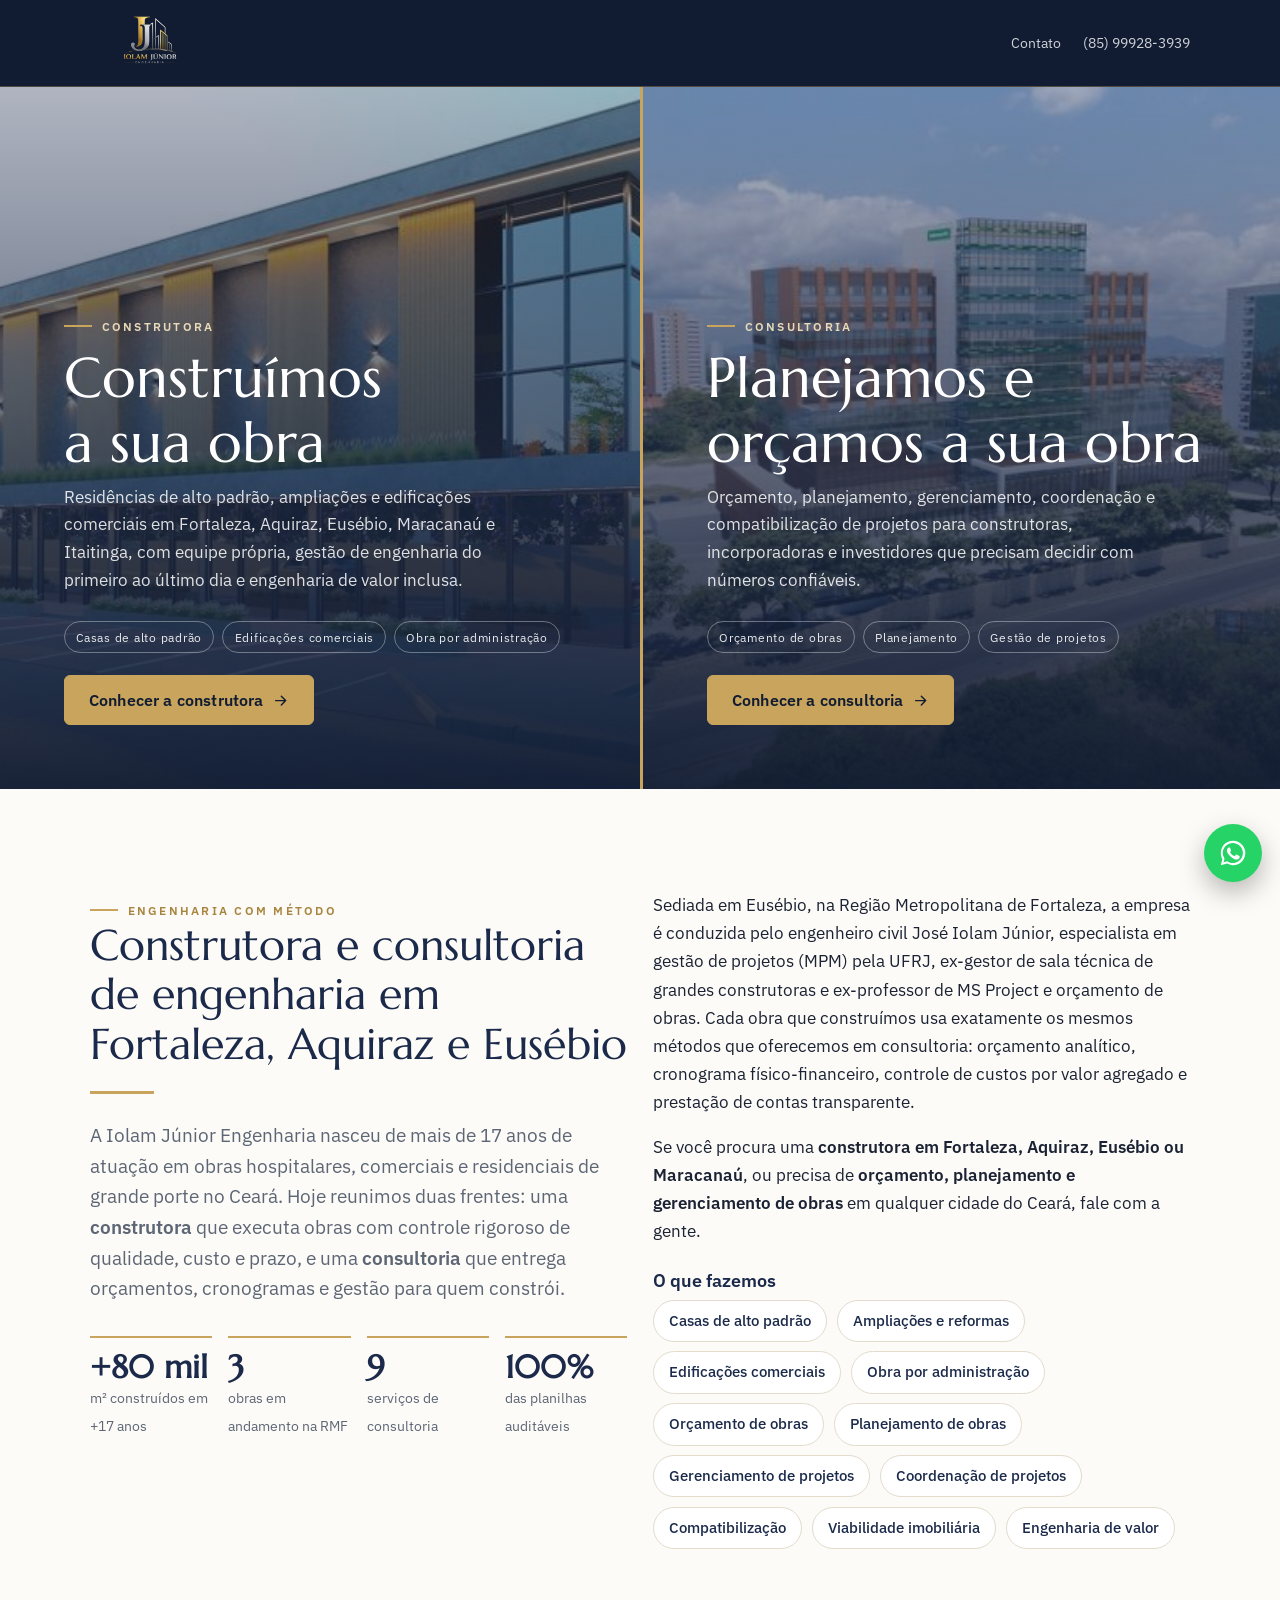
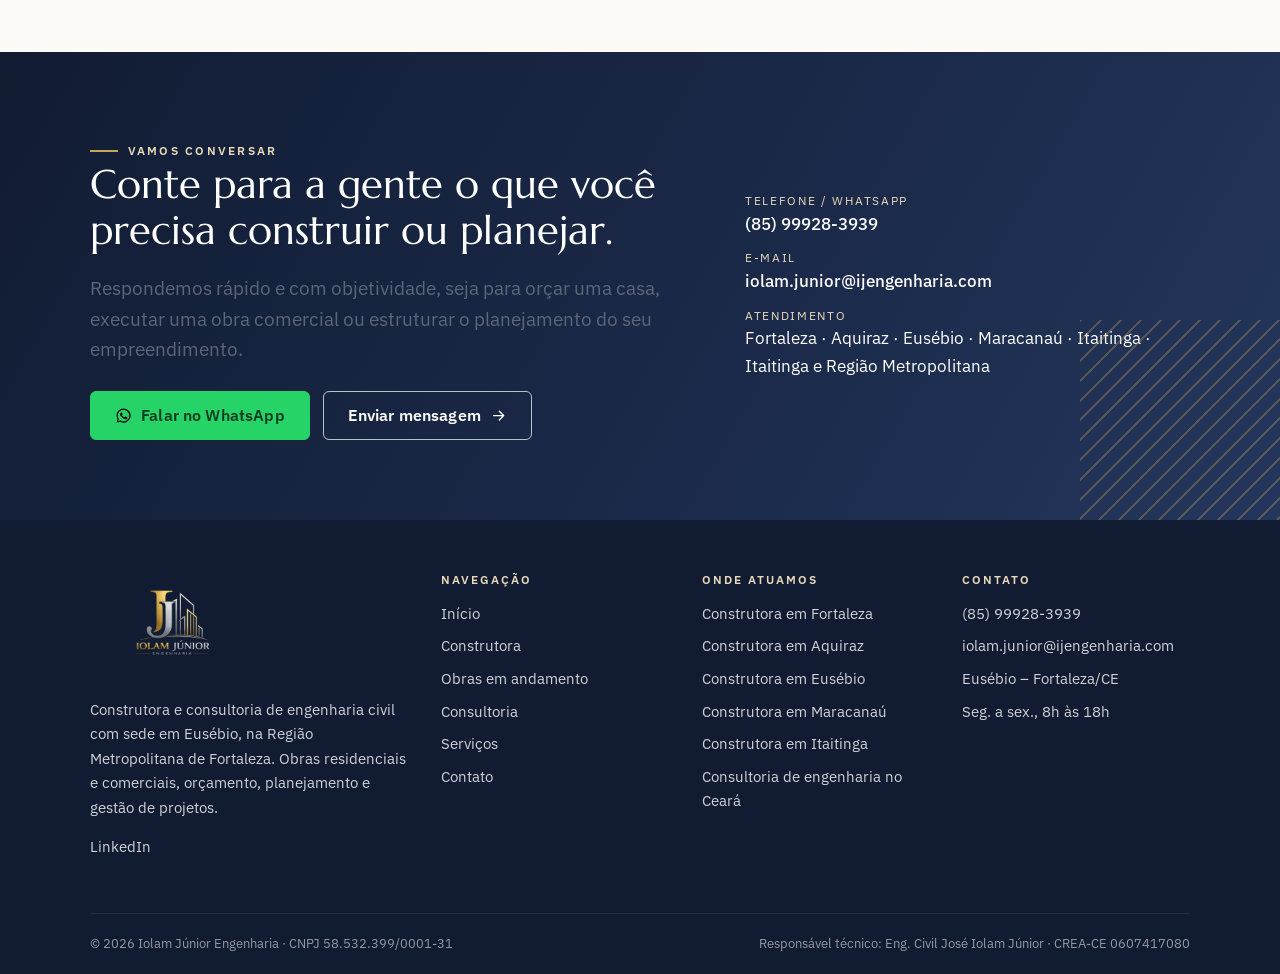
<file: index.html>
<!DOCTYPE html>
<html lang="pt-BR">
<head>
<meta charset="utf-8">
<meta name="viewport" content="width=device-width, initial-scale=1">
<title>Iolam Júnior Engenharia | Construtora e Consultoria de Engenharia em Fortaleza, Aquiraz e Eusébio</title>
<meta name="description" content="Construtora e consultoria de engenharia civil em Fortaleza, Aquiraz, Eusébio, Maracanaú e Itaitinga. Obras residenciais e comerciais, orçamento de obras, planejamento, gerenciamento e coordenação de projetos com mais de 17 anos de experiência.">
<meta name="keywords" content="construtora de casas de alto padrão Fortaleza, construção de residências de alto padrão Eusébio, construtora de alto padrão Aquiraz, construtora em Fortaleza, construtora em Aquiraz, construtora em Eusébio, construtora em Maracanaú, construtora em Itaitinga, consultoria de engenharia, orçamento de obras, planejamento de obras, gerenciamento de obras Ceará">
<link rel="canonical" href="https://www.ijengenharia.com/">
<meta name="robots" content="index, follow, max-image-preview:large, max-snippet:-1, max-video-preview:-1">
<meta name="author" content="Iolam Júnior Engenharia">
<meta name="geo.region" content="BR-CE">
<meta name="geo.placename" content="Eusébio, Fortaleza, Aquiraz, Maracanaú, Itaitinga">
<link rel="alternate" hreflang="pt-BR" href="https://www.ijengenharia.com/">
<link rel="alternate" hreflang="x-default" href="https://www.ijengenharia.com/">
<meta property="og:locale" content="pt_BR">
<meta property="og:type" content="website">
<meta property="og:site_name" content="Iolam Júnior Engenharia">
<meta property="og:title" content="Iolam Júnior Engenharia | Construtora e Consultoria de Engenharia em Fortaleza, Aquiraz e Eusébio">
<meta property="og:description" content="Construtora e consultoria de engenharia civil em Fortaleza, Aquiraz, Eusébio, Maracanaú e Itaitinga. Obras residenciais e comerciais, orçamento de obras, planejamento, gerenciamento e coordenação de projetos com mais de 17 anos de experiência.">
<meta property="og:url" content="https://www.ijengenharia.com/">
<meta property="og:image" content="https://www.ijengenharia.com/assets/img/og-home.jpg">
<meta property="og:image:width" content="1200">
<meta property="og:image:height" content="630">
<meta name="twitter:card" content="summary_large_image">
<meta name="twitter:title" content="Iolam Júnior Engenharia | Construtora e Consultoria de Engenharia em Fortaleza, Aquiraz e Eusébio">
<meta name="twitter:description" content="Construtora e consultoria de engenharia civil em Fortaleza, Aquiraz, Eusébio, Maracanaú e Itaitinga. Obras residenciais e comerciais, orçamento de obras, planejamento, gerenciamento e coordenação de projetos com mais de 17 anos de experiência.">
<meta name="twitter:image" content="https://www.ijengenharia.com/assets/img/og-home.jpg">
<meta name="theme-color" content="#1B2A4A">
<link rel="icon" href="/favicon.ico" sizes="any">
<link rel="icon" type="image/png" sizes="32x32" href="/assets/img/icon-32.png">
<link rel="apple-touch-icon" href="/assets/img/icon-180.png">
<link rel="manifest" href="/site.webmanifest">
<link rel="preload" href="/assets/fonts/marcellus-latin-400-normal.woff2" as="font" type="font/woff2" crossorigin>
<link rel="preload" href="/assets/fonts/ibm-plex-sans-latin-400-normal.woff2" as="font" type="font/woff2" crossorigin>
<link rel="stylesheet" href="/assets/fonts/fonts.css">
<link rel="stylesheet" href="/assets/css/style.css">
<script type="application/ld+json">{"@context": "https://schema.org", "@graph": [{"@type": "WebSite", "@id": "https://www.ijengenharia.com/#website", "url": "https://www.ijengenharia.com/", "name": "Iolam Júnior Engenharia", "inLanguage": "pt-BR", "publisher": {"@id": "https://www.ijengenharia.com/#org"}}, {"@type": ["Organization", "GeneralContractor", "ProfessionalService"], "@id": "https://www.ijengenharia.com/#org", "name": "Iolam Júnior Engenharia", "alternateName": ["IJ Engenharia", "Iolam Junior Engenharia"], "legalName": "Iolam Júnior Engenharia", "taxID": "58.532.399/0001-31", "foundingDate": "2024-12", "url": "https://www.ijengenharia.com/", "logo": "https://www.ijengenharia.com/assets/img/logo-iolam-junior-engenharia.png", "image": "https://www.ijengenharia.com/assets/img/og-home.jpg", "description": "Construtora e consultoria de engenharia civil em Fortaleza, Aquiraz, Eusébio, Maracanaú e Itaitinga (CE), com mais de 80.000 m² construídos: execução de obras residenciais e comerciais, orçamento de obras, planejamento, gerenciamento, coordenação e compatibilização de projetos.", "slogan": "Engenharia que planeja, orça e constrói com precisão.", "telephone": "+5585999283939", "email": "iolam.junior@ijengenharia.com", "priceRange": "$$", "address": {"@type": "PostalAddress", "addressLocality": "Eusébio", "addressRegion": "CE", "addressCountry": "BR"}, "geo": {"@type": "GeoCoordinates", "latitude": -3.8903, "longitude": -38.4507}, "areaServed": [{"@type": "City", "name": "Fortaleza", "sameAs": "https://pt.wikipedia.org/wiki/Fortaleza"}, {"@type": "City", "name": "Aquiraz", "sameAs": "https://pt.wikipedia.org/wiki/Aquiraz"}, {"@type": "City", "name": "Eusébio", "sameAs": "https://pt.wikipedia.org/wiki/Eus%C3%A9bio_(Cear%C3%A1)"}, {"@type": "City", "name": "Maracanaú", "sameAs": "https://pt.wikipedia.org/wiki/Maracana%C3%BA"}, {"@type": "City", "name": "Itaitinga", "sameAs": "https://pt.wikipedia.org/wiki/Itaitinga"}, {"@type": "AdministrativeArea", "name": "Região Metropolitana de Fortaleza"}, {"@type": "State", "name": "Ceará"}], "openingHoursSpecification": {"@type": "OpeningHoursSpecification", "dayOfWeek": ["Monday", "Tuesday", "Wednesday", "Thursday", "Friday"], "opens": "08:00", "closes": "18:00"}, "contactPoint": {"@type": "ContactPoint", "telephone": "+5585999283939", "contactType": "sales", "email": "iolam.junior@ijengenharia.com", "availableLanguage": "Portuguese", "areaServed": "BR"}, "sameAs": ["https://www.linkedin.com/in/iolam-junior/"], "founder": {"@id": "https://www.ijengenharia.com/#founder"}, "employee": {"@id": "https://www.ijengenharia.com/#founder"}, "knowsAbout": ["Construção civil", "Orçamento de obras", "Planejamento de obras", "Gerenciamento de projetos", "Coordenação de projetos", "Compatibilização de projetos", "Engenharia de valor", "Desenvolvimento imobiliário", "SINAPI", "SEINFRA-CE", "Curva ABC", "Cronograma físico-financeiro", "Valor agregado (EVM)"], "hasOfferCatalog": {"@type": "OfferCatalog", "name": "Serviços de engenharia", "itemListElement": [{"@type": "Offer", "itemOffered": {"@type": "Service", "name": "Construção de obras residenciais e comerciais", "url": "https://www.ijengenharia.com/construtora.html"}}, {"@type": "Offer", "itemOffered": {"@type": "Service", "name": "Orçamento de obras", "url": "https://www.ijengenharia.com/consultoria.html#orcamento"}}, {"@type": "Offer", "itemOffered": {"@type": "Service", "name": "Planejamento de obras", "url": "https://www.ijengenharia.com/consultoria.html#planejamento"}}, {"@type": "Offer", "itemOffered": {"@type": "Service", "name": "Gerenciamento de projetos e obras", "url": "https://www.ijengenharia.com/consultoria.html#gerenciamento"}}, {"@type": "Offer", "itemOffered": {"@type": "Service", "name": "Coordenação de projetos", "url": "https://www.ijengenharia.com/consultoria.html#coordenacao"}}, {"@type": "Offer", "itemOffered": {"@type": "Service", "name": "Compatibilização de projetos", "url": "https://www.ijengenharia.com/consultoria.html#compatibilizacao"}}, {"@type": "Offer", "itemOffered": {"@type": "Service", "name": "Desenvolvimento imobiliário e estudo de viabilidade", "url": "https://www.ijengenharia.com/consultoria.html#imobiliario"}}, {"@type": "Offer", "itemOffered": {"@type": "Service", "name": "Propostas técnicas e comerciais", "url": "https://www.ijengenharia.com/consultoria.html#propostas"}}, {"@type": "Offer", "itemOffered": {"@type": "Service", "name": "Engenharia de valor", "url": "https://www.ijengenharia.com/consultoria.html#engenharia-de-valor"}}]}}, {"@type": "Person", "@id": "https://www.ijengenharia.com/#founder", "name": "José Iolam Júnior", "alternateName": "Iolam Júnior", "jobTitle": "Engenheiro Civil, Diretor Técnico; ex-gestor de sala técnica de grandes construtoras", "worksFor": {"@id": "https://www.ijengenharia.com/#org"}, "hasCredential": {"@type": "EducationalOccupationalCredential", "name": "CREA-CE 0607417080", "credentialCategory": "Registro profissional"}, "alumniOf": [{"@type": "CollegeOrUniversity", "name": "UFRJ"}], "hasOccupation": {"@type": "Occupation", "name": "Engenheiro civil especialista em gestão de projetos (MPM/UFRJ)"}, "knowsAbout": ["Orçamento de obras", "Planejamento de obras", "Gestão de projetos", "MS Project"], "sameAs": ["https://www.linkedin.com/in/iolam-junior/"], "url": "https://www.ijengenharia.com/consultoria.html"}]}</script>
<script type="application/ld+json">{"@context": "https://schema.org", "@type": "WebPage", "@id": "https://www.ijengenharia.com/#webpage", "url": "https://www.ijengenharia.com/", "name": "Iolam Júnior Engenharia | Construtora e Consultoria de Engenharia em Fortaleza, Aquiraz e Eusébio", "description": "Construtora e consultoria de engenharia civil em Fortaleza, Aquiraz, Eusébio, Maracanaú e Itaitinga. Obras residenciais e comerciais, orçamento de obras, planejamento, gerenciamento e coordenação de projetos com mais de 17 anos de experiência.", "inLanguage": "pt-BR", "isPartOf": {"@id": "https://www.ijengenharia.com/#website"}, "about": {"@id": "https://www.ijengenharia.com/#org"}, "primaryImageOfPage": "https://www.ijengenharia.com/assets/img/og-home.jpg", "dateModified": "2026-09-27"}</script>
</head>
<body>
<a class="skip" href="#conteudo">Ir para o conteúdo</a>
<header class="chooser-header">
 <div class="wrap">
  <a href="/" aria-label="Iolam Júnior Engenharia"><img src="/assets/img/logo-iolam-junior-engenharia.png" alt="Iolam Júnior Engenharia" width="119" height="80"></a>
  <nav class="mini" aria-label="Atalhos"><a href="/contato.html">Contato</a><a href="tel:+5585999283939">(85) 99928-3939</a></nav>
 </div>
</header>
<main id="conteudo">
<section class="chooser" aria-label="Escolha uma área">
 <article class="choice">
  <img src="/assets/img/mall-jardins-munique-1.jpg" srcset="/assets/img/mall-jardins-munique-1-sm.jpg 800w, /assets/img/mall-jardins-munique-1.jpg 1600w" sizes="(max-width: 820px) 100vw, 50vw" alt="Mall Jardins de Munique em Aquiraz, obra comercial em execução pela construtora Iolam Júnior Engenharia" width="1600" height="901" fetchpriority="high" class="bg">
  <span class="eyebrow">Construtora</span>
  <h2>Construímos a sua obra</h2>
  <p>Residências de alto padrão, ampliações e edificações comerciais em Fortaleza, Aquiraz, Eusébio, Maracanaú e Itaitinga, com equipe própria, gestão de engenharia do primeiro ao último dia e engenharia de valor inclusa.</p>
  <div class="tags"><span>Casas de alto padrão</span><span>Edificações comerciais</span><span>Obra por administração</span></div>
  <a class="btn btn-gold" href="/construtora.html">Conhecer a construtora <svg viewBox="0 0 24 24" aria-hidden="true" fill="none" stroke="currentColor" stroke-width="2" stroke-linecap="round" stroke-linejoin="round"><path d="M5 12h14M13 6l6 6-6 6"/></svg></a>
  <a class="choice-link" href="/construtora.html" aria-label="Ir para Construtora"></a>
 </article>
 <article class="choice">
  <img src="/assets/img/portfolio-hospital-unimed-sul.jpg" srcset="/assets/img/portfolio-hospital-unimed-sul-sm.jpg 800w, /assets/img/portfolio-hospital-unimed-sul.jpg 1600w" sizes="(max-width: 820px) 100vw, 50vw" alt="Hospital Unimed Sul em Fortaleza, obra de grande porte que integra a experiência da consultoria Iolam Júnior Engenharia" width="1400" height="786" fetchpriority="high" class="bg">
  <span class="eyebrow">Consultoria</span>
  <h2>Planejamos e orçamos a sua obra</h2>
  <p>Orçamento, planejamento, gerenciamento, coordenação e compatibilização de projetos para construtoras, incorporadoras e investidores que precisam decidir com números confiáveis.</p>
  <div class="tags"><span>Orçamento de obras</span><span>Planejamento</span><span>Gestão de projetos</span></div>
  <a class="btn btn-gold" href="/consultoria.html">Conhecer a consultoria <svg viewBox="0 0 24 24" aria-hidden="true" fill="none" stroke="currentColor" stroke-width="2" stroke-linecap="round" stroke-linejoin="round"><path d="M5 12h14M13 6l6 6-6 6"/></svg></a>
  <a class="choice-link" href="/consultoria.html" aria-label="Ir para Consultoria"></a>
 </article>
</section>

<section class="section intro">
 <div class="wrap grid grid-2">
  <div class="reveal">
   <span class="eyebrow">Engenharia com método</span>
   <h1>Construtora e consultoria de engenharia em Fortaleza, Aquiraz e Eusébio</h1>
   <hr class="gold-rule">
   <p class="lead">A Iolam Júnior Engenharia nasceu de mais de 17 anos de atuação em obras hospitalares, comerciais e residenciais de grande porte no Ceará. Hoje reunimos duas frentes: uma <strong>construtora</strong> que executa obras com controle rigoroso de qualidade, custo e prazo, e uma <strong>consultoria</strong> que entrega orçamentos, cronogramas e gestão para quem constrói.</p>
   <div class="stats">
    <div><b>+80 mil</b><span>m² construídos em +17 anos</span></div>
    <div><b>3</b><span>obras em andamento na RMF</span></div>
    <div><b>9</b><span>serviços de consultoria</span></div>
    <div><b>100%</b><span>das planilhas auditáveis</span></div>
   </div>
  </div>
  <div class="reveal">
   <p>Sediada em Eusébio, na Região Metropolitana de Fortaleza, a empresa é conduzida pelo engenheiro civil José Iolam Júnior, especialista em gestão de projetos (MPM) pela UFRJ, ex-gestor de sala técnica de grandes construtoras e ex-professor de MS Project e orçamento de obras. Cada obra que construímos usa exatamente os mesmos métodos que oferecemos em consultoria: orçamento analítico, cronograma físico-financeiro, controle de custos por valor agregado e prestação de contas transparente.</p>
   <p>Se você procura uma <strong>construtora em Fortaleza, Aquiraz, Eusébio ou Maracanaú</strong>, ou precisa de <strong>orçamento, planejamento e gerenciamento de obras</strong> em qualquer cidade do Ceará, fale com a gente.</p>
   <h3 style="margin-top:1.6rem;font-size:1.1rem;font-family:var(--font-body);font-weight:600">O que fazemos</h3>
   <div class="tag-cloud">
    <a href="/construtora.html#alto-padrao">Casas de alto padrão</a><a href="/construtora.html">Ampliações e reformas</a><a href="/construtora.html">Edificações comerciais</a><a href="/construtora.html#regimes">Obra por administração</a>
    <a href="/consultoria.html#orcamento">Orçamento de obras</a><a href="/consultoria.html#planejamento">Planejamento de obras</a><a href="/consultoria.html#gerenciamento">Gerenciamento de projetos</a><a href="/consultoria.html#coordenacao">Coordenação de projetos</a><a href="/consultoria.html#compatibilizacao">Compatibilização</a><a href="/consultoria.html#imobiliario">Viabilidade imobiliária</a><a href="/consultoria.html#engenharia-de-valor">Engenharia de valor</a>
   </div>
  </div>
 </div>
</section>
<section class="cta">
 <div class="wrap">
  <div>
   <span class="eyebrow light">Vamos conversar</span>
   <h2>Conte para a gente o que você precisa construir ou planejar.</h2>
   <p class="lead">Respondemos rápido e com objetividade, seja para orçar uma casa, executar uma obra comercial ou estruturar o planejamento do seu empreendimento.</p>
   <div class="btn-row">
    <a class="btn btn-wa" href="https://wa.me/5585999283939?text=Ol%C3%A1%2C%20Iolam%20J%C3%BAnior%20Engenharia!%20Vim%20pelo%20site%20e%20gostaria%20de%20falar%20sobre%20um%20projeto" target="_blank" rel="noopener"><svg viewBox="0 0 32 32" aria-hidden="true"><path d="M16 3C8.8 3 3 8.8 3 16c0 2.3.6 4.5 1.7 6.5L3 29l6.7-1.7A13 13 0 1 0 16 3zm0 23.7c-2 0-4-.5-5.7-1.6l-.4-.2-4 1 1.1-3.9-.3-.4A10.7 10.7 0 1 1 16 26.7zm5.9-8c-.3-.2-1.9-.9-2.2-1-.3-.1-.5-.2-.7.2l-1 1.2c-.2.2-.4.2-.7.1a8.7 8.7 0 0 1-4.3-3.8c-.3-.6.3-.5.9-1.7.1-.2 0-.4 0-.6l-1-2.4c-.3-.6-.5-.5-.7-.5h-.6c-.2 0-.6.1-.9.4-.3.3-1.2 1.1-1.2 2.8s1.2 3.3 1.4 3.5c.2.2 2.4 3.6 5.8 5.1 2.1.9 3 1 4 .8.7-.1 1.9-.8 2.2-1.6.3-.8.3-1.4.2-1.6l-.6-.3z"/></svg> Falar no WhatsApp</a>
    <a class="btn btn-outline" href="/contato.html">Enviar mensagem <svg viewBox="0 0 24 24" aria-hidden="true" fill="none" stroke="currentColor" stroke-width="2" stroke-linecap="round" stroke-linejoin="round"><path d="M5 12h14M13 6l6 6-6 6"/></svg></a>
   </div>
  </div>
  <div class="contact-lines">
   <div><small>Telefone / WhatsApp</small><a href="tel:+5585999283939">(85) 99928-3939</a></div>
   <div><small>E-mail</small><a href="mailto:iolam.junior@ijengenharia.com">iolam.junior@ijengenharia.com</a></div>
   <div><small>Atendimento</small>Fortaleza · Aquiraz · Eusébio · Maracanaú · Itaitinga · Itaitinga e Região Metropolitana</div>
  </div>
 </div>
</section>
</main>
<footer class="site-footer">
 <div class="wrap">
  <div class="top">
   <div>
    <img class="logo" src="/assets/img/logo-iolam-junior-engenharia.png" alt="Iolam Júnior Engenharia" width="104" height="70">
    <p>Construtora e consultoria de engenharia civil com sede em Eusébio, na Região Metropolitana de Fortaleza. Obras residenciais e comerciais, orçamento, planejamento e gestão de projetos.</p>
    <p><a href="https://www.linkedin.com/in/iolam-junior/" target="_blank" rel="noopener">LinkedIn</a></p>
   </div>
   <div>
    <h4>Navegação</h4>
    <ul>
     <li><a href="/">Início</a></li>
     <li><a href="/construtora.html">Construtora</a></li>
     <li><a href="/construtora.html#obras">Obras em andamento</a></li>
     <li><a href="/consultoria.html">Consultoria</a></li>
     <li><a href="/consultoria.html#servicos">Serviços</a></li>
     <li><a href="/contato.html">Contato</a></li>
    </ul>
   </div>
   <div>
    <h4>Onde atuamos</h4>
    <ul>
     <li><a href="/construtora.html#areas">Construtora em Fortaleza</a></li>
     <li><a href="/construtora.html#areas">Construtora em Aquiraz</a></li>
     <li><a href="/construtora.html#areas">Construtora em Eusébio</a></li>
     <li><a href="/construtora.html#areas">Construtora em Maracanaú</a></li>
     <li><a href="/construtora.html#areas">Construtora em Itaitinga</a></li>
     <li><a href="/consultoria.html">Consultoria de engenharia no Ceará</a></li>
    </ul>
   </div>
   <div>
    <h4>Contato</h4>
    <ul>
     <li><a href="tel:+5585999283939">(85) 99928-3939</a></li>
     <li><a href="mailto:iolam.junior@ijengenharia.com">iolam.junior@ijengenharia.com</a></li>
     <li>Eusébio – Fortaleza/CE</li>
     <li>Seg. a sex., 8h às 18h</li>
    </ul>
   </div>
  </div>
  <div class="bottom">
   <span>© 2026 Iolam Júnior Engenharia · CNPJ 58.532.399/0001-31</span>
   <span>Responsável técnico: Eng. Civil José Iolam Júnior · CREA-CE 0607417080</span>
  </div>
 </div>
</footer>
<a class="wa-float" href="https://wa.me/5585999283939?text=Ol%C3%A1%2C%20Iolam%20J%C3%BAnior%20Engenharia!%20Vim%20pelo%20site%20e%20gostaria%20de%20falar%20sobre%20um%20projeto" target="_blank" rel="noopener" aria-label="Falar no WhatsApp"><svg viewBox="0 0 32 32" aria-hidden="true"><path d="M16 3C8.8 3 3 8.8 3 16c0 2.3.6 4.5 1.7 6.5L3 29l6.7-1.7A13 13 0 1 0 16 3zm0 23.7c-2 0-4-.5-5.7-1.6l-.4-.2-4 1 1.1-3.9-.3-.4A10.7 10.7 0 1 1 16 26.7zm5.9-8c-.3-.2-1.9-.9-2.2-1-.3-.1-.5-.2-.7.2l-1 1.2c-.2.2-.4.2-.7.1a8.7 8.7 0 0 1-4.3-3.8c-.3-.6.3-.5.9-1.7.1-.2 0-.4 0-.6l-1-2.4c-.3-.6-.5-.5-.7-.5h-.6c-.2 0-.6.1-.9.4-.3.3-1.2 1.1-1.2 2.8s1.2 3.3 1.4 3.5c.2.2 2.4 3.6 5.8 5.1 2.1.9 3 1 4 .8.7-.1 1.9-.8 2.2-1.6.3-.8.3-1.4.2-1.6l-.6-.3z"/></svg></a>
<script src="/assets/js/main.js" defer></script>
</body>
</html>
</file>
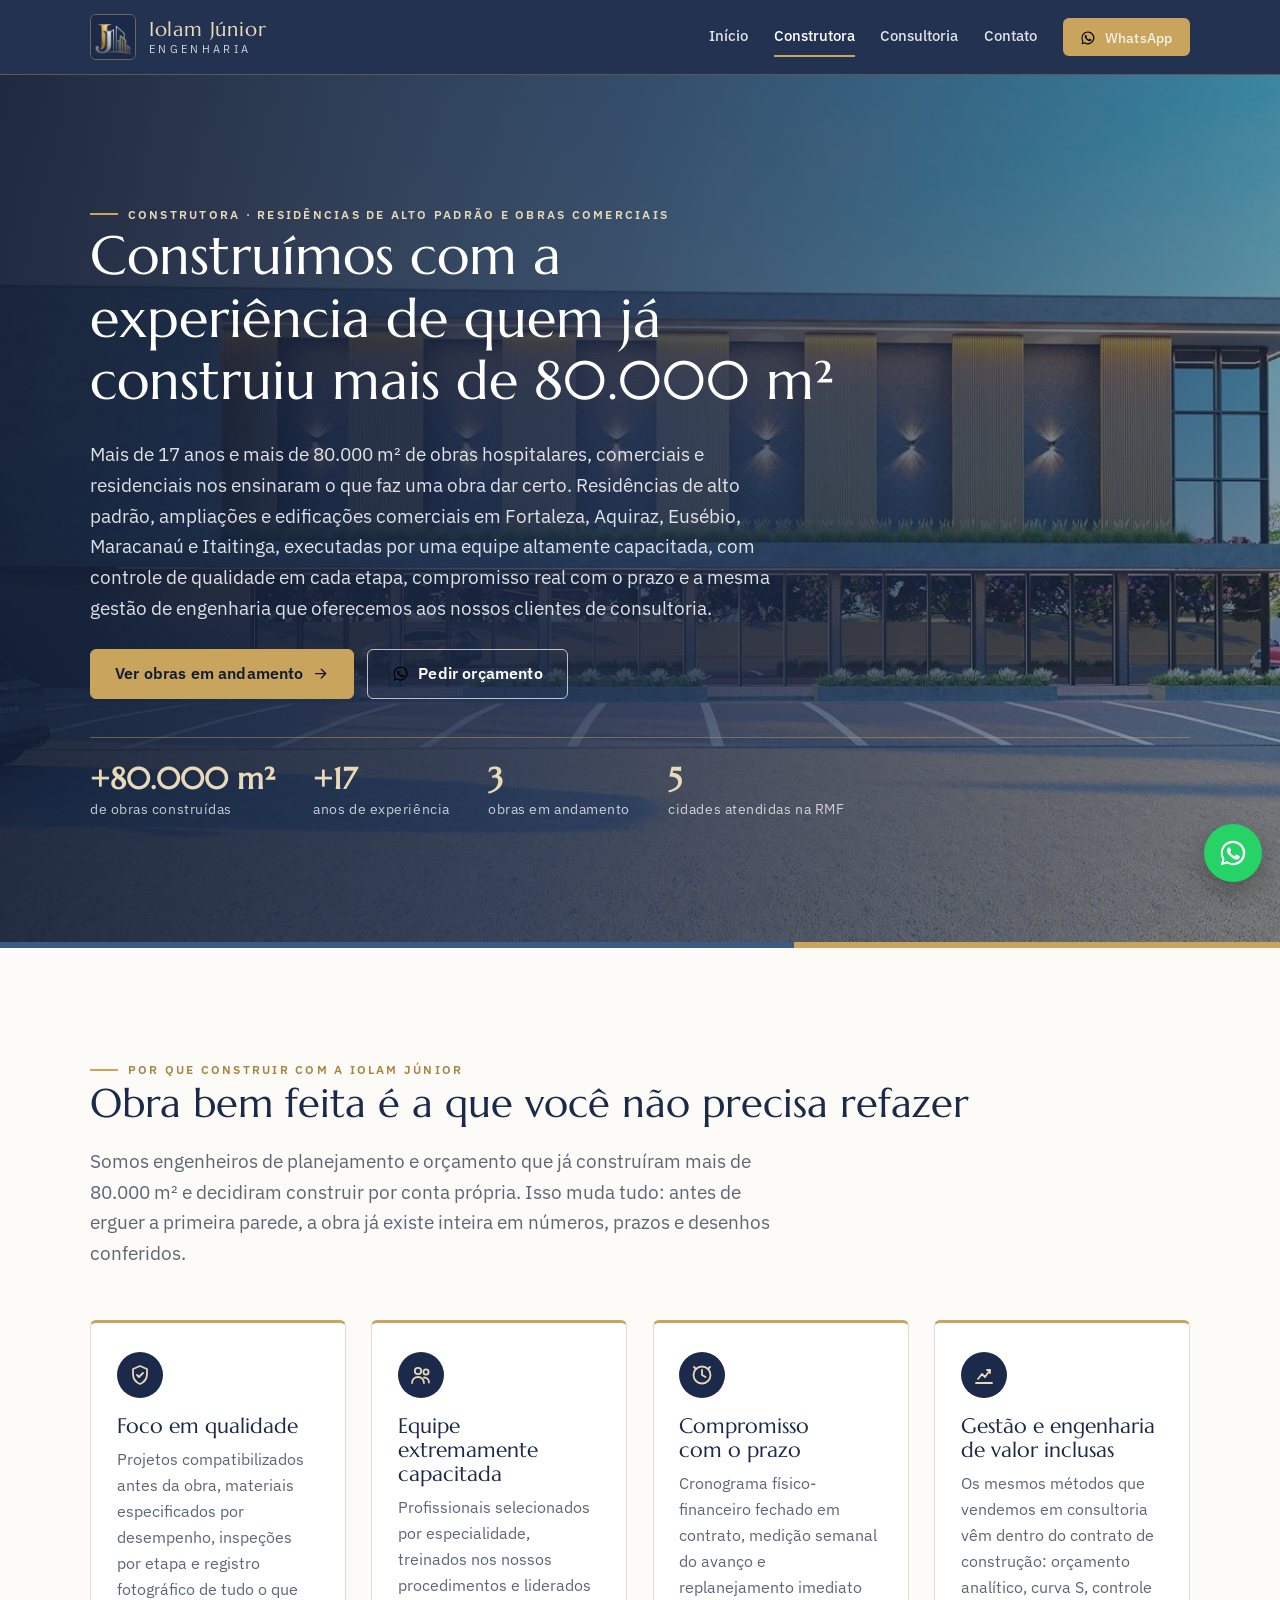
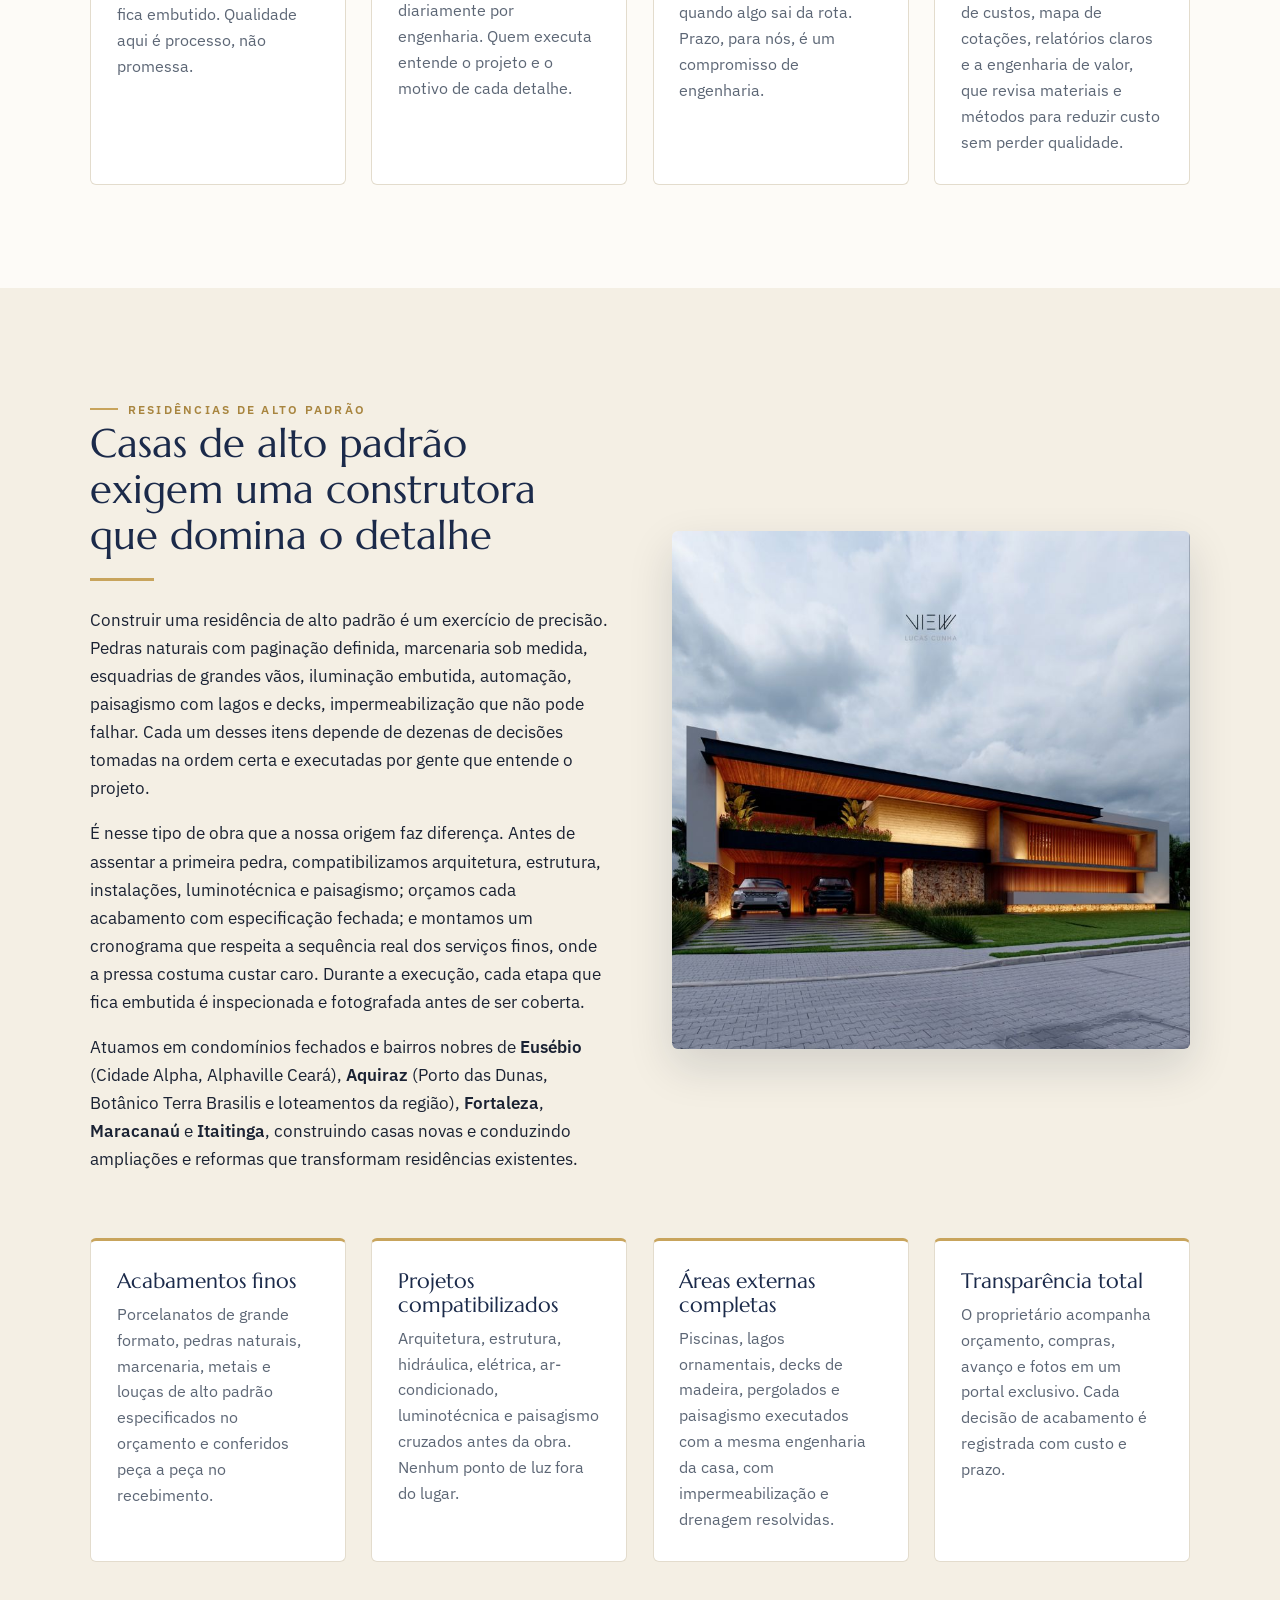
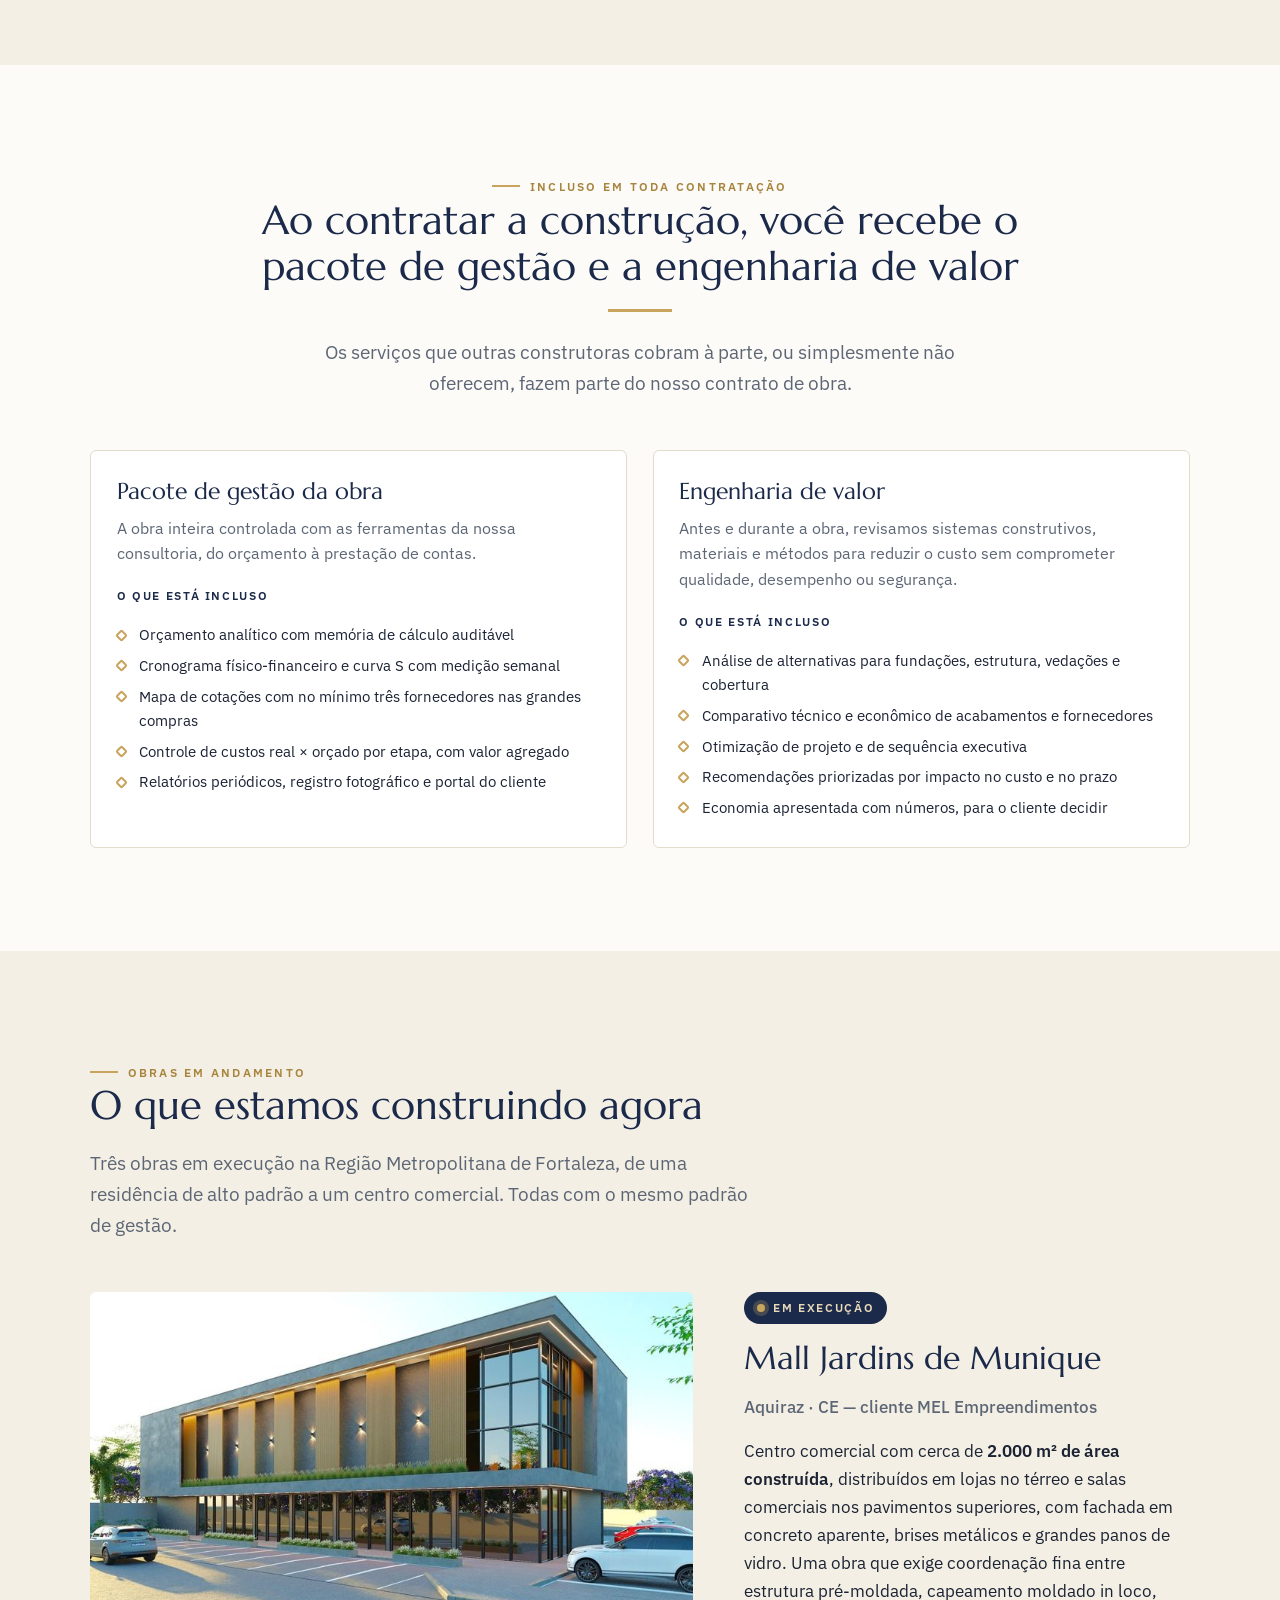
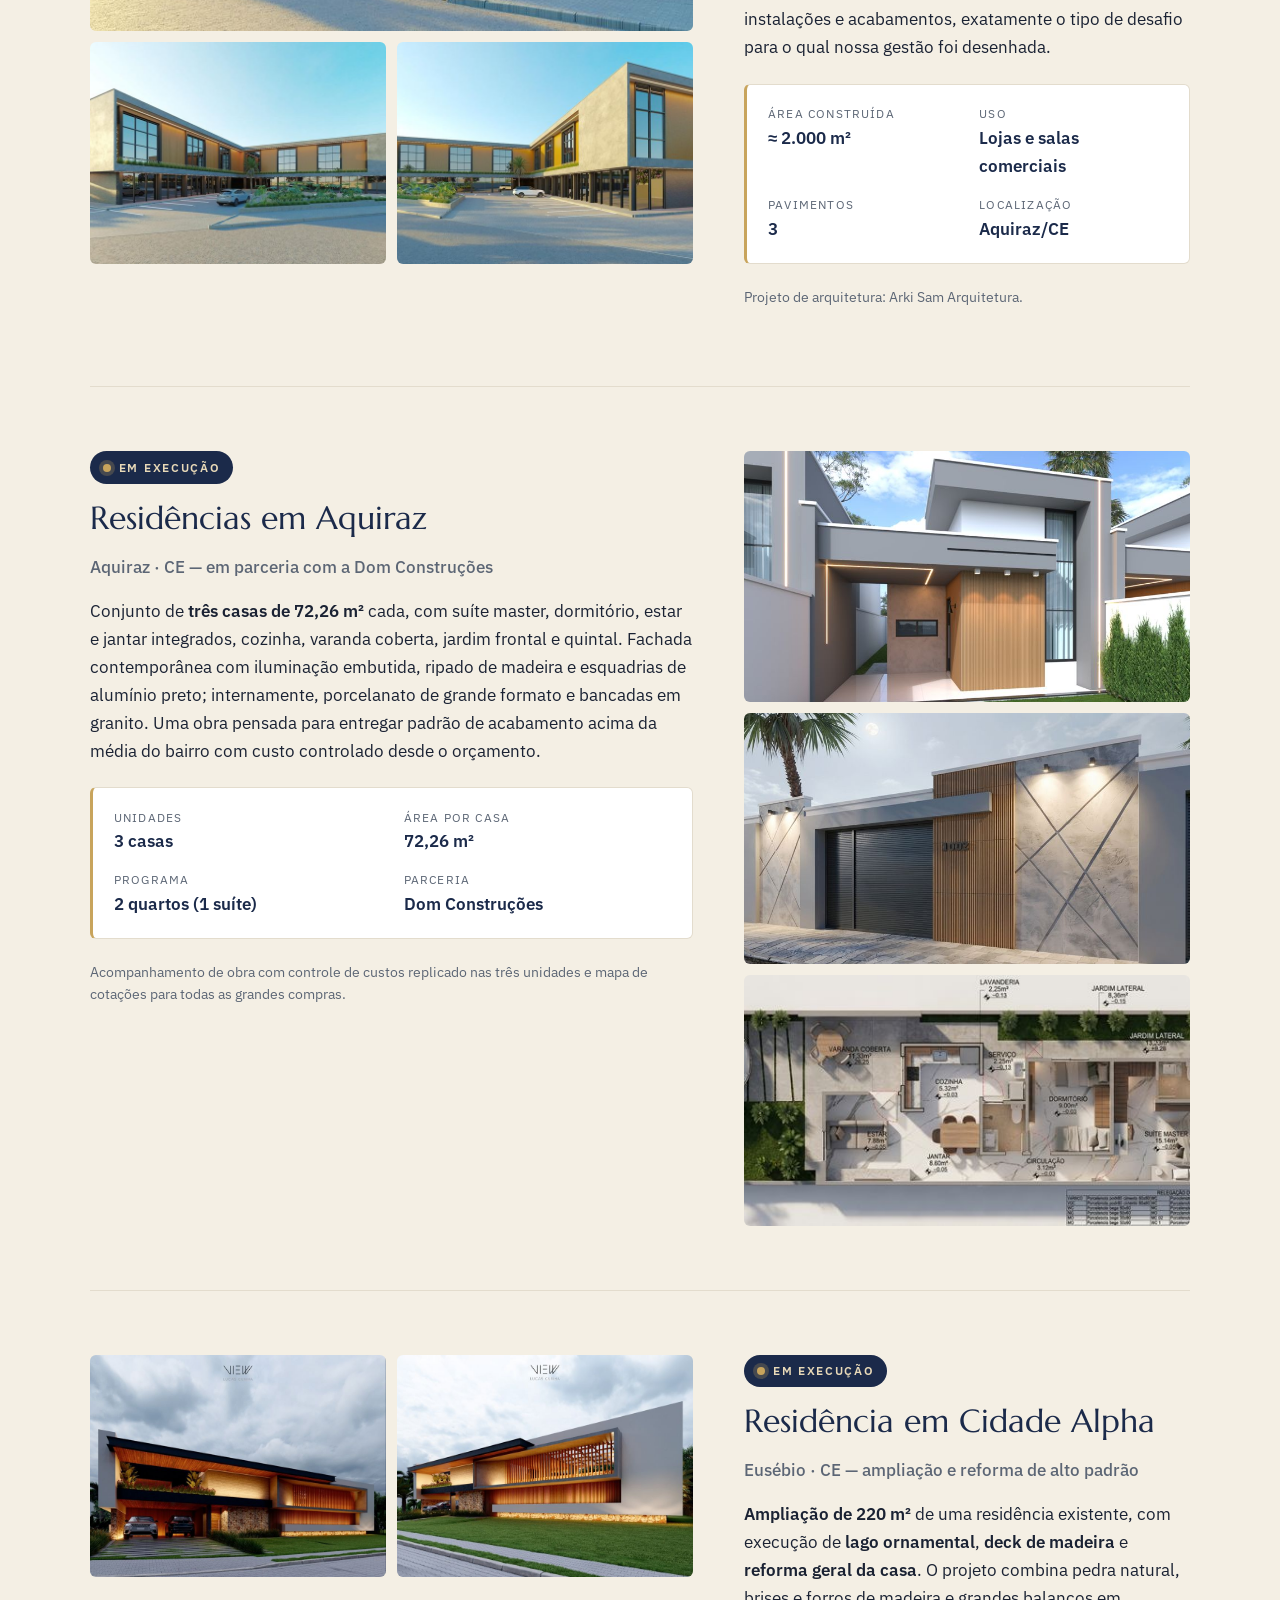
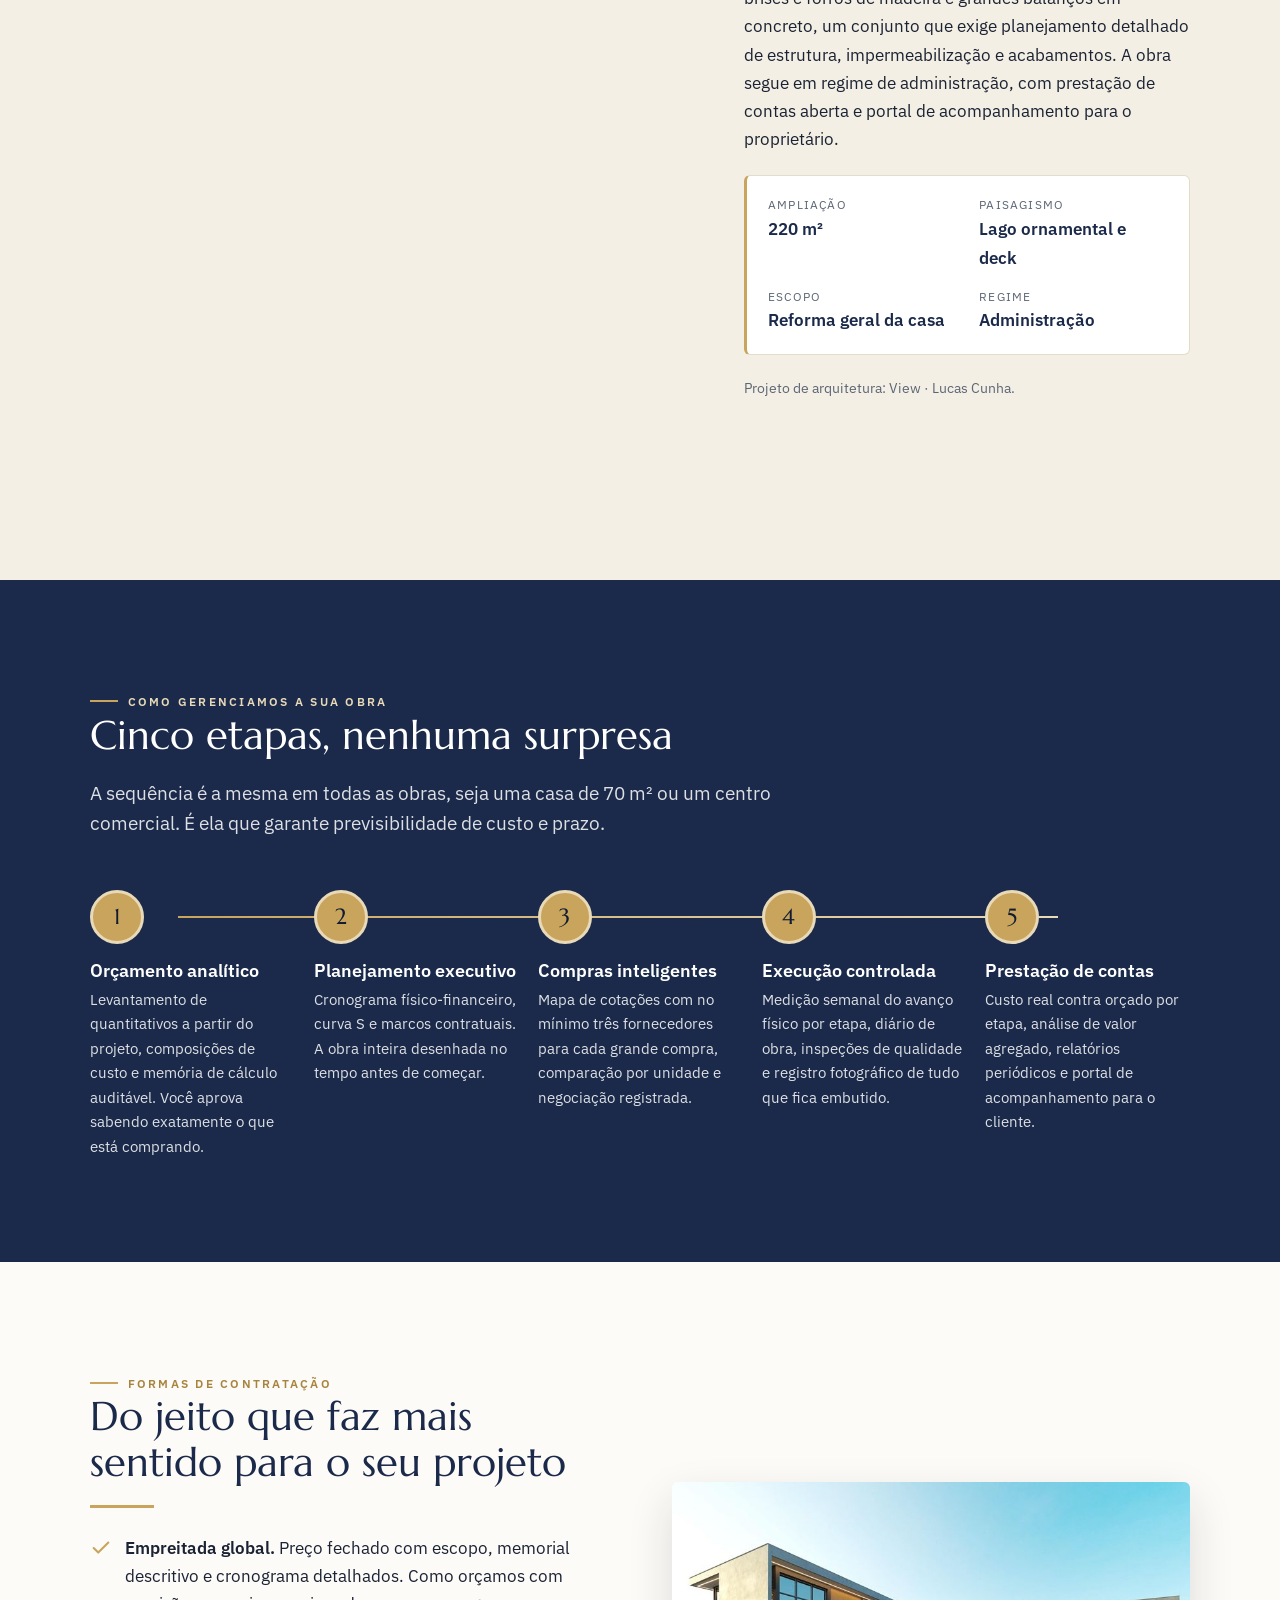
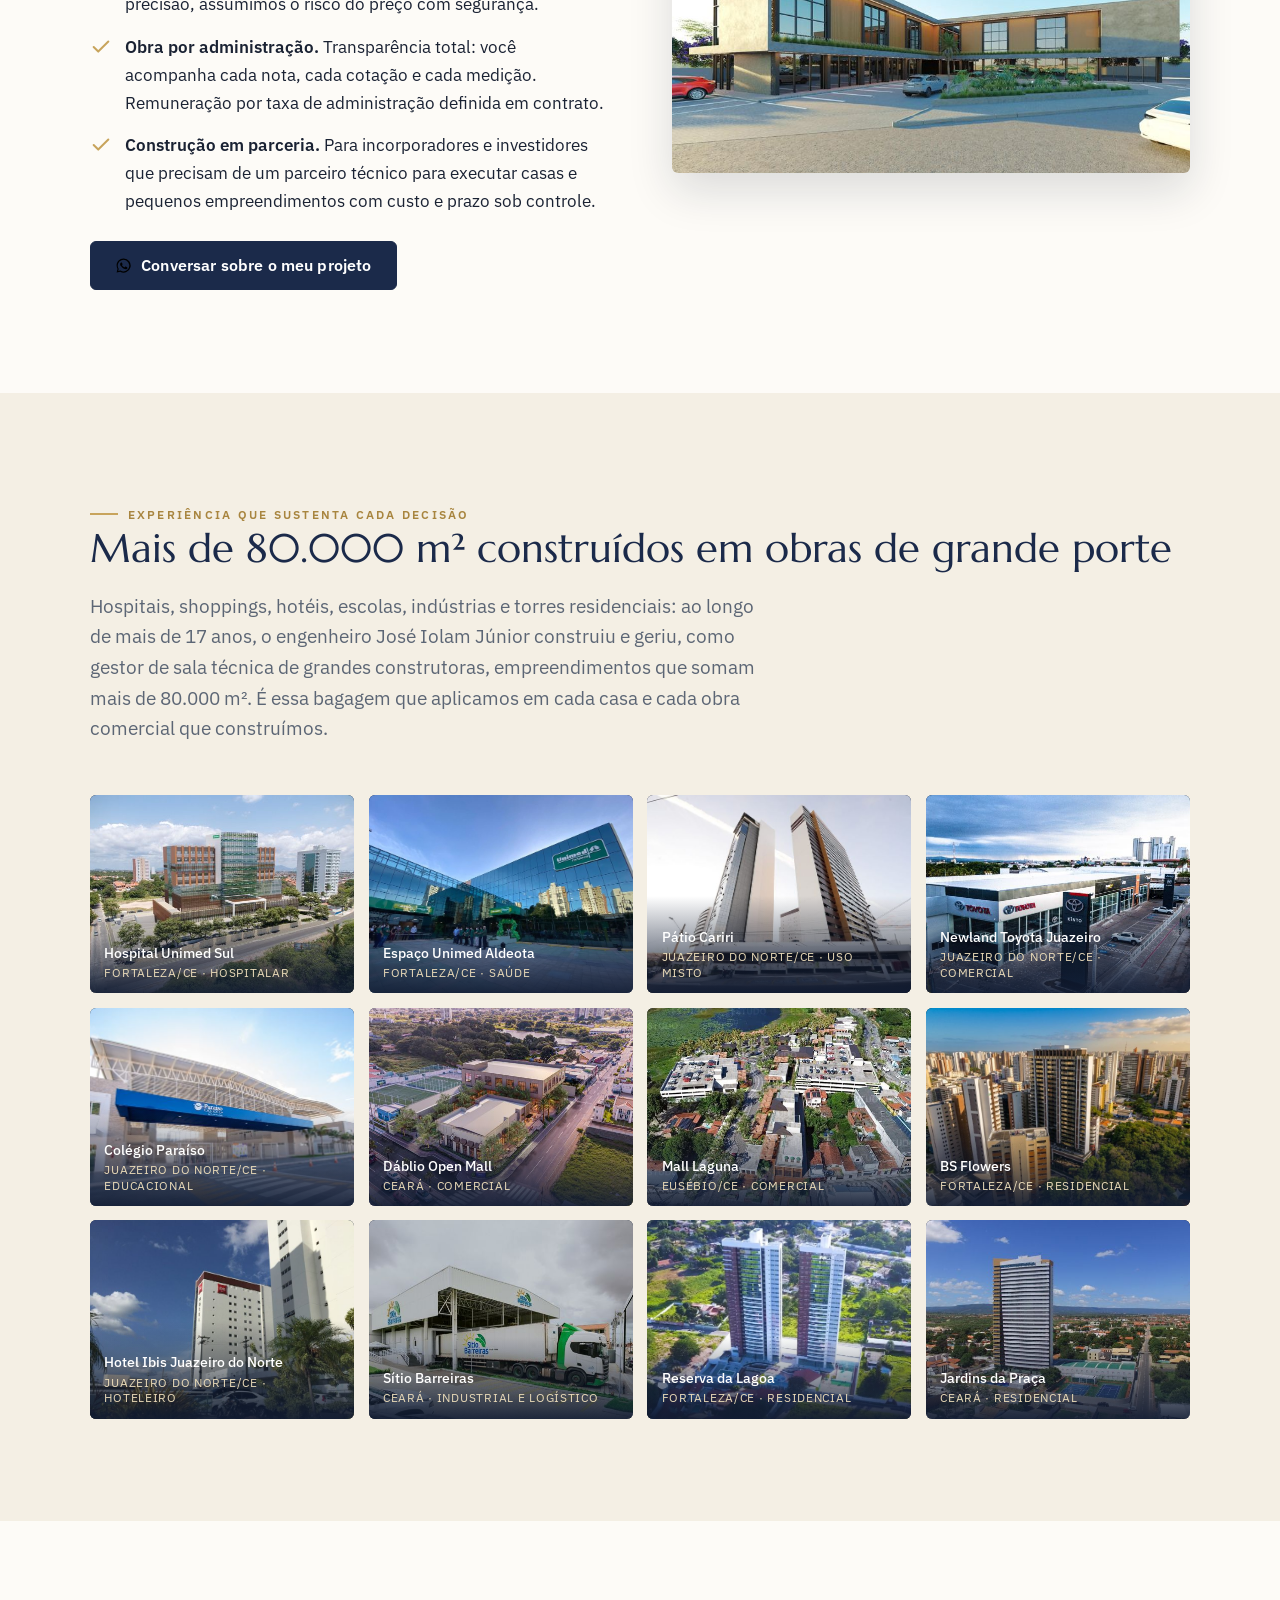
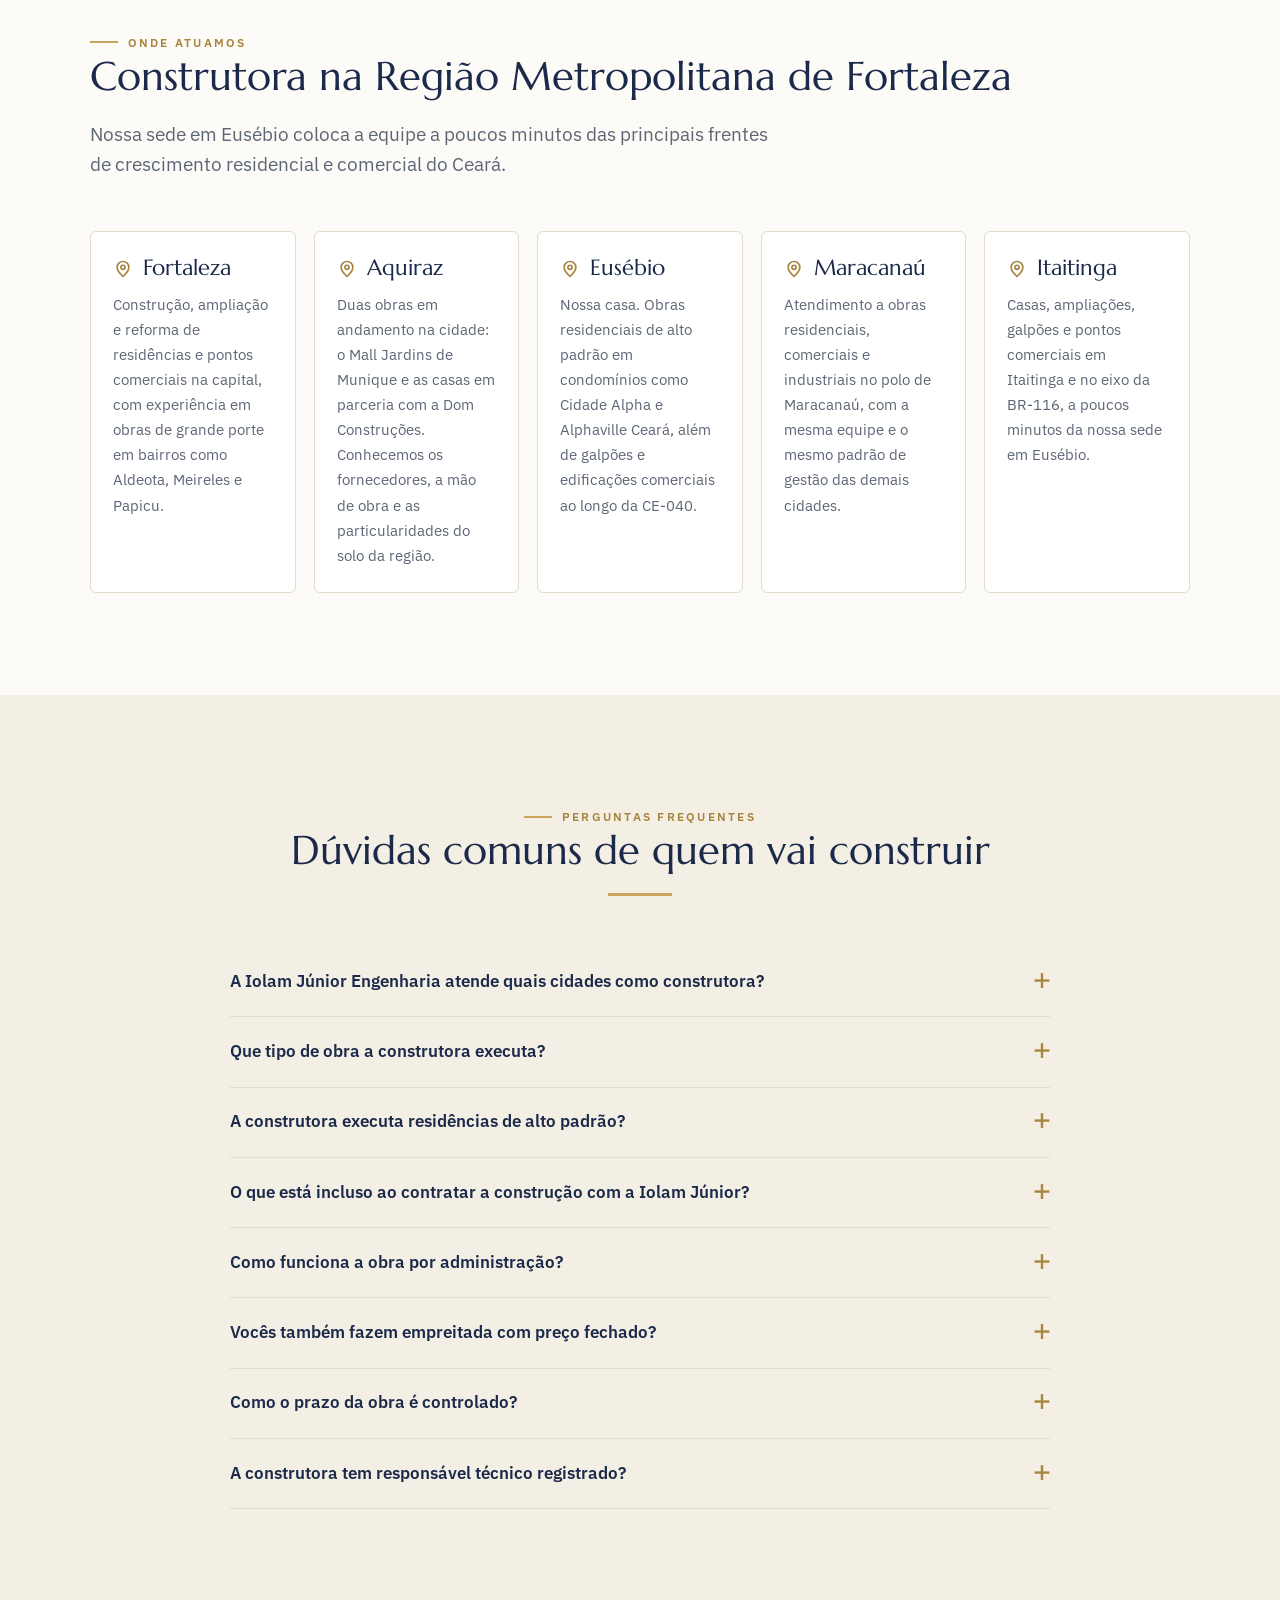
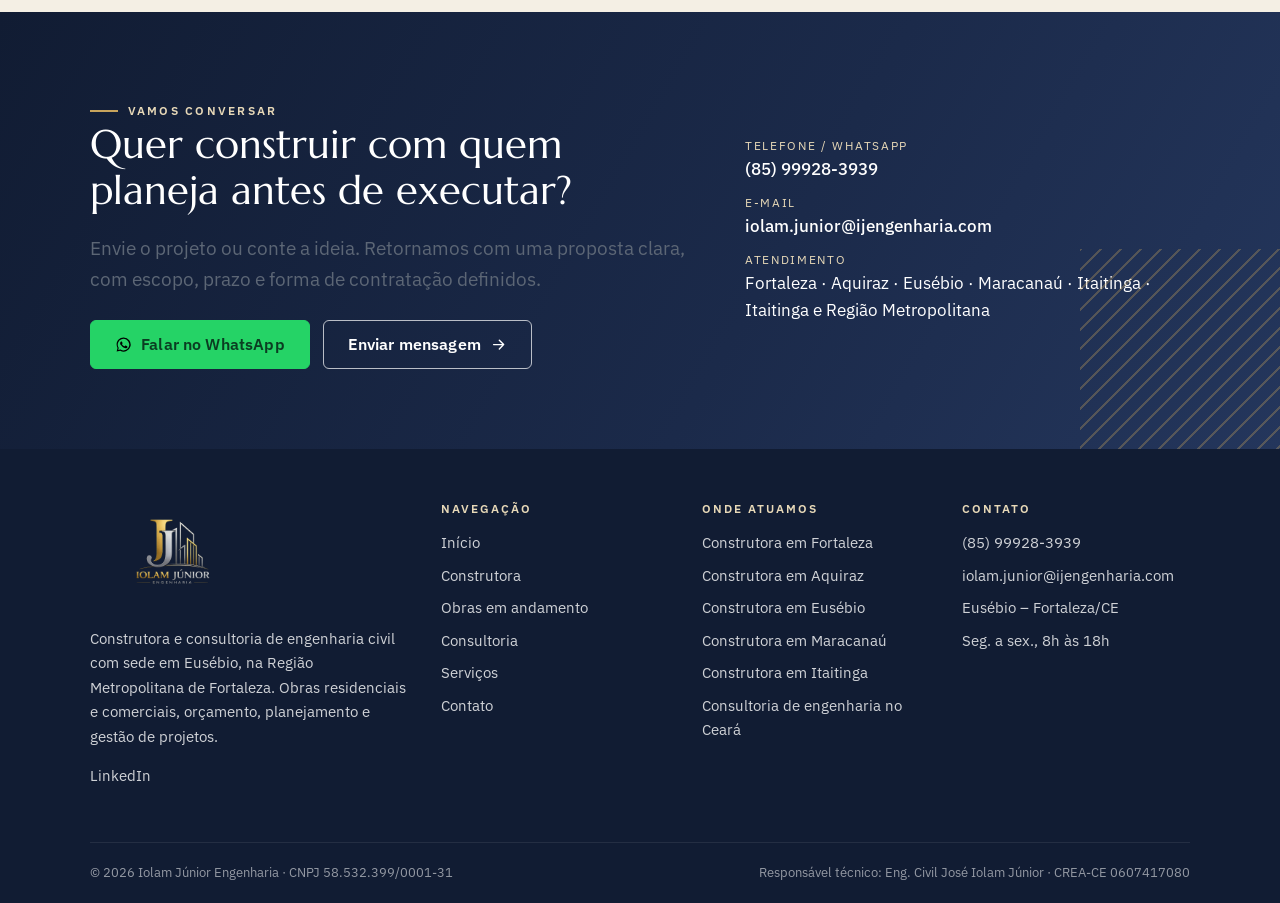
<file: construtora.html>
<!DOCTYPE html>
<html lang="pt-BR">
<head>
<meta charset="utf-8">
<meta name="viewport" content="width=device-width, initial-scale=1">
<title>Construtora em Fortaleza, Aquiraz e Eusébio | Casas de Alto Padrão e Obras Comerciais</title>
<meta name="description" content="Construtora em Fortaleza, Aquiraz, Eusébio, Maracanaú e Itaitinga especializada em residências de alto padrão, ampliações e edificações comerciais. Mais de 80.000 m² construídos, gestão de engenharia completa e engenharia de valor inclusa. Veja nossas obras em andamento.">
<meta name="keywords" content="construtora de casas de alto padrão Fortaleza, construção de residências de alto padrão Eusébio, construtora de alto padrão Aquiraz, construtora em Fortaleza, construtora em Aquiraz, construtora em Eusébio, construtora em Maracanaú, construtora em Itaitinga, construção de casas Aquiraz, construtora Alphaville Ceará, construtora Cidade Alpha, obra por administração Fortaleza, construção comercial Aquiraz">
<link rel="canonical" href="https://www.ijengenharia.com/construtora.html">
<meta name="robots" content="index, follow, max-image-preview:large, max-snippet:-1, max-video-preview:-1">
<meta name="author" content="Iolam Júnior Engenharia">
<meta name="geo.region" content="BR-CE">
<meta name="geo.placename" content="Eusébio, Fortaleza, Aquiraz, Maracanaú, Itaitinga">
<link rel="alternate" hreflang="pt-BR" href="https://www.ijengenharia.com/construtora.html">
<link rel="alternate" hreflang="x-default" href="https://www.ijengenharia.com/construtora.html">
<meta property="og:locale" content="pt_BR">
<meta property="og:type" content="website">
<meta property="og:site_name" content="Iolam Júnior Engenharia">
<meta property="og:title" content="Construtora em Fortaleza, Aquiraz e Eusébio | Casas de Alto Padrão e Obras Comerciais">
<meta property="og:description" content="Construtora em Fortaleza, Aquiraz, Eusébio, Maracanaú e Itaitinga especializada em residências de alto padrão, ampliações e edificações comerciais. Mais de 80.000 m² construídos, gestão de engenharia completa e engenharia de valor inclusa. Veja nossas obras em andamento.">
<meta property="og:url" content="https://www.ijengenharia.com/construtora.html">
<meta property="og:image" content="https://www.ijengenharia.com/assets/img/og-construtora.jpg">
<meta property="og:image:width" content="1200">
<meta property="og:image:height" content="630">
<meta name="twitter:card" content="summary_large_image">
<meta name="twitter:title" content="Construtora em Fortaleza, Aquiraz e Eusébio | Casas de Alto Padrão e Obras Comerciais">
<meta name="twitter:description" content="Construtora em Fortaleza, Aquiraz, Eusébio, Maracanaú e Itaitinga especializada em residências de alto padrão, ampliações e edificações comerciais. Mais de 80.000 m² construídos, gestão de engenharia completa e engenharia de valor inclusa. Veja nossas obras em andamento.">
<meta name="twitter:image" content="https://www.ijengenharia.com/assets/img/og-construtora.jpg">
<meta name="theme-color" content="#1B2A4A">
<link rel="icon" href="/favicon.ico" sizes="any">
<link rel="icon" type="image/png" sizes="32x32" href="/assets/img/icon-32.png">
<link rel="apple-touch-icon" href="/assets/img/icon-180.png">
<link rel="manifest" href="/site.webmanifest">
<link rel="preload" href="/assets/fonts/marcellus-latin-400-normal.woff2" as="font" type="font/woff2" crossorigin>
<link rel="preload" href="/assets/fonts/ibm-plex-sans-latin-400-normal.woff2" as="font" type="font/woff2" crossorigin>
<link rel="stylesheet" href="/assets/fonts/fonts.css">
<link rel="stylesheet" href="/assets/css/style.css">
<script type="application/ld+json">{"@context": "https://schema.org", "@graph": [{"@type": "WebSite", "@id": "https://www.ijengenharia.com/#website", "url": "https://www.ijengenharia.com/", "name": "Iolam Júnior Engenharia", "inLanguage": "pt-BR", "publisher": {"@id": "https://www.ijengenharia.com/#org"}}, {"@type": ["Organization", "GeneralContractor", "ProfessionalService"], "@id": "https://www.ijengenharia.com/#org", "name": "Iolam Júnior Engenharia", "alternateName": ["IJ Engenharia", "Iolam Junior Engenharia"], "legalName": "Iolam Júnior Engenharia", "taxID": "58.532.399/0001-31", "foundingDate": "2024-12", "url": "https://www.ijengenharia.com/", "logo": "https://www.ijengenharia.com/assets/img/logo-iolam-junior-engenharia.png", "image": "https://www.ijengenharia.com/assets/img/og-home.jpg", "description": "Construtora e consultoria de engenharia civil em Fortaleza, Aquiraz, Eusébio, Maracanaú e Itaitinga (CE), com mais de 80.000 m² construídos: execução de obras residenciais e comerciais, orçamento de obras, planejamento, gerenciamento, coordenação e compatibilização de projetos.", "slogan": "Engenharia que planeja, orça e constrói com precisão.", "telephone": "+5585999283939", "email": "iolam.junior@ijengenharia.com", "priceRange": "$$", "address": {"@type": "PostalAddress", "addressLocality": "Eusébio", "addressRegion": "CE", "addressCountry": "BR"}, "geo": {"@type": "GeoCoordinates", "latitude": -3.8903, "longitude": -38.4507}, "areaServed": [{"@type": "City", "name": "Fortaleza", "sameAs": "https://pt.wikipedia.org/wiki/Fortaleza"}, {"@type": "City", "name": "Aquiraz", "sameAs": "https://pt.wikipedia.org/wiki/Aquiraz"}, {"@type": "City", "name": "Eusébio", "sameAs": "https://pt.wikipedia.org/wiki/Eus%C3%A9bio_(Cear%C3%A1)"}, {"@type": "City", "name": "Maracanaú", "sameAs": "https://pt.wikipedia.org/wiki/Maracana%C3%BA"}, {"@type": "City", "name": "Itaitinga", "sameAs": "https://pt.wikipedia.org/wiki/Itaitinga"}, {"@type": "AdministrativeArea", "name": "Região Metropolitana de Fortaleza"}, {"@type": "State", "name": "Ceará"}], "openingHoursSpecification": {"@type": "OpeningHoursSpecification", "dayOfWeek": ["Monday", "Tuesday", "Wednesday", "Thursday", "Friday"], "opens": "08:00", "closes": "18:00"}, "contactPoint": {"@type": "ContactPoint", "telephone": "+5585999283939", "contactType": "sales", "email": "iolam.junior@ijengenharia.com", "availableLanguage": "Portuguese", "areaServed": "BR"}, "sameAs": ["https://www.linkedin.com/in/iolam-junior/"], "founder": {"@id": "https://www.ijengenharia.com/#founder"}, "employee": {"@id": "https://www.ijengenharia.com/#founder"}, "knowsAbout": ["Construção civil", "Orçamento de obras", "Planejamento de obras", "Gerenciamento de projetos", "Coordenação de projetos", "Compatibilização de projetos", "Engenharia de valor", "Desenvolvimento imobiliário", "SINAPI", "SEINFRA-CE", "Curva ABC", "Cronograma físico-financeiro", "Valor agregado (EVM)"], "hasOfferCatalog": {"@type": "OfferCatalog", "name": "Serviços de engenharia", "itemListElement": [{"@type": "Offer", "itemOffered": {"@type": "Service", "name": "Construção de obras residenciais e comerciais", "url": "https://www.ijengenharia.com/construtora.html"}}, {"@type": "Offer", "itemOffered": {"@type": "Service", "name": "Orçamento de obras", "url": "https://www.ijengenharia.com/consultoria.html#orcamento"}}, {"@type": "Offer", "itemOffered": {"@type": "Service", "name": "Planejamento de obras", "url": "https://www.ijengenharia.com/consultoria.html#planejamento"}}, {"@type": "Offer", "itemOffered": {"@type": "Service", "name": "Gerenciamento de projetos e obras", "url": "https://www.ijengenharia.com/consultoria.html#gerenciamento"}}, {"@type": "Offer", "itemOffered": {"@type": "Service", "name": "Coordenação de projetos", "url": "https://www.ijengenharia.com/consultoria.html#coordenacao"}}, {"@type": "Offer", "itemOffered": {"@type": "Service", "name": "Compatibilização de projetos", "url": "https://www.ijengenharia.com/consultoria.html#compatibilizacao"}}, {"@type": "Offer", "itemOffered": {"@type": "Service", "name": "Desenvolvimento imobiliário e estudo de viabilidade", "url": "https://www.ijengenharia.com/consultoria.html#imobiliario"}}, {"@type": "Offer", "itemOffered": {"@type": "Service", "name": "Propostas técnicas e comerciais", "url": "https://www.ijengenharia.com/consultoria.html#propostas"}}, {"@type": "Offer", "itemOffered": {"@type": "Service", "name": "Engenharia de valor", "url": "https://www.ijengenharia.com/consultoria.html#engenharia-de-valor"}}]}}, {"@type": "Person", "@id": "https://www.ijengenharia.com/#founder", "name": "José Iolam Júnior", "alternateName": "Iolam Júnior", "jobTitle": "Engenheiro Civil, Diretor Técnico; ex-gestor de sala técnica de grandes construtoras", "worksFor": {"@id": "https://www.ijengenharia.com/#org"}, "hasCredential": {"@type": "EducationalOccupationalCredential", "name": "CREA-CE 0607417080", "credentialCategory": "Registro profissional"}, "alumniOf": [{"@type": "CollegeOrUniversity", "name": "UFRJ"}], "hasOccupation": {"@type": "Occupation", "name": "Engenheiro civil especialista em gestão de projetos (MPM/UFRJ)"}, "knowsAbout": ["Orçamento de obras", "Planejamento de obras", "Gestão de projetos", "MS Project"], "sameAs": ["https://www.linkedin.com/in/iolam-junior/"], "url": "https://www.ijengenharia.com/consultoria.html"}]}</script>
<script type="application/ld+json">{"@context": "https://schema.org", "@type": "WebPage", "@id": "https://www.ijengenharia.com/construtora.html#webpage", "url": "https://www.ijengenharia.com/construtora.html", "name": "Construtora em Fortaleza, Aquiraz e Eusébio | Casas de Alto Padrão e Obras Comerciais", "description": "Construtora em Fortaleza, Aquiraz, Eusébio, Maracanaú e Itaitinga especializada em residências de alto padrão, ampliações e edificações comerciais. Mais de 80.000 m² construídos, gestão de engenharia completa e engenharia de valor inclusa. Veja nossas obras em andamento.", "inLanguage": "pt-BR", "isPartOf": {"@id": "https://www.ijengenharia.com/#website"}, "about": {"@id": "https://www.ijengenharia.com/#org"}, "primaryImageOfPage": "https://www.ijengenharia.com/assets/img/og-construtora.jpg", "dateModified": "2026-09-27"}</script>
<script type="application/ld+json">{"@context": "https://schema.org", "@type": "BreadcrumbList", "itemListElement": [{"@type": "ListItem", "position": 1, "name": "Início", "item": "https://www.ijengenharia.com/"}, {"@type": "ListItem", "position": 2, "name": "Construtora em Fortaleza, Aquiraz e Eusébio", "item": "https://www.ijengenharia.com/construtora.html"}]}</script>
<script type="application/ld+json">{"@context": "https://schema.org", "@type": "ItemList", "name": "Obras em andamento — Iolam Júnior Engenharia", "itemListElement": [{"@type": "ListItem", "position": 1, "item": {"@type": "Project", "name": "Mall Jardins de Munique", "description": "Centro comercial com cerca de 2.000 m² de área construída, lojas e salas comerciais, em Aquiraz/CE. Cliente: MEL Empreendimentos.", "location": {"@type": "Place", "address": {"@type": "PostalAddress", "addressLocality": "Aquiraz", "addressRegion": "CE", "addressCountry": "BR"}}, "image": "https://www.ijengenharia.com/assets/img/mall-jardins-munique-1.jpg"}}, {"@type": "ListItem", "position": 2, "item": {"@type": "Project", "name": "Residências em Aquiraz — parceria Dom Construções", "description": "Três casas de 72,26 m² cada, em Aquiraz/CE, executadas em parceria com a Dom Construções.", "location": {"@type": "Place", "address": {"@type": "PostalAddress", "addressLocality": "Aquiraz", "addressRegion": "CE", "addressCountry": "BR"}}, "image": "https://www.ijengenharia.com/assets/img/casas-aquiraz-fachada.jpg"}}, {"@type": "ListItem", "position": 3, "item": {"@type": "Project", "name": "Residência em Cidade Alpha — ampliação e reforma", "description": "Ampliação de 220 m², lago ornamental, deck de madeira e reforma geral de residência existente em Cidade Alpha, Eusébio/CE.", "location": {"@type": "Place", "address": {"@type": "PostalAddress", "addressLocality": "Eusébio", "addressRegion": "CE", "addressCountry": "BR"}}, "image": "https://www.ijengenharia.com/assets/img/cidade-alpha-frente.jpg"}}]}</script>
<script type="application/ld+json">{"@context": "https://schema.org", "@type": "Service", "@id": "https://www.ijengenharia.com/construtora.html#service", "serviceType": "Construção civil", "name": "Construtora — execução de obras residenciais e comerciais", "provider": {"@id": "https://www.ijengenharia.com/#org"}, "areaServed": ["Fortaleza", "Aquiraz", "Eusébio", "Maracanaú", "Itaitinga", "Região Metropolitana de Fortaleza"], "description": "Construção de residências de alto padrão, ampliações, reformas e edificações comerciais com gestão de engenharia completa e engenharia de valor inclusas: orçamento analítico, cronograma físico-financeiro, controle de custos e prestação de contas.", "hasOfferCatalog": {"@type": "OfferCatalog", "name": "Regimes de contratação", "itemListElement": [{"@type": "Offer", "name": "Empreitada global (preço fechado)"}, {"@type": "Offer", "name": "Obra por administração"}, {"@type": "Offer", "name": "Construção em parceria para incorporadores"}]}}</script>
<script type="application/ld+json">{"@context": "https://schema.org", "@type": "FAQPage", "mainEntity": [{"@type": "Question", "name": "A Iolam Júnior Engenharia atende quais cidades como construtora?", "acceptedAnswer": {"@type": "Answer", "text": "Atuamos como construtora em Fortaleza, Aquiraz, Eusébio, Maracanaú e Itaitinga, além dos demais municípios da Região Metropolitana de Fortaleza. Nossa sede fica em Eusébio, o que garante presença diária nas obras da região."}}, {"@type": "Question", "name": "Que tipo de obra a construtora executa?", "acceptedAnswer": {"@type": "Answer", "text": "Residências de alto padrão em condomínios e bairros nobres, ampliações e reformas de alto padrão, casas para incorporação em parceria com construtoras, e edificações comerciais como lojas, salas comerciais e centros comerciais de pequeno e médio porte."}}, {"@type": "Question", "name": "A construtora executa residências de alto padrão?", "acceptedAnswer": {"@type": "Answer", "text": "Sim, é uma das nossas especialidades. Construímos casas novas, ampliações e reformas de alto padrão em condomínios e bairros nobres de Eusébio, Aquiraz, Fortaleza, Maracanaú e Itaitinga, com projetos compatibilizados, acabamentos especificados no orçamento, áreas externas completas (piscinas, lagos ornamentais, decks e paisagismo) e portal de acompanhamento para o proprietário."}}, {"@type": "Question", "name": "O que está incluso ao contratar a construção com a Iolam Júnior?", "acceptedAnswer": {"@type": "Answer", "text": "Além da execução da obra, o cliente recebe o pacote completo de gestão (orçamento analítico, cronograma físico-financeiro, mapa de cotações, controle de custos e relatórios com portal de acompanhamento) e a engenharia de valor, que revisa materiais, sistemas e métodos para reduzir o custo da obra sem comprometer qualidade e segurança."}}, {"@type": "Question", "name": "Como funciona a obra por administração?", "acceptedAnswer": {"@type": "Answer", "text": "A Iolam Júnior gerencia e executa a obra e o cliente acompanha cada despesa em um controle aberto: orçamento aprovado, custo real por etapa, cotações com três fornecedores, fotos semanais e portal de acompanhamento. A remuneração é uma taxa de administração acordada em contrato, sem custos ocultos."}}, {"@type": "Question", "name": "Vocês também fazem empreitada com preço fechado?", "acceptedAnswer": {"@type": "Answer", "text": "Sim. Como somos especialistas em orçamento, conseguimos fechar preço global com segurança para casas, ampliações e obras comerciais, com escopo, memorial e cronograma detalhados no contrato."}}, {"@type": "Question", "name": "Como o prazo da obra é controlado?", "acceptedAnswer": {"@type": "Answer", "text": "Toda obra começa com um cronograma físico-financeiro e uma curva S. Semanalmente medimos o avanço físico por etapa, comparamos com o planejado e ajustamos a programação. O cliente recebe relatório com percentual executado, próximas atividades e eventuais desvios."}}, {"@type": "Question", "name": "A construtora tem responsável técnico registrado?", "acceptedAnswer": {"@type": "Answer", "text": "Sim. O responsável técnico é o engenheiro civil José Iolam Júnior, CREA-CE 0607417080, com mais de 17 anos de experiência e mais de 80.000 m² construídos em obras hospitalares, comerciais e residenciais de grande porte, onde atuou como gestor de sala técnica. Toda obra é executada com ART e acompanhamento de engenharia."}}]}</script>
</head>
<body>
<a class="skip" href="#conteudo">Ir para o conteúdo</a>
<header class="site-header">
 <div class="wrap">
  <a class="brand" href="/" aria-label="Iolam Júnior Engenharia — página inicial"><img src="/assets/img/icon-192.png" alt="" width="46" height="46"><span class="wordmark"><b>Iolam Júnior</b><small>Engenharia</small></span></a>
  <button class="nav-toggle" aria-expanded="false" aria-controls="nav">Menu</button>
  <nav class="nav" id="nav" aria-label="Principal">
   <a href="/">Início</a>
   <a href="/construtora.html" aria-current="page">Construtora</a>
   <a href="/consultoria.html">Consultoria</a>
   <a href="/contato.html">Contato</a>
   <a class="btn btn-gold" href="https://wa.me/5585999283939?text=Ol%C3%A1%2C%20Iolam%20J%C3%BAnior%20Engenharia!%20Vim%20pelo%20site%20e%20gostaria%20de%20falar%20sobre%20um%20projeto" target="_blank" rel="noopener"><svg viewBox="0 0 32 32" aria-hidden="true"><path d="M16 3C8.8 3 3 8.8 3 16c0 2.3.6 4.5 1.7 6.5L3 29l6.7-1.7A13 13 0 1 0 16 3zm0 23.7c-2 0-4-.5-5.7-1.6l-.4-.2-4 1 1.1-3.9-.3-.4A10.7 10.7 0 1 1 16 26.7zm5.9-8c-.3-.2-1.9-.9-2.2-1-.3-.1-.5-.2-.7.2l-1 1.2c-.2.2-.4.2-.7.1a8.7 8.7 0 0 1-4.3-3.8c-.3-.6.3-.5.9-1.7.1-.2 0-.4 0-.6l-1-2.4c-.3-.6-.5-.5-.7-.5h-.6c-.2 0-.6.1-.9.4-.3.3-1.2 1.1-1.2 2.8s1.2 3.3 1.4 3.5c.2.2 2.4 3.6 5.8 5.1 2.1.9 3 1 4 .8.7-.1 1.9-.8 2.2-1.6.3-.8.3-1.4.2-1.6l-.6-.3z"/></svg> WhatsApp</a>
  </nav>
 </div>
</header>
<main id="conteudo">
<section class="hero">
 <img src="/assets/img/mall-jardins-munique-2.jpg" srcset="/assets/img/mall-jardins-munique-2-sm.jpg 800w, /assets/img/mall-jardins-munique-2.jpg 1600w" sizes="100vw" alt="Fachada do Mall Jardins de Munique, obra comercial em Aquiraz executada pela Iolam Júnior Engenharia" width="1600" height="901" fetchpriority="high" class="bg">
 <div class="wrap">
  <span class="eyebrow light">Construtora · Residências de alto padrão e obras comerciais</span>
  <h1>Construímos com a experiência de quem já construiu mais de 80.000 m²</h1>
  <p class="lead">Mais de 17 anos e mais de 80.000 m² de obras hospitalares, comerciais e residenciais nos ensinaram o que faz uma obra dar certo. Residências de alto padrão, ampliações e edificações comerciais em Fortaleza, Aquiraz, Eusébio, Maracanaú e Itaitinga, executadas por uma equipe altamente capacitada, com controle de qualidade em cada etapa, compromisso real com o prazo e a mesma gestão de engenharia que oferecemos aos nossos clientes de consultoria.</p>
  <div class="btn-row">
   <a class="btn btn-gold" href="#obras">Ver obras em andamento <svg viewBox="0 0 24 24" aria-hidden="true" fill="none" stroke="currentColor" stroke-width="2" stroke-linecap="round" stroke-linejoin="round"><path d="M5 12h14M13 6l6 6-6 6"/></svg></a>
   <a class="btn btn-outline" href="https://wa.me/5585999283939?text=Ol%C3%A1%2C%20Iolam%20J%C3%BAnior%20Engenharia!%20Vim%20pelo%20site%20e%20gostaria%20de%20falar%20sobre%20a%20constru%C3%A7%C3%A3o%20de%20uma%20obra" target="_blank" rel="noopener"><svg viewBox="0 0 32 32" aria-hidden="true"><path d="M16 3C8.8 3 3 8.8 3 16c0 2.3.6 4.5 1.7 6.5L3 29l6.7-1.7A13 13 0 1 0 16 3zm0 23.7c-2 0-4-.5-5.7-1.6l-.4-.2-4 1 1.1-3.9-.3-.4A10.7 10.7 0 1 1 16 26.7zm5.9-8c-.3-.2-1.9-.9-2.2-1-.3-.1-.5-.2-.7.2l-1 1.2c-.2.2-.4.2-.7.1a8.7 8.7 0 0 1-4.3-3.8c-.3-.6.3-.5.9-1.7.1-.2 0-.4 0-.6l-1-2.4c-.3-.6-.5-.5-.7-.5h-.6c-.2 0-.6.1-.9.4-.3.3-1.2 1.1-1.2 2.8s1.2 3.3 1.4 3.5c.2.2 2.4 3.6 5.8 5.1 2.1.9 3 1 4 .8.7-.1 1.9-.8 2.2-1.6.3-.8.3-1.4.2-1.6l-.6-.3z"/></svg> Pedir orçamento</a>
  </div>
  <div class="hero-meta">
   <div><b>+80.000 m²</b><span>de obras construídas</span></div>
   <div><b>+17</b><span>anos de experiência</span></div>
   <div><b>3</b><span>obras em andamento</span></div>
   <div><b>5</b><span>cidades atendidas na RMF</span></div>
  </div>
 </div>
</section>
<div class="hero-strip" aria-hidden="true"></div>

<section class="section" id="diferenciais">
 <div class="wrap">
  <div class="section-head reveal">
   <span class="eyebrow">Por que construir com a Iolam Júnior</span>
   <h2>Obra bem feita é a que você não precisa refazer</h2>
   <p class="lead">Somos engenheiros de planejamento e orçamento que já construíram mais de 80.000 m² e decidiram construir por conta própria. Isso muda tudo: antes de erguer a primeira parede, a obra já existe inteira em números, prazos e desenhos conferidos.</p>
  </div>
  <div class="grid grid-4">
   <article class="pillar reveal"><div class="ico"><svg viewBox="0 0 24 24"><path d="M12 3l7 3v5c0 5-3.5 8.5-7 10-3.5-1.5-7-5-7-10V6l7-3z"/><path d="M9 12l2 2 4-4"/></svg></div><h3>Foco em qualidade</h3><p>Projetos compatibilizados antes da obra, materiais especificados por desempenho, inspeções por etapa e registro fotográfico de tudo o que fica embutido. Qualidade aqui é processo, não promessa.</p></article>
   <article class="pillar reveal"><div class="ico"><svg viewBox="0 0 24 24"><circle cx="9" cy="8" r="3.2"/><circle cx="17" cy="9" r="2.6"/><path d="M3 20c0-3.5 2.7-6 6-6s6 2.5 6 6"/><path d="M15 14.5c2.8 0 5 2 5 5"/></svg></div><h3>Equipe extremamente capacitada</h3><p>Profissionais selecionados por especialidade, treinados nos nossos procedimentos e liderados diariamente por engenharia. Quem executa entende o projeto e o motivo de cada detalhe.</p></article>
   <article class="pillar reveal"><div class="ico"><svg viewBox="0 0 24 24"><circle cx="12" cy="12" r="8.5"/><path d="M12 7v5l3.5 2"/><path d="M4 4l2 2M20 4l-2 2"/></svg></div><h3>Compromisso com o prazo</h3><p>Cronograma físico-financeiro fechado em contrato, medição semanal do avanço e replanejamento imediato quando algo sai da rota. Prazo, para nós, é um compromisso de engenharia.</p></article>
   <article class="pillar reveal"><div class="ico"><svg viewBox="0 0 24 24"><path d="M4 20h16"/><path d="M6 16l4-5 3 3 5-7"/><path d="M15 7h3v3"/></svg></div><h3>Gestão e engenharia de valor inclusas</h3><p>Os mesmos métodos que vendemos em consultoria vêm dentro do contrato de construção: orçamento analítico, curva S, controle de custos, mapa de cotações, relatórios claros e a engenharia de valor, que revisa materiais e métodos para reduzir custo sem perder qualidade.</p></article>
  </div>
 </div>
</section>

<section class="section alt" id="alto-padrao">
 <div class="wrap">
  <div class="two-col">
   <div class="reveal">
    <span class="eyebrow">Residências de alto padrão</span>
    <h2>Casas de alto padrão exigem uma construtora que domina o detalhe</h2>
    <hr class="gold-rule">
    <p>Construir uma residência de alto padrão é um exercício de precisão. Pedras naturais com paginação definida, marcenaria sob medida, esquadrias de grandes vãos, iluminação embutida, automação, paisagismo com lagos e decks, impermeabilização que não pode falhar. Cada um desses itens depende de dezenas de decisões tomadas na ordem certa e executadas por gente que entende o projeto.</p>
    <p>É nesse tipo de obra que a nossa origem faz diferença. Antes de assentar a primeira pedra, compatibilizamos arquitetura, estrutura, instalações, luminotécnica e paisagismo; orçamos cada acabamento com especificação fechada; e montamos um cronograma que respeita a sequência real dos serviços finos, onde a pressa costuma custar caro. Durante a execução, cada etapa que fica embutida é inspecionada e fotografada antes de ser coberta.</p>
    <p>Atuamos em condomínios fechados e bairros nobres de <strong>Eusébio</strong> (Cidade Alpha, Alphaville Ceará), <strong>Aquiraz</strong> (Porto das Dunas, Botânico Terra Brasilis e loteamentos da região), <strong>Fortaleza</strong>, <strong>Maracanaú</strong> e <strong>Itaitinga</strong>, construindo casas novas e conduzindo ampliações e reformas que transformam residências existentes.</p>
   </div>
   <div class="reveal">
    <img src="/assets/img/cidade-alpha-frente.jpg" srcset="/assets/img/cidade-alpha-frente-sm.jpg 800w, /assets/img/cidade-alpha-frente.jpg 1600w" sizes="(max-width: 860px) 100vw, 45vw" alt="Residência de alto padrão em Cidade Alpha, Eusébio: ampliação de 220 m² com pedra natural, brises de madeira e grandes balanços em concreto" width="1600" height="1600" loading="lazy" decoding="async">
   </div>
  </div>
  <div class="grid grid-4" style="margin-top:clamp(2rem,4vw,3rem)">
   <article class="pillar reveal"><h3>Acabamentos finos</h3><p>Porcelanatos de grande formato, pedras naturais, marcenaria, metais e louças de alto padrão especificados no orçamento e conferidos peça a peça no recebimento.</p></article>
   <article class="pillar reveal"><h3>Projetos compatibilizados</h3><p>Arquitetura, estrutura, hidráulica, elétrica, ar-condicionado, luminotécnica e paisagismo cruzados antes da obra. Nenhum ponto de luz fora do lugar.</p></article>
   <article class="pillar reveal"><h3>Áreas externas completas</h3><p>Piscinas, lagos ornamentais, decks de madeira, pergolados e paisagismo executados com a mesma engenharia da casa, com impermeabilização e drenagem resolvidas.</p></article>
   <article class="pillar reveal"><h3>Transparência total</h3><p>O proprietário acompanha orçamento, compras, avanço e fotos em um portal exclusivo. Cada decisão de acabamento é registrada com custo e prazo.</p></article>
  </div>
 </div>
</section>

<section class="section" id="incluso">
 <div class="wrap">
  <div class="section-head center reveal">
   <span class="eyebrow">Incluso em toda contratação</span>
   <h2>Ao contratar a construção, você recebe o pacote de gestão e a engenharia de valor</h2>
   <hr class="gold-rule">
   <p class="lead">Os serviços que outras construtoras cobram à parte, ou simplesmente não oferecem, fazem parte do nosso contrato de obra.</p>
  </div>
  <div class="grid grid-2">
   <article class="svc reveal">
    <h4>Pacote de gestão da obra</h4>
    <p>A obra inteira controlada com as ferramentas da nossa consultoria, do orçamento à prestação de contas.</p>
    <div class="deliver-title">O que está incluso</div>
    <ul class="deliver">
     <li>Orçamento analítico com memória de cálculo auditável</li>
     <li>Cronograma físico-financeiro e curva S com medição semanal</li>
     <li>Mapa de cotações com no mínimo três fornecedores nas grandes compras</li>
     <li>Controle de custos real × orçado por etapa, com valor agregado</li>
     <li>Relatórios periódicos, registro fotográfico e portal do cliente</li>
    </ul>
   </article>
   <article class="svc reveal">
    <h4>Engenharia de valor</h4>
    <p>Antes e durante a obra, revisamos sistemas construtivos, materiais e métodos para reduzir o custo sem comprometer qualidade, desempenho ou segurança.</p>
    <div class="deliver-title">O que está incluso</div>
    <ul class="deliver">
     <li>Análise de alternativas para fundações, estrutura, vedações e cobertura</li>
     <li>Comparativo técnico e econômico de acabamentos e fornecedores</li>
     <li>Otimização de projeto e de sequência executiva</li>
     <li>Recomendações priorizadas por impacto no custo e no prazo</li>
     <li>Economia apresentada com números, para o cliente decidir</li>
    </ul>
   </article>
  </div>
 </div>
</section>

<section class="section alt" id="obras">
 <div class="wrap">
  <div class="section-head reveal">
   <span class="eyebrow">Obras em andamento</span>
   <h2>O que estamos construindo agora</h2>
   <p class="lead">Três obras em execução na Região Metropolitana de Fortaleza, de uma residência de alto padrão a um centro comercial. Todas com o mesmo padrão de gestão.</p>
  </div>

  <article class="project reveal">
   <div>
    <div class="gallery">
<a href="/assets/img/mall-jardins-munique-1.jpg" data-cap="Perspectiva do Mall Jardins de Munique em Aquiraz — lojas no térreo e salas comerciais nos pavimentos superiores" class="wide"><img src="/assets/img/mall-jardins-munique-1-sm.jpg" alt="Perspectiva do Mall Jardins de Munique em Aquiraz — lojas no térreo e salas comerciais nos pavimentos superiores" width="800" height="451" loading="lazy" decoding="async"></a>
<a href="/assets/img/mall-jardins-munique-3.jpg" data-cap="Vista lateral do Mall Jardins de Munique, Aquiraz/CE"><img src="/assets/img/mall-jardins-munique-3-sm.jpg" alt="Vista lateral do Mall Jardins de Munique, Aquiraz/CE" width="800" height="451" loading="lazy" decoding="async"></a>
<a href="/assets/img/mall-jardins-munique-4.jpg" data-cap="Fachada posterior e estacionamento do Mall Jardins de Munique"><img src="/assets/img/mall-jardins-munique-4-sm.jpg" alt="Fachada posterior e estacionamento do Mall Jardins de Munique" width="800" height="451" loading="lazy" decoding="async"></a>
</div>
   </div>
   <div class="project-text">
    <span class="status">Em execução</span>
    <h3>Mall Jardins de Munique</h3>
    <p class="place">Aquiraz · CE — cliente MEL Empreendimentos</p>
    <p>Centro comercial com cerca de <strong>2.000 m² de área construída</strong>, distribuídos em lojas no térreo e salas comerciais nos pavimentos superiores, com fachada em concreto aparente, brises metálicos e grandes panos de vidro. Uma obra que exige coordenação fina entre estrutura pré-moldada, capeamento moldado in loco, instalações e acabamentos, exatamente o tipo de desafio para o qual nossa gestão foi desenhada.</p>
    <div class="specs">
     <div><span>Área construída</span><b>≈ 2.000 m²</b></div>
     <div><span>Uso</span><b>Lojas e salas comerciais</b></div>
     <div><span>Pavimentos</span><b>3</b></div>
     <div><span>Localização</span><b>Aquiraz/CE</b></div>
    </div>
    <p class="credits">Projeto de arquitetura: Arki Sam Arquitetura.</p>
   </div>
  </article>

  <article class="project flip reveal">
   <div>
    <div class="gallery">
<a href="/assets/img/casas-aquiraz-fachada.jpg" data-cap="Fachada das casas em Aquiraz construídas pela Iolam Júnior Engenharia em parceria com a Dom Construções" class="wide"><img src="/assets/img/casas-aquiraz-fachada-sm.jpg" alt="Fachada das casas em Aquiraz construídas pela Iolam Júnior Engenharia em parceria com a Dom Construções" width="800" height="600" loading="lazy" decoding="async"></a>
<a href="/assets/img/casas-aquiraz-muro.jpg" data-cap="Fachada do muro e portão das casas em Aquiraz com ripado de madeira e cimento queimado" class="wide"><img src="/assets/img/casas-aquiraz-muro-sm.jpg" alt="Fachada do muro e portão das casas em Aquiraz com ripado de madeira e cimento queimado" width="800" height="447" loading="lazy" decoding="async"></a>
<a href="/assets/img/casas-aquiraz-planta.jpg" data-cap="Planta de layout das casas de 72,26 m² em Aquiraz: suíte master, dormitório, estar, jantar, cozinha, varanda coberta e quintal" class="wide"><img src="/assets/img/casas-aquiraz-planta-sm.jpg" alt="Planta de layout das casas de 72,26 m² em Aquiraz: suíte master, dormitório, estar, jantar, cozinha, varanda coberta e quintal" width="800" height="267" loading="lazy" decoding="async"></a>
</div>
   </div>
   <div class="project-text">
    <span class="status">Em execução</span>
    <h3>Residências em Aquiraz</h3>
    <p class="place">Aquiraz · CE — em parceria com a Dom Construções</p>
    <p>Conjunto de <strong>três casas de 72,26 m²</strong> cada, com suíte master, dormitório, estar e jantar integrados, cozinha, varanda coberta, jardim frontal e quintal. Fachada contemporânea com iluminação embutida, ripado de madeira e esquadrias de alumínio preto; internamente, porcelanato de grande formato e bancadas em granito. Uma obra pensada para entregar padrão de acabamento acima da média do bairro com custo controlado desde o orçamento.</p>
    <div class="specs">
     <div><span>Unidades</span><b>3 casas</b></div>
     <div><span>Área por casa</span><b>72,26 m²</b></div>
     <div><span>Programa</span><b>2 quartos (1 suíte)</b></div>
     <div><span>Parceria</span><b>Dom Construções</b></div>
    </div>
    <p class="credits">Acompanhamento de obra com controle de custos replicado nas três unidades e mapa de cotações para todas as grandes compras.</p>
   </div>
  </article>

  <article class="project reveal">
   <div>
    <div class="gallery">
<a href="/assets/img/cidade-alpha-frente.jpg" data-cap="Perspectiva da residência em Cidade Alpha, Eusébio: ampliação de 220 m² com garagem, pedra natural e brises de madeira"><img src="/assets/img/cidade-alpha-frente-sm.jpg" alt="Perspectiva da residência em Cidade Alpha, Eusébio: ampliação de 220 m² com garagem, pedra natural e brises de madeira" width="800" height="800" loading="lazy" decoding="async"></a>
<a href="/assets/img/cidade-alpha-lateral.jpg" data-cap="Vista lateral do projeto de ampliação da residência em Cidade Alpha com jardineiras e ripado de madeira"><img src="/assets/img/cidade-alpha-lateral-sm.jpg" alt="Vista lateral do projeto de ampliação da residência em Cidade Alpha com jardineiras e ripado de madeira" width="800" height="804" loading="lazy" decoding="async"></a>
</div>
   </div>
   <div class="project-text">
    <span class="status">Em execução</span>
    <h3>Residência em Cidade Alpha</h3>
    <p class="place">Eusébio · CE — ampliação e reforma de alto padrão</p>
    <p><strong>Ampliação de 220 m²</strong> de uma residência existente, com execução de <strong>lago ornamental</strong>, <strong>deck de madeira</strong> e <strong>reforma geral da casa</strong>. O projeto combina pedra natural, brises e forros de madeira e grandes balanços em concreto, um conjunto que exige planejamento detalhado de estrutura, impermeabilização e acabamentos. A obra segue em regime de administração, com prestação de contas aberta e portal de acompanhamento para o proprietário.</p>
    <div class="specs">
     <div><span>Ampliação</span><b>220 m²</b></div>
     <div><span>Paisagismo</span><b>Lago ornamental e deck</b></div>
     <div><span>Escopo</span><b>Reforma geral da casa</b></div>
     <div><span>Regime</span><b>Administração</b></div>
    </div>
    <p class="credits">Projeto de arquitetura: View · Lucas Cunha.</p>
   </div>
  </article>
 </div>
</section>

<section class="section dark" id="metodo">
 <div class="wrap">
  <div class="section-head reveal">
   <span class="eyebrow light">Como gerenciamos a sua obra</span>
   <h2>Cinco etapas, nenhuma surpresa</h2>
   <p class="lead">A sequência é a mesma em todas as obras, seja uma casa de 70 m² ou um centro comercial. É ela que garante previsibilidade de custo e prazo.</p>
  </div>
  <div class="steps">
   <div class="step reveal"><div class="num">1</div><h3>Orçamento analítico</h3><p>Levantamento de quantitativos a partir do projeto, composições de custo e memória de cálculo auditável. Você aprova sabendo exatamente o que está comprando.</p></div>
   <div class="step reveal"><div class="num">2</div><h3>Planejamento executivo</h3><p>Cronograma físico-financeiro, curva S e marcos contratuais. A obra inteira desenhada no tempo antes de começar.</p></div>
   <div class="step reveal"><div class="num">3</div><h3>Compras inteligentes</h3><p>Mapa de cotações com no mínimo três fornecedores para cada grande compra, comparação por unidade e negociação registrada.</p></div>
   <div class="step reveal"><div class="num">4</div><h3>Execução controlada</h3><p>Medição semanal do avanço físico por etapa, diário de obra, inspeções de qualidade e registro fotográfico de tudo que fica embutido.</p></div>
   <div class="step reveal"><div class="num">5</div><h3>Prestação de contas</h3><p>Custo real contra orçado por etapa, análise de valor agregado, relatórios periódicos e portal de acompanhamento para o cliente.</p></div>
  </div>
 </div>
</section>

<section class="section" id="regimes">
 <div class="wrap two-col">
  <div class="reveal">
   <span class="eyebrow">Formas de contratação</span>
   <h2>Do jeito que faz mais sentido para o seu projeto</h2>
   <hr class="gold-rule">
   <ul class="check-list">
    <li><svg viewBox="0 0 24 24" aria-hidden="true"><path d="M20 6 9 17l-5-5"/></svg><div><strong>Empreitada global.</strong> Preço fechado com escopo, memorial descritivo e cronograma detalhados. Como orçamos com precisão, assumimos o risco do preço com segurança.</div></li>
    <li><svg viewBox="0 0 24 24" aria-hidden="true"><path d="M20 6 9 17l-5-5"/></svg><div><strong>Obra por administração.</strong> Transparência total: você acompanha cada nota, cada cotação e cada medição. Remuneração por taxa de administração definida em contrato.</div></li>
    <li><svg viewBox="0 0 24 24" aria-hidden="true"><path d="M20 6 9 17l-5-5"/></svg><div><strong>Construção em parceria.</strong> Para incorporadores e investidores que precisam de um parceiro técnico para executar casas e pequenos empreendimentos com custo e prazo sob controle.</div></li>
   </ul>
   <div class="btn-row"><a class="btn btn-navy" href="https://wa.me/5585999283939?text=Ol%C3%A1%2C%20Iolam%20J%C3%BAnior%20Engenharia!%20Vim%20pelo%20site%20e%20gostaria%20de%20falar%20sobre%20as%20formas%20de%20contrata%C3%A7%C3%A3o" target="_blank" rel="noopener"><svg viewBox="0 0 32 32" aria-hidden="true"><path d="M16 3C8.8 3 3 8.8 3 16c0 2.3.6 4.5 1.7 6.5L3 29l6.7-1.7A13 13 0 1 0 16 3zm0 23.7c-2 0-4-.5-5.7-1.6l-.4-.2-4 1 1.1-3.9-.3-.4A10.7 10.7 0 1 1 16 26.7zm5.9-8c-.3-.2-1.9-.9-2.2-1-.3-.1-.5-.2-.7.2l-1 1.2c-.2.2-.4.2-.7.1a8.7 8.7 0 0 1-4.3-3.8c-.3-.6.3-.5.9-1.7.1-.2 0-.4 0-.6l-1-2.4c-.3-.6-.5-.5-.7-.5h-.6c-.2 0-.6.1-.9.4-.3.3-1.2 1.1-1.2 2.8s1.2 3.3 1.4 3.5c.2.2 2.4 3.6 5.8 5.1 2.1.9 3 1 4 .8.7-.1 1.9-.8 2.2-1.6.3-.8.3-1.4.2-1.6l-.6-.3z"/></svg> Conversar sobre o meu projeto</a></div>
  </div>
  <div class="reveal">
   <img src="/assets/img/mall-jardins-munique-3.jpg" srcset="/assets/img/mall-jardins-munique-3-sm.jpg 800w, /assets/img/mall-jardins-munique-3.jpg 1600w" sizes="(max-width: 900px) 100vw, 50vw" alt="Mall Jardins de Munique em Aquiraz, edificação comercial em execução pela Iolam Júnior Engenharia" width="1600" height="901" loading="lazy" decoding="async">
  </div>
 </div>
</section>

<section class="section alt" id="trajetoria">
 <div class="wrap">
  <div class="section-head reveal">
   <span class="eyebrow">Experiência que sustenta cada decisão</span>
   <h2>Mais de 80.000 m² construídos em obras de grande porte</h2>
   <p class="lead">Hospitais, shoppings, hotéis, escolas, indústrias e torres residenciais: ao longo de mais de 17 anos, o engenheiro José Iolam Júnior construiu e geriu, como gestor de sala técnica de grandes construtoras, empreendimentos que somam mais de 80.000 m². É essa bagagem que aplicamos em cada casa e cada obra comercial que construímos.</p>
  </div>
  <div class="reveal"><div class="portfolio">
<figure><a href="/assets/img/portfolio-hospital-unimed-sul.jpg" data-cap="Hospital Unimed Sul — Fortaleza/CE · Hospitalar"><img src="/assets/img/portfolio-hospital-unimed-sul-sm.jpg" alt="Hospital Unimed Sul, Fortaleza/CE · Hospitalar — obra que integra a trajetória do engenheiro José Iolam Júnior" width="1400" height="786" loading="lazy" decoding="async"></a><figcaption>Hospital Unimed Sul<small>Fortaleza/CE · Hospitalar</small></figcaption></figure>
<figure><a href="/assets/img/portfolio-espaco-unimed-aldeota.jpg" data-cap="Espaço Unimed Aldeota — Fortaleza/CE · Saúde"><img src="/assets/img/portfolio-espaco-unimed-aldeota-sm.jpg" alt="Espaço Unimed Aldeota, Fortaleza/CE · Saúde — obra que integra a trajetória do engenheiro José Iolam Júnior" width="1280" height="960" loading="lazy" decoding="async"></a><figcaption>Espaço Unimed Aldeota<small>Fortaleza/CE · Saúde</small></figcaption></figure>
<figure><a href="/assets/img/portfolio-patio-cariri.jpg" data-cap="Pátio Cariri — Juazeiro do Norte/CE · Uso misto"><img src="/assets/img/portfolio-patio-cariri-sm.jpg" alt="Pátio Cariri, Juazeiro do Norte/CE · Uso misto — obra que integra a trajetória do engenheiro José Iolam Júnior" width="1400" height="934" loading="lazy" decoding="async"></a><figcaption>Pátio Cariri<small>Juazeiro do Norte/CE · Uso misto</small></figcaption></figure>
<figure><a href="/assets/img/portfolio-newland-juazeiro.jpg" data-cap="Newland Toyota Juazeiro — Juazeiro do Norte/CE · Comercial"><img src="/assets/img/portfolio-newland-juazeiro-sm.jpg" alt="Newland Toyota Juazeiro, Juazeiro do Norte/CE · Comercial — obra que integra a trajetória do engenheiro José Iolam Júnior" width="1400" height="787" loading="lazy" decoding="async"></a><figcaption>Newland Toyota Juazeiro<small>Juazeiro do Norte/CE · Comercial</small></figcaption></figure>
<figure><a href="/assets/img/portfolio-colegio-paraiso.jpg" data-cap="Colégio Paraíso — Juazeiro do Norte/CE · Educacional"><img src="/assets/img/portfolio-colegio-paraiso-sm.jpg" alt="Colégio Paraíso, Juazeiro do Norte/CE · Educacional — obra que integra a trajetória do engenheiro José Iolam Júnior" width="1400" height="798" loading="lazy" decoding="async"></a><figcaption>Colégio Paraíso<small>Juazeiro do Norte/CE · Educacional</small></figcaption></figure>
<figure><a href="/assets/img/portfolio-dablio-open-mall.jpg" data-cap="Dáblio Open Mall — Ceará · Comercial"><img src="/assets/img/portfolio-dablio-open-mall-sm.jpg" alt="Dáblio Open Mall, Ceará · Comercial — obra que integra a trajetória do engenheiro José Iolam Júnior" width="1400" height="787" loading="lazy" decoding="async"></a><figcaption>Dáblio Open Mall<small>Ceará · Comercial</small></figcaption></figure>
<figure><a href="/assets/img/portfolio-mall-laguna.jpg" data-cap="Mall Laguna — Eusébio/CE · Comercial"><img src="/assets/img/portfolio-mall-laguna-sm.jpg" alt="Mall Laguna, Eusébio/CE · Comercial — obra que integra a trajetória do engenheiro José Iolam Júnior" width="1400" height="788" loading="lazy" decoding="async"></a><figcaption>Mall Laguna<small>Eusébio/CE · Comercial</small></figcaption></figure>
<figure><a href="/assets/img/portfolio-bs-flowers.jpg" data-cap="BS Flowers — Fortaleza/CE · Residencial"><img src="/assets/img/portfolio-bs-flowers-sm.jpg" alt="BS Flowers, Fortaleza/CE · Residencial — obra que integra a trajetória do engenheiro José Iolam Júnior" width="1196" height="896" loading="lazy" decoding="async"></a><figcaption>BS Flowers<small>Fortaleza/CE · Residencial</small></figcaption></figure>
<figure><a href="/assets/img/portfolio-hotel-ibis-juazeiro.jpg" data-cap="Hotel Ibis Juazeiro do Norte — Juazeiro do Norte/CE · Hoteleiro"><img src="/assets/img/portfolio-hotel-ibis-juazeiro-sm.jpg" alt="Hotel Ibis Juazeiro do Norte, Juazeiro do Norte/CE · Hoteleiro — obra que integra a trajetória do engenheiro José Iolam Júnior" width="1400" height="1050" loading="lazy" decoding="async"></a><figcaption>Hotel Ibis Juazeiro do Norte<small>Juazeiro do Norte/CE · Hoteleiro</small></figcaption></figure>
<figure><a href="/assets/img/portfolio-sitio-barreiras.jpg" data-cap="Sítio Barreiras — Ceará · Industrial e logístico"><img src="/assets/img/portfolio-sitio-barreiras-sm.jpg" alt="Sítio Barreiras, Ceará · Industrial e logístico — obra que integra a trajetória do engenheiro José Iolam Júnior" width="1400" height="787" loading="lazy" decoding="async"></a><figcaption>Sítio Barreiras<small>Ceará · Industrial e logístico</small></figcaption></figure>
<figure><a href="/assets/img/portfolio-reserva-da-lagoa.jpg" data-cap="Reserva da Lagoa — Fortaleza/CE · Residencial"><img src="/assets/img/portfolio-reserva-da-lagoa-sm.jpg" alt="Reserva da Lagoa, Fortaleza/CE · Residencial — obra que integra a trajetória do engenheiro José Iolam Júnior" width="1368" height="873" loading="lazy" decoding="async"></a><figcaption>Reserva da Lagoa<small>Fortaleza/CE · Residencial</small></figcaption></figure>
<figure><a href="/assets/img/portfolio-jardins-da-praca.jpg" data-cap="Jardins da Praça — Ceará · Residencial"><img src="/assets/img/portfolio-jardins-da-praca-sm.jpg" alt="Jardins da Praça, Ceará · Residencial — obra que integra a trajetória do engenheiro José Iolam Júnior" width="1400" height="788" loading="lazy" decoding="async"></a><figcaption>Jardins da Praça<small>Ceará · Residencial</small></figcaption></figure>
</div></div>
 </div>
</section>

<section class="section" id="areas">
 <div class="wrap">
  <div class="section-head reveal">
   <span class="eyebrow">Onde atuamos</span>
   <h2>Construtora na Região Metropolitana de Fortaleza</h2>
   <p class="lead">Nossa sede em Eusébio coloca a equipe a poucos minutos das principais frentes de crescimento residencial e comercial do Ceará.</p>
  </div>
  <div class="areas">
   <article class="area reveal"><h3><svg viewBox="0 0 24 24" aria-hidden="true"><path d="M12 21s-7-6.2-7-11a7 7 0 0 1 14 0c0 4.8-7 11-7 11z"/><circle cx="12" cy="10" r="2.5"/></svg> Fortaleza</h3><p>Construção, ampliação e reforma de residências e pontos comerciais na capital, com experiência em obras de grande porte em bairros como Aldeota, Meireles e Papicu.</p></article>
   <article class="area reveal"><h3><svg viewBox="0 0 24 24" aria-hidden="true"><path d="M12 21s-7-6.2-7-11a7 7 0 0 1 14 0c0 4.8-7 11-7 11z"/><circle cx="12" cy="10" r="2.5"/></svg> Aquiraz</h3><p>Duas obras em andamento na cidade: o Mall Jardins de Munique e as casas em parceria com a Dom Construções. Conhecemos os fornecedores, a mão de obra e as particularidades do solo da região.</p></article>
   <article class="area reveal"><h3><svg viewBox="0 0 24 24" aria-hidden="true"><path d="M12 21s-7-6.2-7-11a7 7 0 0 1 14 0c0 4.8-7 11-7 11z"/><circle cx="12" cy="10" r="2.5"/></svg> Eusébio</h3><p>Nossa casa. Obras residenciais de alto padrão em condomínios como Cidade Alpha e Alphaville Ceará, além de galpões e edificações comerciais ao longo da CE-040.</p></article>
   <article class="area reveal"><h3><svg viewBox="0 0 24 24" aria-hidden="true"><path d="M12 21s-7-6.2-7-11a7 7 0 0 1 14 0c0 4.8-7 11-7 11z"/><circle cx="12" cy="10" r="2.5"/></svg> Maracanaú</h3><p>Atendimento a obras residenciais, comerciais e industriais no polo de Maracanaú, com a mesma equipe e o mesmo padrão de gestão das demais cidades.</p></article>
   <article class="area reveal"><h3><svg viewBox="0 0 24 24" aria-hidden="true"><path d="M12 21s-7-6.2-7-11a7 7 0 0 1 14 0c0 4.8-7 11-7 11z"/><circle cx="12" cy="10" r="2.5"/></svg> Itaitinga</h3><p>Casas, ampliações, galpões e pontos comerciais em Itaitinga e no eixo da BR-116, a poucos minutos da nossa sede em Eusébio.</p></article>
  </div>
 </div>
</section>
<section class="section alt" id="faq"><div class="wrap"><div class="section-head center"><span class="eyebrow">Perguntas frequentes</span><h2>Dúvidas comuns de quem vai construir</h2><hr class="gold-rule"></div><div class="faq">
<details><summary>A Iolam Júnior Engenharia atende quais cidades como construtora?</summary><p>Atuamos como construtora em Fortaleza, Aquiraz, Eusébio, Maracanaú e Itaitinga, além dos demais municípios da Região Metropolitana de Fortaleza. Nossa sede fica em Eusébio, o que garante presença diária nas obras da região.</p></details>
<details><summary>Que tipo de obra a construtora executa?</summary><p>Residências de alto padrão em condomínios e bairros nobres, ampliações e reformas de alto padrão, casas para incorporação em parceria com construtoras, e edificações comerciais como lojas, salas comerciais e centros comerciais de pequeno e médio porte.</p></details>
<details><summary>A construtora executa residências de alto padrão?</summary><p>Sim, é uma das nossas especialidades. Construímos casas novas, ampliações e reformas de alto padrão em condomínios e bairros nobres de Eusébio, Aquiraz, Fortaleza, Maracanaú e Itaitinga, com projetos compatibilizados, acabamentos especificados no orçamento, áreas externas completas (piscinas, lagos ornamentais, decks e paisagismo) e portal de acompanhamento para o proprietário.</p></details>
<details><summary>O que está incluso ao contratar a construção com a Iolam Júnior?</summary><p>Além da execução da obra, o cliente recebe o pacote completo de gestão (orçamento analítico, cronograma físico-financeiro, mapa de cotações, controle de custos e relatórios com portal de acompanhamento) e a engenharia de valor, que revisa materiais, sistemas e métodos para reduzir o custo da obra sem comprometer qualidade e segurança.</p></details>
<details><summary>Como funciona a obra por administração?</summary><p>A Iolam Júnior gerencia e executa a obra e o cliente acompanha cada despesa em um controle aberto: orçamento aprovado, custo real por etapa, cotações com três fornecedores, fotos semanais e portal de acompanhamento. A remuneração é uma taxa de administração acordada em contrato, sem custos ocultos.</p></details>
<details><summary>Vocês também fazem empreitada com preço fechado?</summary><p>Sim. Como somos especialistas em orçamento, conseguimos fechar preço global com segurança para casas, ampliações e obras comerciais, com escopo, memorial e cronograma detalhados no contrato.</p></details>
<details><summary>Como o prazo da obra é controlado?</summary><p>Toda obra começa com um cronograma físico-financeiro e uma curva S. Semanalmente medimos o avanço físico por etapa, comparamos com o planejado e ajustamos a programação. O cliente recebe relatório com percentual executado, próximas atividades e eventuais desvios.</p></details>
<details><summary>A construtora tem responsável técnico registrado?</summary><p>Sim. O responsável técnico é o engenheiro civil José Iolam Júnior, CREA-CE 0607417080, com mais de 17 anos de experiência e mais de 80.000 m² construídos em obras hospitalares, comerciais e residenciais de grande porte, onde atuou como gestor de sala técnica. Toda obra é executada com ART e acompanhamento de engenharia.</p></details>
</div></div></section><section class="cta">
 <div class="wrap">
  <div>
   <span class="eyebrow light">Vamos conversar</span>
   <h2>Quer construir com quem planeja antes de executar?</h2>
   <p class="lead">Envie o projeto ou conte a ideia. Retornamos com uma proposta clara, com escopo, prazo e forma de contratação definidos.</p>
   <div class="btn-row">
    <a class="btn btn-wa" href="https://wa.me/5585999283939?text=Ol%C3%A1%2C%20Iolam%20J%C3%BAnior%20Engenharia!%20Vim%20pelo%20site%20e%20gostaria%20de%20falar%20sobre%20a%20constru%C3%A7%C3%A3o%20de%20uma%20obra" target="_blank" rel="noopener"><svg viewBox="0 0 32 32" aria-hidden="true"><path d="M16 3C8.8 3 3 8.8 3 16c0 2.3.6 4.5 1.7 6.5L3 29l6.7-1.7A13 13 0 1 0 16 3zm0 23.7c-2 0-4-.5-5.7-1.6l-.4-.2-4 1 1.1-3.9-.3-.4A10.7 10.7 0 1 1 16 26.7zm5.9-8c-.3-.2-1.9-.9-2.2-1-.3-.1-.5-.2-.7.2l-1 1.2c-.2.2-.4.2-.7.1a8.7 8.7 0 0 1-4.3-3.8c-.3-.6.3-.5.9-1.7.1-.2 0-.4 0-.6l-1-2.4c-.3-.6-.5-.5-.7-.5h-.6c-.2 0-.6.1-.9.4-.3.3-1.2 1.1-1.2 2.8s1.2 3.3 1.4 3.5c.2.2 2.4 3.6 5.8 5.1 2.1.9 3 1 4 .8.7-.1 1.9-.8 2.2-1.6.3-.8.3-1.4.2-1.6l-.6-.3z"/></svg> Falar no WhatsApp</a>
    <a class="btn btn-outline" href="/contato.html">Enviar mensagem <svg viewBox="0 0 24 24" aria-hidden="true" fill="none" stroke="currentColor" stroke-width="2" stroke-linecap="round" stroke-linejoin="round"><path d="M5 12h14M13 6l6 6-6 6"/></svg></a>
   </div>
  </div>
  <div class="contact-lines">
   <div><small>Telefone / WhatsApp</small><a href="tel:+5585999283939">(85) 99928-3939</a></div>
   <div><small>E-mail</small><a href="mailto:iolam.junior@ijengenharia.com">iolam.junior@ijengenharia.com</a></div>
   <div><small>Atendimento</small>Fortaleza · Aquiraz · Eusébio · Maracanaú · Itaitinga · Itaitinga e Região Metropolitana</div>
  </div>
 </div>
</section>
</main>
<footer class="site-footer">
 <div class="wrap">
  <div class="top">
   <div>
    <img class="logo" src="/assets/img/logo-iolam-junior-engenharia.png" alt="Iolam Júnior Engenharia" width="104" height="70">
    <p>Construtora e consultoria de engenharia civil com sede em Eusébio, na Região Metropolitana de Fortaleza. Obras residenciais e comerciais, orçamento, planejamento e gestão de projetos.</p>
    <p><a href="https://www.linkedin.com/in/iolam-junior/" target="_blank" rel="noopener">LinkedIn</a></p>
   </div>
   <div>
    <h4>Navegação</h4>
    <ul>
     <li><a href="/">Início</a></li>
     <li><a href="/construtora.html">Construtora</a></li>
     <li><a href="/construtora.html#obras">Obras em andamento</a></li>
     <li><a href="/consultoria.html">Consultoria</a></li>
     <li><a href="/consultoria.html#servicos">Serviços</a></li>
     <li><a href="/contato.html">Contato</a></li>
    </ul>
   </div>
   <div>
    <h4>Onde atuamos</h4>
    <ul>
     <li><a href="/construtora.html#areas">Construtora em Fortaleza</a></li>
     <li><a href="/construtora.html#areas">Construtora em Aquiraz</a></li>
     <li><a href="/construtora.html#areas">Construtora em Eusébio</a></li>
     <li><a href="/construtora.html#areas">Construtora em Maracanaú</a></li>
     <li><a href="/construtora.html#areas">Construtora em Itaitinga</a></li>
     <li><a href="/consultoria.html">Consultoria de engenharia no Ceará</a></li>
    </ul>
   </div>
   <div>
    <h4>Contato</h4>
    <ul>
     <li><a href="tel:+5585999283939">(85) 99928-3939</a></li>
     <li><a href="mailto:iolam.junior@ijengenharia.com">iolam.junior@ijengenharia.com</a></li>
     <li>Eusébio – Fortaleza/CE</li>
     <li>Seg. a sex., 8h às 18h</li>
    </ul>
   </div>
  </div>
  <div class="bottom">
   <span>© 2026 Iolam Júnior Engenharia · CNPJ 58.532.399/0001-31</span>
   <span>Responsável técnico: Eng. Civil José Iolam Júnior · CREA-CE 0607417080</span>
  </div>
 </div>
</footer>
<a class="wa-float" href="https://wa.me/5585999283939?text=Ol%C3%A1%2C%20Iolam%20J%C3%BAnior%20Engenharia!%20Vim%20pelo%20site%20e%20gostaria%20de%20falar%20sobre%20um%20projeto" target="_blank" rel="noopener" aria-label="Falar no WhatsApp"><svg viewBox="0 0 32 32" aria-hidden="true"><path d="M16 3C8.8 3 3 8.8 3 16c0 2.3.6 4.5 1.7 6.5L3 29l6.7-1.7A13 13 0 1 0 16 3zm0 23.7c-2 0-4-.5-5.7-1.6l-.4-.2-4 1 1.1-3.9-.3-.4A10.7 10.7 0 1 1 16 26.7zm5.9-8c-.3-.2-1.9-.9-2.2-1-.3-.1-.5-.2-.7.2l-1 1.2c-.2.2-.4.2-.7.1a8.7 8.7 0 0 1-4.3-3.8c-.3-.6.3-.5.9-1.7.1-.2 0-.4 0-.6l-1-2.4c-.3-.6-.5-.5-.7-.5h-.6c-.2 0-.6.1-.9.4-.3.3-1.2 1.1-1.2 2.8s1.2 3.3 1.4 3.5c.2.2 2.4 3.6 5.8 5.1 2.1.9 3 1 4 .8.7-.1 1.9-.8 2.2-1.6.3-.8.3-1.4.2-1.6l-.6-.3z"/></svg></a>
<script src="/assets/js/main.js" defer></script>
</body>
</html>
</file>
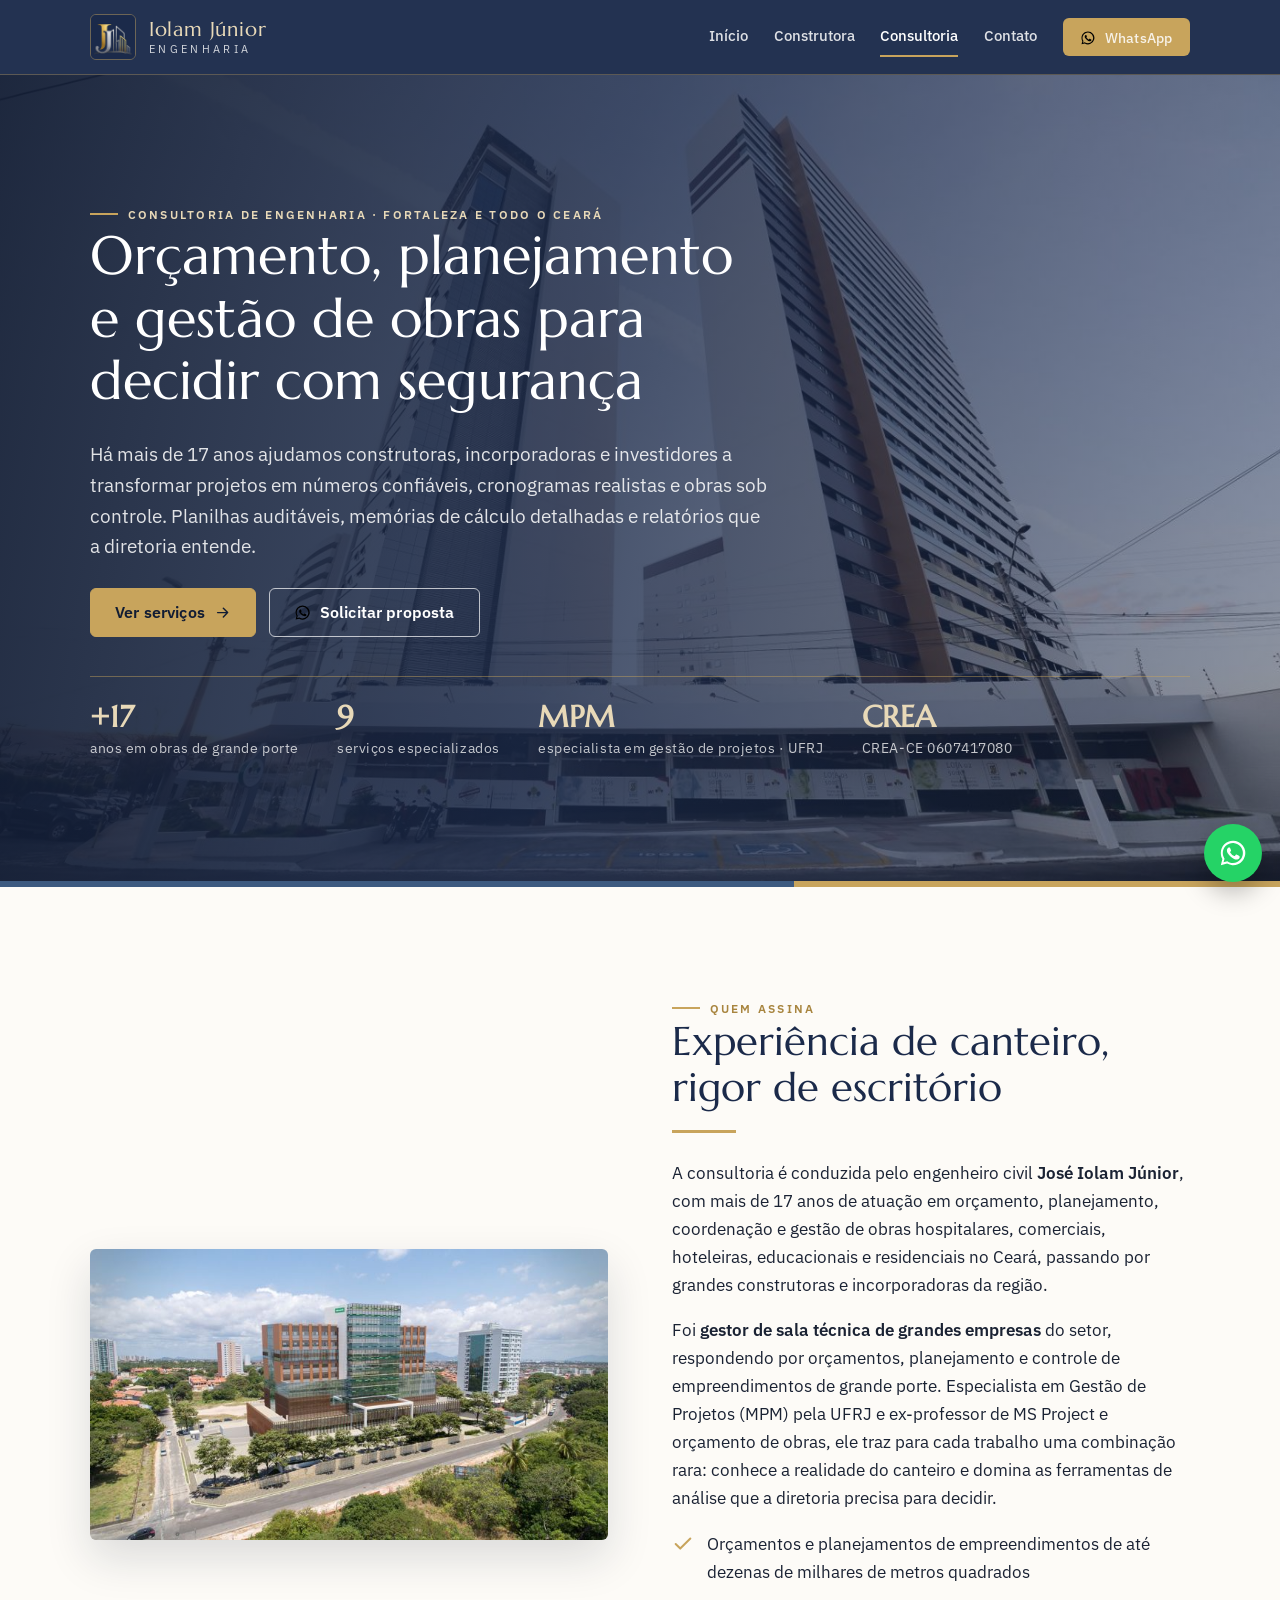
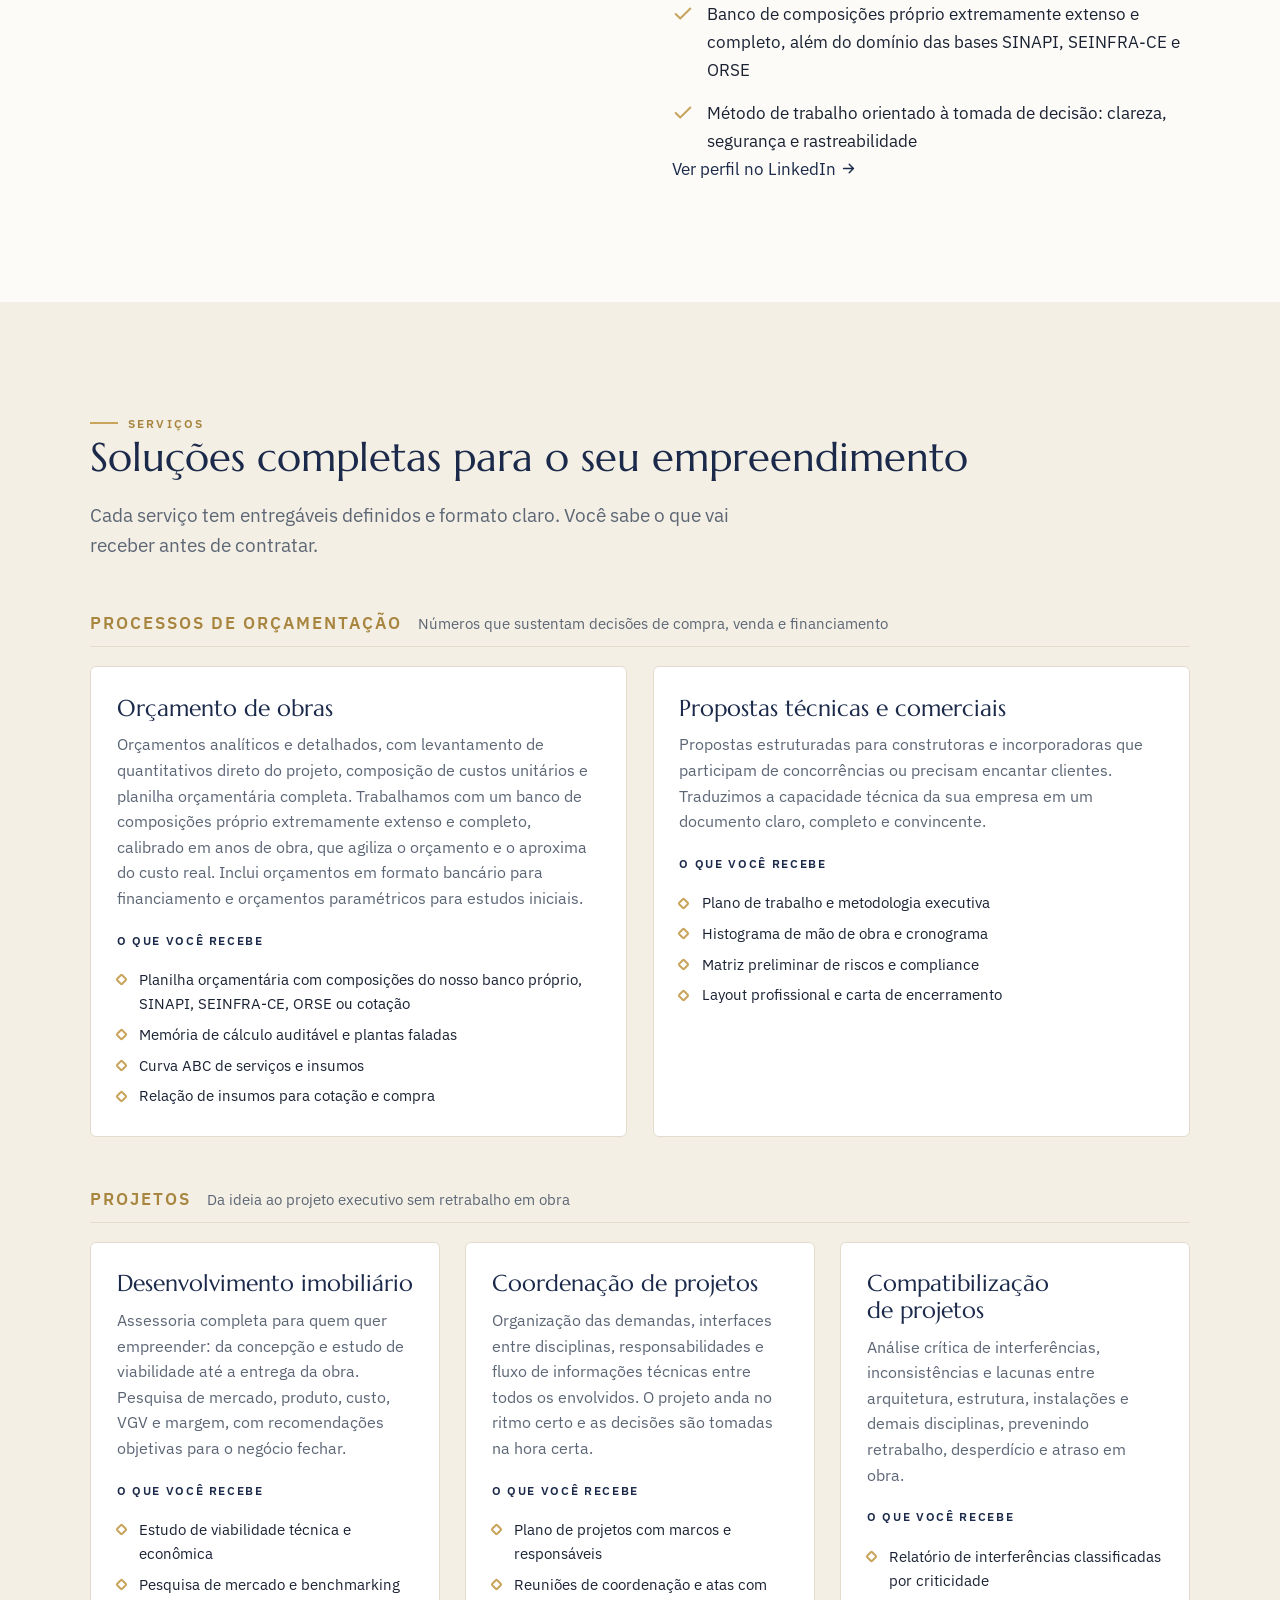
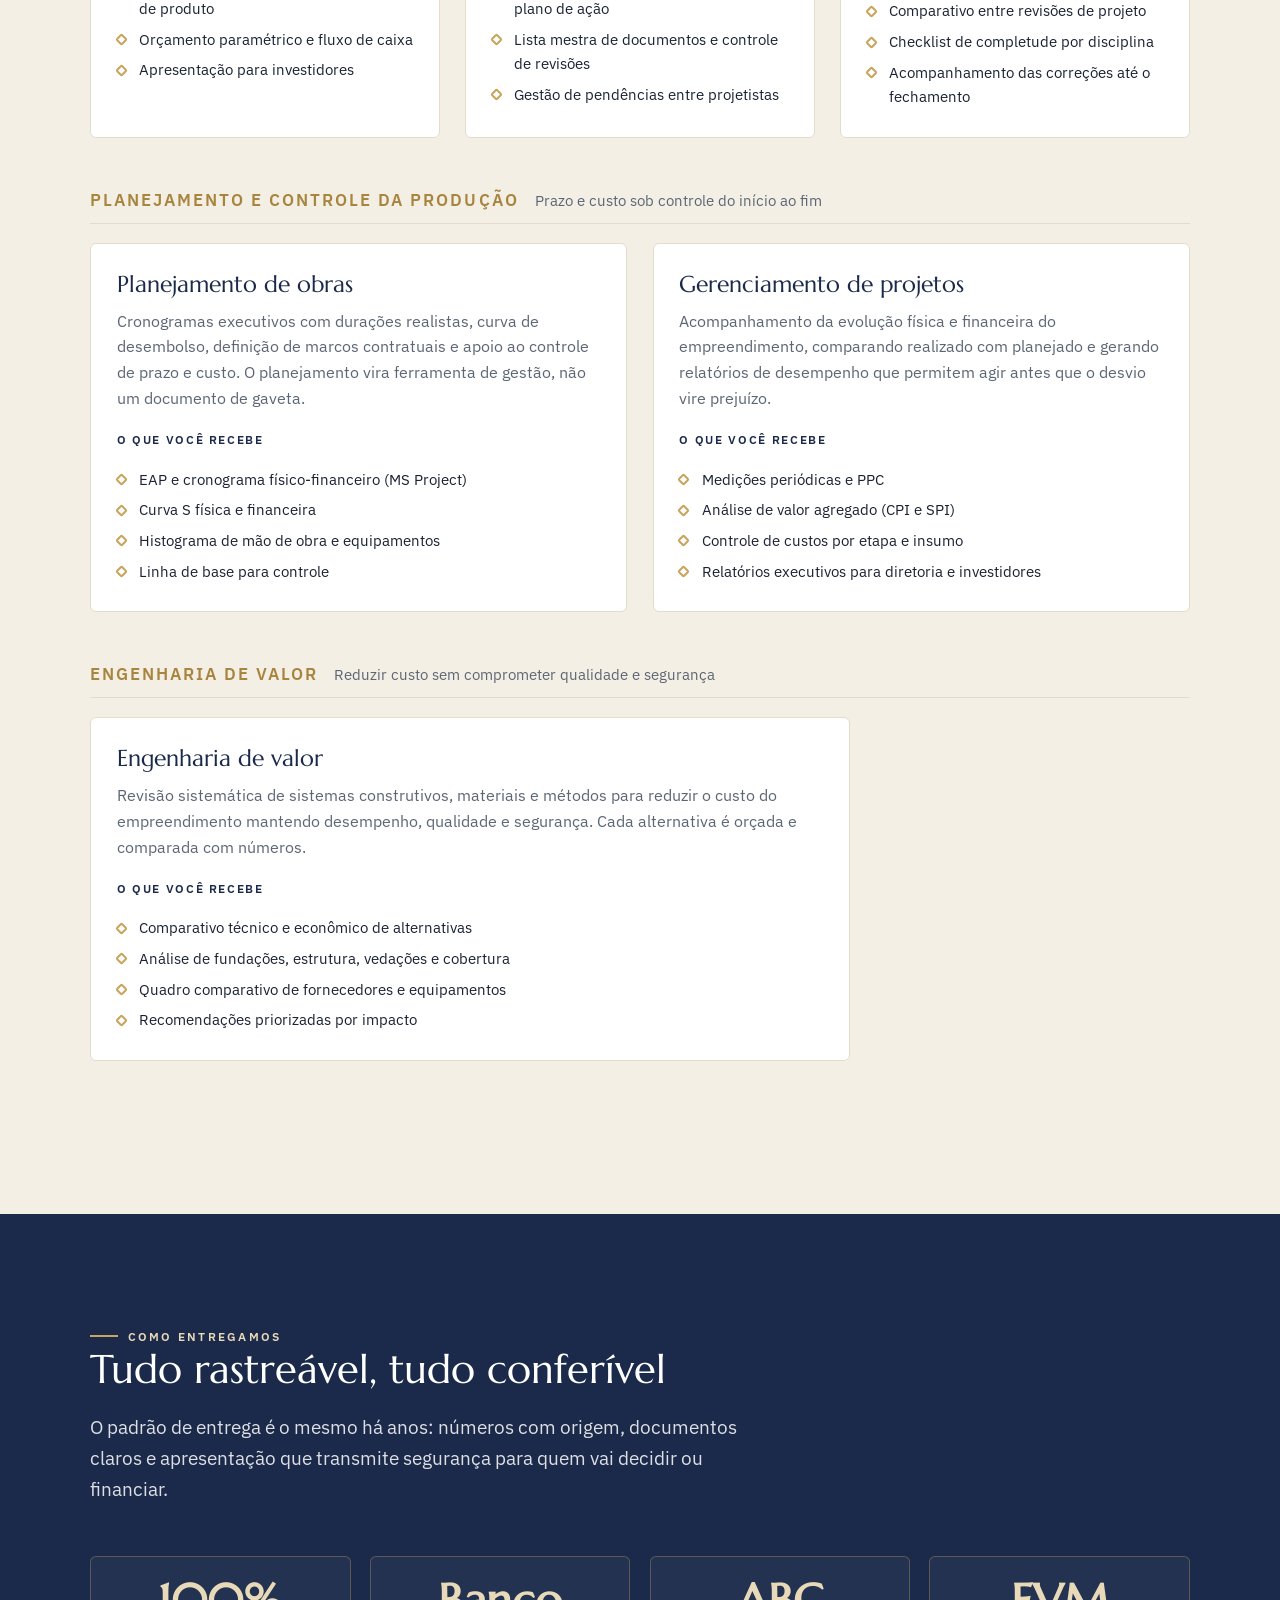
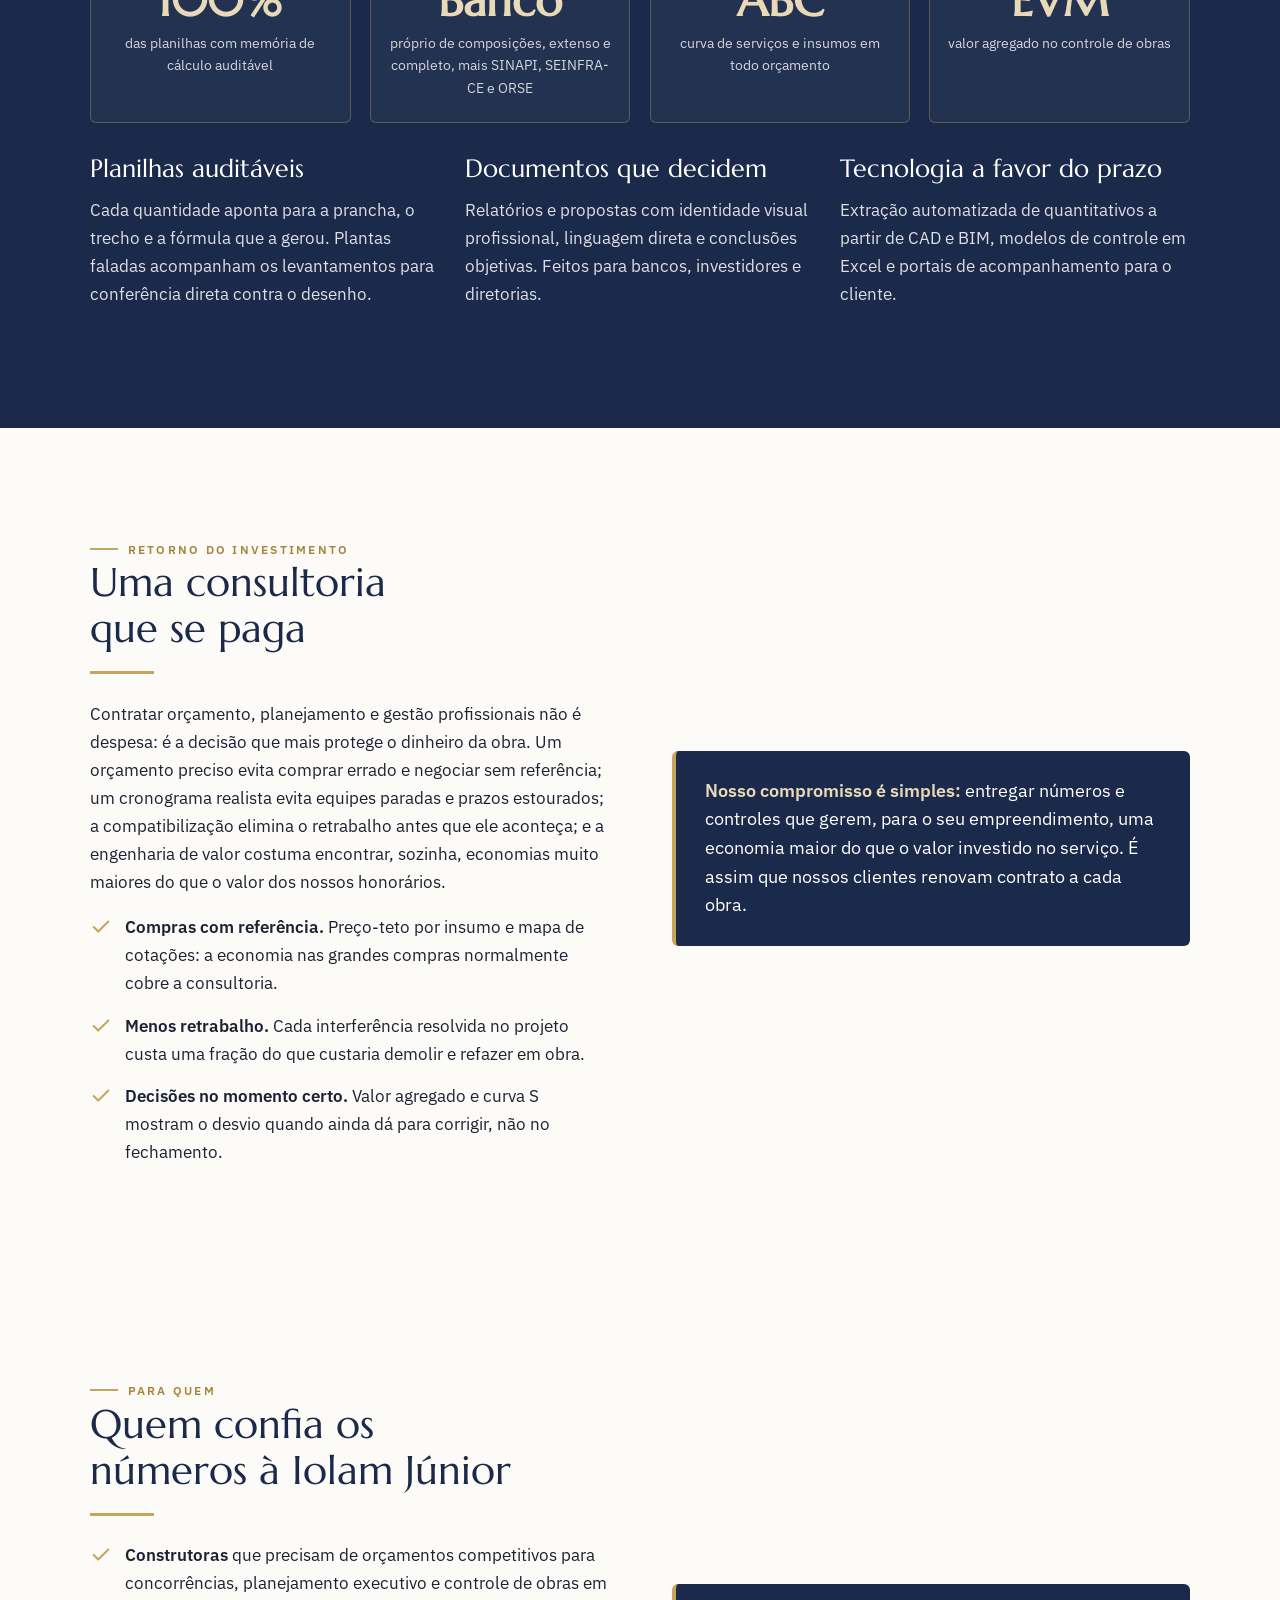
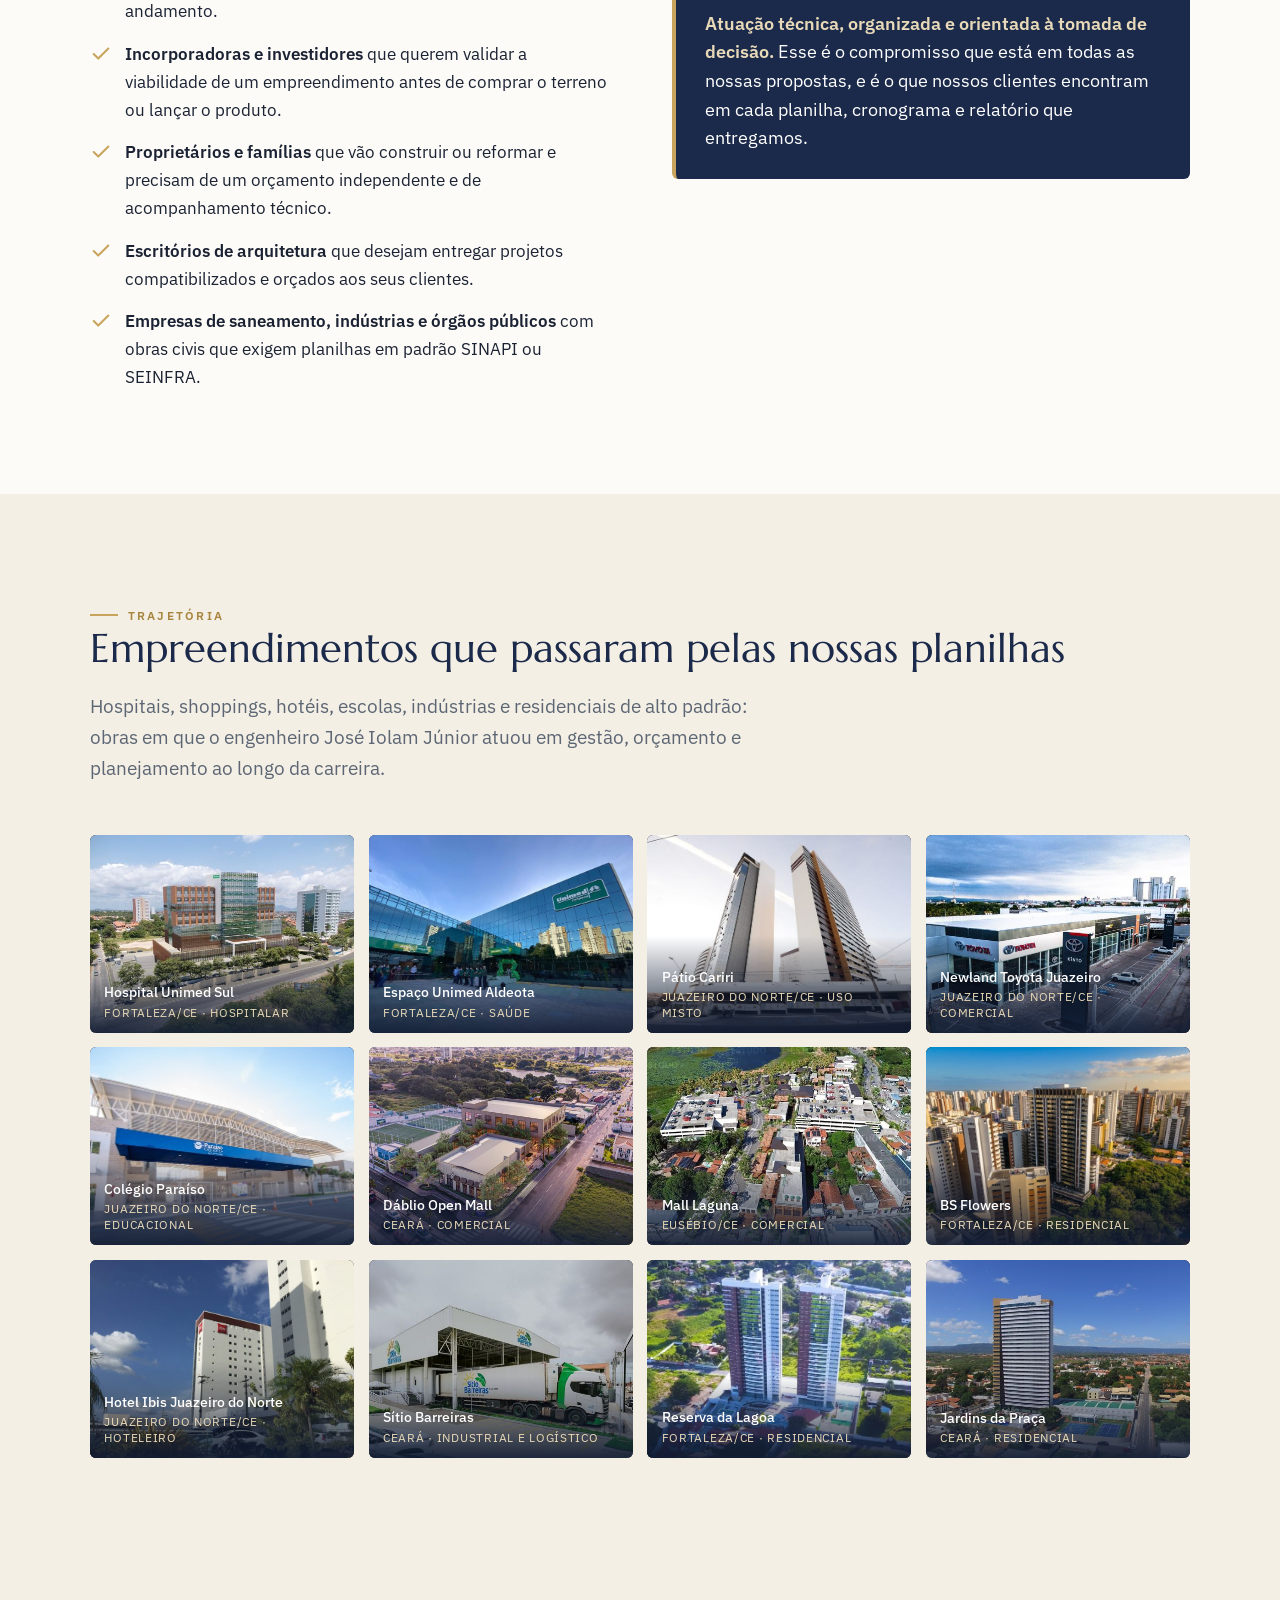
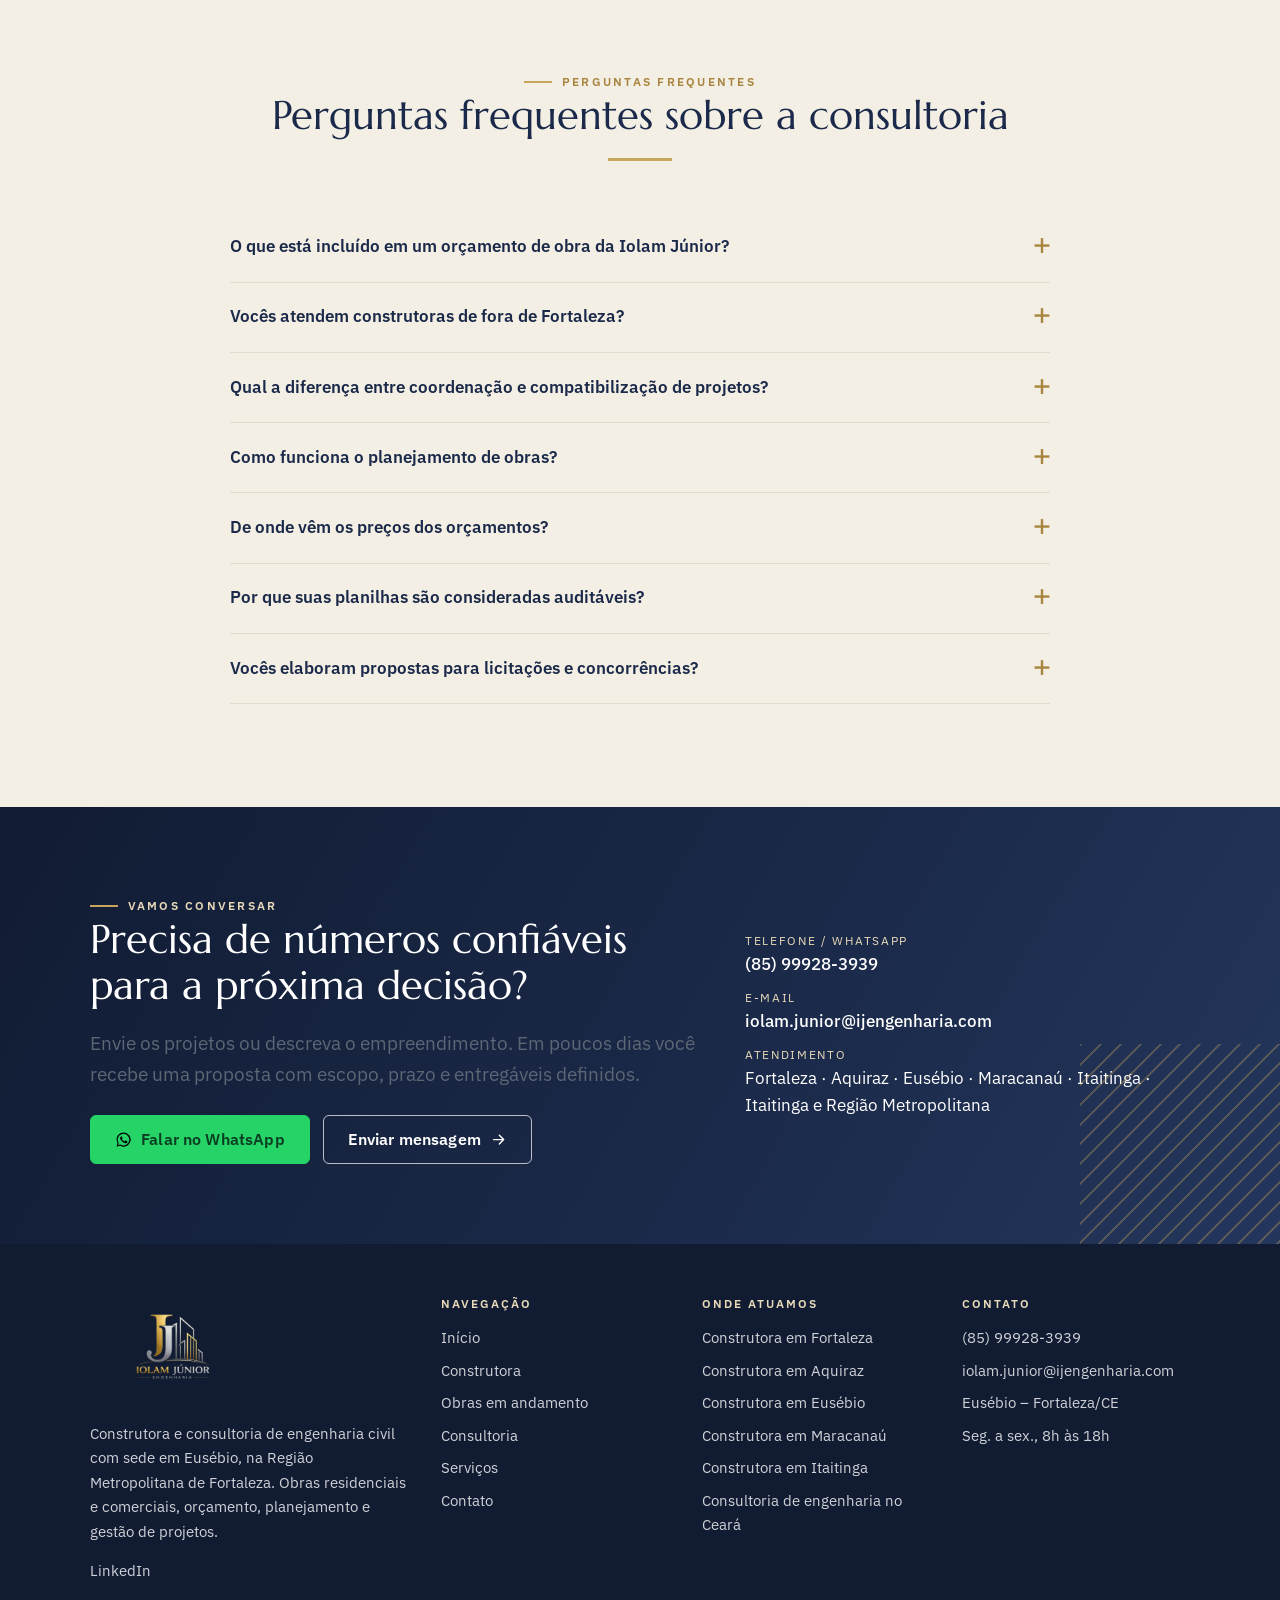
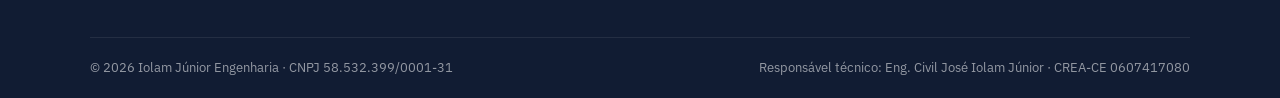
<file: consultoria.html>
<!DOCTYPE html>
<html lang="pt-BR">
<head>
<meta charset="utf-8">
<meta name="viewport" content="width=device-width, initial-scale=1">
<title>Consultoria de Engenharia: Orçamento, Planejamento e Gestão de Obras | Iolam Júnior Engenharia</title>
<meta name="description" content="Consultoria de engenharia em Fortaleza e todo o Ceará: orçamento de obras, planejamento, gerenciamento, coordenação e compatibilização de projetos, viabilidade imobiliária, propostas técnicas e engenharia de valor. Mais de 17 anos de experiência em obras de grande porte.">
<meta name="keywords" content="orçamento de obras Fortaleza, planejamento de obras, gerenciamento de obras Ceará, coordenação de projetos, compatibilização de projetos, consultoria de engenharia Fortaleza, engenharia de valor, estudo de viabilidade imobiliária, orçamentista Fortaleza, cronograma físico-financeiro">
<link rel="canonical" href="https://www.ijengenharia.com/consultoria.html">
<meta name="robots" content="index, follow, max-image-preview:large, max-snippet:-1, max-video-preview:-1">
<meta name="author" content="Iolam Júnior Engenharia">
<meta name="geo.region" content="BR-CE">
<meta name="geo.placename" content="Eusébio, Fortaleza, Aquiraz, Maracanaú, Itaitinga">
<link rel="alternate" hreflang="pt-BR" href="https://www.ijengenharia.com/consultoria.html">
<link rel="alternate" hreflang="x-default" href="https://www.ijengenharia.com/consultoria.html">
<meta property="og:locale" content="pt_BR">
<meta property="og:type" content="website">
<meta property="og:site_name" content="Iolam Júnior Engenharia">
<meta property="og:title" content="Consultoria de Engenharia: Orçamento, Planejamento e Gestão de Obras | Iolam Júnior Engenharia">
<meta property="og:description" content="Consultoria de engenharia em Fortaleza e todo o Ceará: orçamento de obras, planejamento, gerenciamento, coordenação e compatibilização de projetos, viabilidade imobiliária, propostas técnicas e engenharia de valor. Mais de 17 anos de experiência em obras de grande porte.">
<meta property="og:url" content="https://www.ijengenharia.com/consultoria.html">
<meta property="og:image" content="https://www.ijengenharia.com/assets/img/og-consultoria.jpg">
<meta property="og:image:width" content="1200">
<meta property="og:image:height" content="630">
<meta name="twitter:card" content="summary_large_image">
<meta name="twitter:title" content="Consultoria de Engenharia: Orçamento, Planejamento e Gestão de Obras | Iolam Júnior Engenharia">
<meta name="twitter:description" content="Consultoria de engenharia em Fortaleza e todo o Ceará: orçamento de obras, planejamento, gerenciamento, coordenação e compatibilização de projetos, viabilidade imobiliária, propostas técnicas e engenharia de valor. Mais de 17 anos de experiência em obras de grande porte.">
<meta name="twitter:image" content="https://www.ijengenharia.com/assets/img/og-consultoria.jpg">
<meta name="theme-color" content="#1B2A4A">
<link rel="icon" href="/favicon.ico" sizes="any">
<link rel="icon" type="image/png" sizes="32x32" href="/assets/img/icon-32.png">
<link rel="apple-touch-icon" href="/assets/img/icon-180.png">
<link rel="manifest" href="/site.webmanifest">
<link rel="preload" href="/assets/fonts/marcellus-latin-400-normal.woff2" as="font" type="font/woff2" crossorigin>
<link rel="preload" href="/assets/fonts/ibm-plex-sans-latin-400-normal.woff2" as="font" type="font/woff2" crossorigin>
<link rel="stylesheet" href="/assets/fonts/fonts.css">
<link rel="stylesheet" href="/assets/css/style.css">
<script type="application/ld+json">{"@context": "https://schema.org", "@graph": [{"@type": "WebSite", "@id": "https://www.ijengenharia.com/#website", "url": "https://www.ijengenharia.com/", "name": "Iolam Júnior Engenharia", "inLanguage": "pt-BR", "publisher": {"@id": "https://www.ijengenharia.com/#org"}}, {"@type": ["Organization", "GeneralContractor", "ProfessionalService"], "@id": "https://www.ijengenharia.com/#org", "name": "Iolam Júnior Engenharia", "alternateName": ["IJ Engenharia", "Iolam Junior Engenharia"], "legalName": "Iolam Júnior Engenharia", "taxID": "58.532.399/0001-31", "foundingDate": "2024-12", "url": "https://www.ijengenharia.com/", "logo": "https://www.ijengenharia.com/assets/img/logo-iolam-junior-engenharia.png", "image": "https://www.ijengenharia.com/assets/img/og-home.jpg", "description": "Construtora e consultoria de engenharia civil em Fortaleza, Aquiraz, Eusébio, Maracanaú e Itaitinga (CE), com mais de 80.000 m² construídos: execução de obras residenciais e comerciais, orçamento de obras, planejamento, gerenciamento, coordenação e compatibilização de projetos.", "slogan": "Engenharia que planeja, orça e constrói com precisão.", "telephone": "+5585999283939", "email": "iolam.junior@ijengenharia.com", "priceRange": "$$", "address": {"@type": "PostalAddress", "addressLocality": "Eusébio", "addressRegion": "CE", "addressCountry": "BR"}, "geo": {"@type": "GeoCoordinates", "latitude": -3.8903, "longitude": -38.4507}, "areaServed": [{"@type": "City", "name": "Fortaleza", "sameAs": "https://pt.wikipedia.org/wiki/Fortaleza"}, {"@type": "City", "name": "Aquiraz", "sameAs": "https://pt.wikipedia.org/wiki/Aquiraz"}, {"@type": "City", "name": "Eusébio", "sameAs": "https://pt.wikipedia.org/wiki/Eus%C3%A9bio_(Cear%C3%A1)"}, {"@type": "City", "name": "Maracanaú", "sameAs": "https://pt.wikipedia.org/wiki/Maracana%C3%BA"}, {"@type": "City", "name": "Itaitinga", "sameAs": "https://pt.wikipedia.org/wiki/Itaitinga"}, {"@type": "AdministrativeArea", "name": "Região Metropolitana de Fortaleza"}, {"@type": "State", "name": "Ceará"}], "openingHoursSpecification": {"@type": "OpeningHoursSpecification", "dayOfWeek": ["Monday", "Tuesday", "Wednesday", "Thursday", "Friday"], "opens": "08:00", "closes": "18:00"}, "contactPoint": {"@type": "ContactPoint", "telephone": "+5585999283939", "contactType": "sales", "email": "iolam.junior@ijengenharia.com", "availableLanguage": "Portuguese", "areaServed": "BR"}, "sameAs": ["https://www.linkedin.com/in/iolam-junior/"], "founder": {"@id": "https://www.ijengenharia.com/#founder"}, "employee": {"@id": "https://www.ijengenharia.com/#founder"}, "knowsAbout": ["Construção civil", "Orçamento de obras", "Planejamento de obras", "Gerenciamento de projetos", "Coordenação de projetos", "Compatibilização de projetos", "Engenharia de valor", "Desenvolvimento imobiliário", "SINAPI", "SEINFRA-CE", "Curva ABC", "Cronograma físico-financeiro", "Valor agregado (EVM)"], "hasOfferCatalog": {"@type": "OfferCatalog", "name": "Serviços de engenharia", "itemListElement": [{"@type": "Offer", "itemOffered": {"@type": "Service", "name": "Construção de obras residenciais e comerciais", "url": "https://www.ijengenharia.com/construtora.html"}}, {"@type": "Offer", "itemOffered": {"@type": "Service", "name": "Orçamento de obras", "url": "https://www.ijengenharia.com/consultoria.html#orcamento"}}, {"@type": "Offer", "itemOffered": {"@type": "Service", "name": "Planejamento de obras", "url": "https://www.ijengenharia.com/consultoria.html#planejamento"}}, {"@type": "Offer", "itemOffered": {"@type": "Service", "name": "Gerenciamento de projetos e obras", "url": "https://www.ijengenharia.com/consultoria.html#gerenciamento"}}, {"@type": "Offer", "itemOffered": {"@type": "Service", "name": "Coordenação de projetos", "url": "https://www.ijengenharia.com/consultoria.html#coordenacao"}}, {"@type": "Offer", "itemOffered": {"@type": "Service", "name": "Compatibilização de projetos", "url": "https://www.ijengenharia.com/consultoria.html#compatibilizacao"}}, {"@type": "Offer", "itemOffered": {"@type": "Service", "name": "Desenvolvimento imobiliário e estudo de viabilidade", "url": "https://www.ijengenharia.com/consultoria.html#imobiliario"}}, {"@type": "Offer", "itemOffered": {"@type": "Service", "name": "Propostas técnicas e comerciais", "url": "https://www.ijengenharia.com/consultoria.html#propostas"}}, {"@type": "Offer", "itemOffered": {"@type": "Service", "name": "Engenharia de valor", "url": "https://www.ijengenharia.com/consultoria.html#engenharia-de-valor"}}]}}, {"@type": "Person", "@id": "https://www.ijengenharia.com/#founder", "name": "José Iolam Júnior", "alternateName": "Iolam Júnior", "jobTitle": "Engenheiro Civil, Diretor Técnico; ex-gestor de sala técnica de grandes construtoras", "worksFor": {"@id": "https://www.ijengenharia.com/#org"}, "hasCredential": {"@type": "EducationalOccupationalCredential", "name": "CREA-CE 0607417080", "credentialCategory": "Registro profissional"}, "alumniOf": [{"@type": "CollegeOrUniversity", "name": "UFRJ"}], "hasOccupation": {"@type": "Occupation", "name": "Engenheiro civil especialista em gestão de projetos (MPM/UFRJ)"}, "knowsAbout": ["Orçamento de obras", "Planejamento de obras", "Gestão de projetos", "MS Project"], "sameAs": ["https://www.linkedin.com/in/iolam-junior/"], "url": "https://www.ijengenharia.com/consultoria.html"}]}</script>
<script type="application/ld+json">{"@context": "https://schema.org", "@type": "WebPage", "@id": "https://www.ijengenharia.com/consultoria.html#webpage", "url": "https://www.ijengenharia.com/consultoria.html", "name": "Consultoria de Engenharia: Orçamento, Planejamento e Gestão de Obras | Iolam Júnior Engenharia", "description": "Consultoria de engenharia em Fortaleza e todo o Ceará: orçamento de obras, planejamento, gerenciamento, coordenação e compatibilização de projetos, viabilidade imobiliária, propostas técnicas e engenharia de valor. Mais de 17 anos de experiência em obras de grande porte.", "inLanguage": "pt-BR", "isPartOf": {"@id": "https://www.ijengenharia.com/#website"}, "about": {"@id": "https://www.ijengenharia.com/#org"}, "primaryImageOfPage": "https://www.ijengenharia.com/assets/img/og-consultoria.jpg", "dateModified": "2026-09-27"}</script>
<script type="application/ld+json">{"@context": "https://schema.org", "@type": "BreadcrumbList", "itemListElement": [{"@type": "ListItem", "position": 1, "name": "Início", "item": "https://www.ijengenharia.com/"}, {"@type": "ListItem", "position": 2, "name": "Consultoria de Engenharia: Orçamento, Planejamento e Gestão de Obras", "item": "https://www.ijengenharia.com/consultoria.html"}]}</script>
<script type="application/ld+json">{"@context": "https://schema.org", "@type": "Service", "@id": "https://www.ijengenharia.com/consultoria.html#orcamento", "name": "Orçamento de obras", "serviceType": "Orçamento de obras", "description": "Orçamentos analíticos e detalhados, com levantamento de quantitativos direto do projeto, composição de custos unitários e planilha orçamentária completa. Trabalhamos com um banco de composições próprio extremamente extenso e completo, calibrado em anos de obra, que agiliza o orçamento e o aproxima do custo real. Inclui orçamentos em formato bancário para financiamento e orçamentos paramétricos para estudos iniciais.", "provider": {"@id": "https://www.ijengenharia.com/#org"}, "areaServed": ["Fortaleza", "Ceará", "Brasil"], "hasOfferCatalog": {"@type": "OfferCatalog", "name": "Entregáveis", "itemListElement": [{"@type": "Offer", "name": "Planilha orçamentária com composições do nosso banco próprio, SINAPI, SEINFRA-CE, ORSE ou cotação"}, {"@type": "Offer", "name": "Memória de cálculo auditável e plantas faladas"}, {"@type": "Offer", "name": "Curva ABC de serviços e insumos"}, {"@type": "Offer", "name": "Relação de insumos para cotação e compra"}]}}</script>
<script type="application/ld+json">{"@context": "https://schema.org", "@type": "Service", "@id": "https://www.ijengenharia.com/consultoria.html#propostas", "name": "Propostas técnicas e comerciais", "serviceType": "Propostas técnicas e comerciais", "description": "Propostas estruturadas para construtoras e incorporadoras que participam de concorrências ou precisam encantar clientes. Traduzimos a capacidade técnica da sua empresa em um documento claro, completo e convincente.", "provider": {"@id": "https://www.ijengenharia.com/#org"}, "areaServed": ["Fortaleza", "Ceará", "Brasil"], "hasOfferCatalog": {"@type": "OfferCatalog", "name": "Entregáveis", "itemListElement": [{"@type": "Offer", "name": "Plano de trabalho e metodologia executiva"}, {"@type": "Offer", "name": "Histograma de mão de obra e cronograma"}, {"@type": "Offer", "name": "Matriz preliminar de riscos e compliance"}, {"@type": "Offer", "name": "Layout profissional e carta de encerramento"}]}}</script>
<script type="application/ld+json">{"@context": "https://schema.org", "@type": "Service", "@id": "https://www.ijengenharia.com/consultoria.html#imobiliario", "name": "Desenvolvimento imobiliário", "serviceType": "Desenvolvimento imobiliário", "description": "Assessoria completa para quem quer empreender: da concepção e estudo de viabilidade até a entrega da obra. Pesquisa de mercado, produto, custo, VGV e margem, com recomendações objetivas para o negócio fechar.", "provider": {"@id": "https://www.ijengenharia.com/#org"}, "areaServed": ["Fortaleza", "Ceará", "Brasil"], "hasOfferCatalog": {"@type": "OfferCatalog", "name": "Entregáveis", "itemListElement": [{"@type": "Offer", "name": "Estudo de viabilidade técnica e econômica"}, {"@type": "Offer", "name": "Pesquisa de mercado e benchmarking de produto"}, {"@type": "Offer", "name": "Orçamento paramétrico e fluxo de caixa"}, {"@type": "Offer", "name": "Apresentação para investidores"}]}}</script>
<script type="application/ld+json">{"@context": "https://schema.org", "@type": "Service", "@id": "https://www.ijengenharia.com/consultoria.html#coordenacao", "name": "Coordenação de projetos", "serviceType": "Coordenação de projetos", "description": "Organização das demandas, interfaces entre disciplinas, responsabilidades e fluxo de informações técnicas entre todos os envolvidos. O projeto anda no ritmo certo e as decisões são tomadas na hora certa.", "provider": {"@id": "https://www.ijengenharia.com/#org"}, "areaServed": ["Fortaleza", "Ceará", "Brasil"], "hasOfferCatalog": {"@type": "OfferCatalog", "name": "Entregáveis", "itemListElement": [{"@type": "Offer", "name": "Plano de projetos com marcos e responsáveis"}, {"@type": "Offer", "name": "Reuniões de coordenação e atas com plano de ação"}, {"@type": "Offer", "name": "Lista mestra de documentos e controle de revisões"}, {"@type": "Offer", "name": "Gestão de pendências entre projetistas"}]}}</script>
<script type="application/ld+json">{"@context": "https://schema.org", "@type": "Service", "@id": "https://www.ijengenharia.com/consultoria.html#compatibilizacao", "name": "Compatibilização de projetos", "serviceType": "Compatibilização de projetos", "description": "Análise crítica de interferências, inconsistências e lacunas entre arquitetura, estrutura, instalações e demais disciplinas, prevenindo retrabalho, desperdício e atraso em obra.", "provider": {"@id": "https://www.ijengenharia.com/#org"}, "areaServed": ["Fortaleza", "Ceará", "Brasil"], "hasOfferCatalog": {"@type": "OfferCatalog", "name": "Entregáveis", "itemListElement": [{"@type": "Offer", "name": "Relatório de interferências classificadas por criticidade"}, {"@type": "Offer", "name": "Comparativo entre revisões de projeto"}, {"@type": "Offer", "name": "Checklist de completude por disciplina"}, {"@type": "Offer", "name": "Acompanhamento das correções até o fechamento"}]}}</script>
<script type="application/ld+json">{"@context": "https://schema.org", "@type": "Service", "@id": "https://www.ijengenharia.com/consultoria.html#planejamento", "name": "Planejamento de obras", "serviceType": "Planejamento de obras", "description": "Cronogramas executivos com durações realistas, curva de desembolso, definição de marcos contratuais e apoio ao controle de prazo e custo. O planejamento vira ferramenta de gestão, não um documento de gaveta.", "provider": {"@id": "https://www.ijengenharia.com/#org"}, "areaServed": ["Fortaleza", "Ceará", "Brasil"], "hasOfferCatalog": {"@type": "OfferCatalog", "name": "Entregáveis", "itemListElement": [{"@type": "Offer", "name": "EAP e cronograma físico-financeiro (MS Project)"}, {"@type": "Offer", "name": "Curva S física e financeira"}, {"@type": "Offer", "name": "Histograma de mão de obra e equipamentos"}, {"@type": "Offer", "name": "Linha de base para controle"}]}}</script>
<script type="application/ld+json">{"@context": "https://schema.org", "@type": "Service", "@id": "https://www.ijengenharia.com/consultoria.html#gerenciamento", "name": "Gerenciamento de projetos", "serviceType": "Gerenciamento de projetos", "description": "Acompanhamento da evolução física e financeira do empreendimento, comparando realizado com planejado e gerando relatórios de desempenho que permitem agir antes que o desvio vire prejuízo.", "provider": {"@id": "https://www.ijengenharia.com/#org"}, "areaServed": ["Fortaleza", "Ceará", "Brasil"], "hasOfferCatalog": {"@type": "OfferCatalog", "name": "Entregáveis", "itemListElement": [{"@type": "Offer", "name": "Medições periódicas e PPC"}, {"@type": "Offer", "name": "Análise de valor agregado (CPI e SPI)"}, {"@type": "Offer", "name": "Controle de custos por etapa e insumo"}, {"@type": "Offer", "name": "Relatórios executivos para diretoria e investidores"}]}}</script>
<script type="application/ld+json">{"@context": "https://schema.org", "@type": "Service", "@id": "https://www.ijengenharia.com/consultoria.html#engenharia-de-valor", "name": "Engenharia de valor", "serviceType": "Engenharia de valor", "description": "Revisão sistemática de sistemas construtivos, materiais e métodos para reduzir o custo do empreendimento mantendo desempenho, qualidade e segurança. Cada alternativa é orçada e comparada com números.", "provider": {"@id": "https://www.ijengenharia.com/#org"}, "areaServed": ["Fortaleza", "Ceará", "Brasil"], "hasOfferCatalog": {"@type": "OfferCatalog", "name": "Entregáveis", "itemListElement": [{"@type": "Offer", "name": "Comparativo técnico e econômico de alternativas"}, {"@type": "Offer", "name": "Análise de fundações, estrutura, vedações e cobertura"}, {"@type": "Offer", "name": "Quadro comparativo de fornecedores e equipamentos"}, {"@type": "Offer", "name": "Recomendações priorizadas por impacto"}]}}</script>
<script type="application/ld+json">{"@context": "https://schema.org", "@type": "FAQPage", "mainEntity": [{"@type": "Question", "name": "O que está incluído em um orçamento de obra da Iolam Júnior?", "acceptedAnswer": {"@type": "Answer", "text": "Levantamento de quantitativos a partir dos projetos, composições de custo unitário com base em SINAPI, SEINFRA-CE, ORSE ou cotações de mercado, planilha orçamentária completa, curva ABC de serviços e insumos e memória de cálculo detalhada e auditável. Quando necessário, entregamos também o orçamento em formato bancário para financiamento."}}, {"@type": "Question", "name": "Vocês atendem construtoras de fora de Fortaleza?", "acceptedAnswer": {"@type": "Answer", "text": "Sim. Os serviços de orçamento, planejamento, coordenação e compatibilização são prestados de forma remota para todo o Brasil, com reuniões online e entregas em planilhas e relatórios. Acompanhamento presencial de obra é oferecido no Ceará e estados vizinhos."}}, {"@type": "Question", "name": "Qual a diferença entre coordenação e compatibilização de projetos?", "acceptedAnswer": {"@type": "Answer", "text": "A compatibilização é a análise técnica das interferências entre as disciplinas (arquitetura, estrutura, instalações) para eliminar conflitos antes da obra. A coordenação é a gestão contínua do processo de projeto: prazos, responsabilidades, fluxo de informação e tomada de decisão entre projetistas e contratante. Frequentemente prestamos os dois serviços juntos."}}, {"@type": "Question", "name": "Como funciona o planejamento de obras?", "acceptedAnswer": {"@type": "Answer", "text": "Estruturamos a EAP da obra, montamos o cronograma executivo com durações baseadas em produtividade real, geramos a curva S de avanço físico e a curva de desembolso financeiro, definimos marcos contratuais e, se contratado, acompanhamos a execução com medições periódicas, PPC e replanejamento."}}, {"@type": "Question", "name": "De onde vêm os preços dos orçamentos?", "acceptedAnswer": {"@type": "Answer", "text": "De um banco de composições próprio, extremamente extenso e completo, construído e calibrado ao longo de mais de 17 anos de obras, complementado pelas bases oficiais SINAPI, SEINFRA-CE e ORSE e por cotações de mercado. Isso permite orçar com rapidez e com preços próximos do que a obra realmente custa."}}, {"@type": "Question", "name": "Por que suas planilhas são consideradas auditáveis?", "acceptedAnswer": {"@type": "Answer", "text": "Porque toda quantidade tem origem rastreável: cada item aponta para a prancha, o trecho e a fórmula que o gerou, com plantas faladas quando aplicável. Qualquer engenheiro, auditor ou banco consegue conferir o número e chegar ao mesmo resultado."}}, {"@type": "Question", "name": "Vocês elaboram propostas para licitações e concorrências?", "acceptedAnswer": {"@type": "Answer", "text": "Sim. Elaboramos propostas técnicas e comerciais completas para construtoras, com plano de trabalho, metodologia executiva, histograma de mão de obra, cronograma e matriz de riscos, atendendo aos requisitos de editais públicos e concorrências privadas."}}]}</script>
</head>
<body>
<a class="skip" href="#conteudo">Ir para o conteúdo</a>
<header class="site-header">
 <div class="wrap">
  <a class="brand" href="/" aria-label="Iolam Júnior Engenharia — página inicial"><img src="/assets/img/icon-192.png" alt="" width="46" height="46"><span class="wordmark"><b>Iolam Júnior</b><small>Engenharia</small></span></a>
  <button class="nav-toggle" aria-expanded="false" aria-controls="nav">Menu</button>
  <nav class="nav" id="nav" aria-label="Principal">
   <a href="/">Início</a>
   <a href="/construtora.html">Construtora</a>
   <a href="/consultoria.html" aria-current="page">Consultoria</a>
   <a href="/contato.html">Contato</a>
   <a class="btn btn-gold" href="https://wa.me/5585999283939?text=Ol%C3%A1%2C%20Iolam%20J%C3%BAnior%20Engenharia!%20Vim%20pelo%20site%20e%20gostaria%20de%20falar%20sobre%20um%20projeto" target="_blank" rel="noopener"><svg viewBox="0 0 32 32" aria-hidden="true"><path d="M16 3C8.8 3 3 8.8 3 16c0 2.3.6 4.5 1.7 6.5L3 29l6.7-1.7A13 13 0 1 0 16 3zm0 23.7c-2 0-4-.5-5.7-1.6l-.4-.2-4 1 1.1-3.9-.3-.4A10.7 10.7 0 1 1 16 26.7zm5.9-8c-.3-.2-1.9-.9-2.2-1-.3-.1-.5-.2-.7.2l-1 1.2c-.2.2-.4.2-.7.1a8.7 8.7 0 0 1-4.3-3.8c-.3-.6.3-.5.9-1.7.1-.2 0-.4 0-.6l-1-2.4c-.3-.6-.5-.5-.7-.5h-.6c-.2 0-.6.1-.9.4-.3.3-1.2 1.1-1.2 2.8s1.2 3.3 1.4 3.5c.2.2 2.4 3.6 5.8 5.1 2.1.9 3 1 4 .8.7-.1 1.9-.8 2.2-1.6.3-.8.3-1.4.2-1.6l-.6-.3z"/></svg> WhatsApp</a>
  </nav>
 </div>
</header>
<main id="conteudo">
<section class="hero">
 <img src="/assets/img/portfolio-patio-cariri.jpg" srcset="/assets/img/portfolio-patio-cariri-sm.jpg 800w, /assets/img/portfolio-patio-cariri.jpg 1600w" sizes="100vw" alt="Torres do Pátio Cariri em Juazeiro do Norte, empreendimento de uso misto que integra a experiência da consultoria" width="1400" height="934" fetchpriority="high" class="bg">
 <div class="wrap">
  <span class="eyebrow light">Consultoria de engenharia · Fortaleza e todo o Ceará</span>
  <h1>Orçamento, planejamento e gestão de obras para decidir com segurança</h1>
  <p class="lead">Há mais de 17 anos ajudamos construtoras, incorporadoras e investidores a transformar projetos em números confiáveis, cronogramas realistas e obras sob controle. Planilhas auditáveis, memórias de cálculo detalhadas e relatórios que a diretoria entende.</p>
  <div class="btn-row">
   <a class="btn btn-gold" href="#servicos">Ver serviços <svg viewBox="0 0 24 24" aria-hidden="true" fill="none" stroke="currentColor" stroke-width="2" stroke-linecap="round" stroke-linejoin="round"><path d="M5 12h14M13 6l6 6-6 6"/></svg></a>
   <a class="btn btn-outline" href="https://wa.me/5585999283939?text=Ol%C3%A1%2C%20Iolam%20J%C3%BAnior%20Engenharia!%20Vim%20pelo%20site%20e%20gostaria%20de%20falar%20sobre%20uma%20consultoria" target="_blank" rel="noopener"><svg viewBox="0 0 32 32" aria-hidden="true"><path d="M16 3C8.8 3 3 8.8 3 16c0 2.3.6 4.5 1.7 6.5L3 29l6.7-1.7A13 13 0 1 0 16 3zm0 23.7c-2 0-4-.5-5.7-1.6l-.4-.2-4 1 1.1-3.9-.3-.4A10.7 10.7 0 1 1 16 26.7zm5.9-8c-.3-.2-1.9-.9-2.2-1-.3-.1-.5-.2-.7.2l-1 1.2c-.2.2-.4.2-.7.1a8.7 8.7 0 0 1-4.3-3.8c-.3-.6.3-.5.9-1.7.1-.2 0-.4 0-.6l-1-2.4c-.3-.6-.5-.5-.7-.5h-.6c-.2 0-.6.1-.9.4-.3.3-1.2 1.1-1.2 2.8s1.2 3.3 1.4 3.5c.2.2 2.4 3.6 5.8 5.1 2.1.9 3 1 4 .8.7-.1 1.9-.8 2.2-1.6.3-.8.3-1.4.2-1.6l-.6-.3z"/></svg> Solicitar proposta</a>
  </div>
  <div class="hero-meta">
   <div><b>+17</b><span>anos em obras de grande porte</span></div>
   <div><b>9</b><span>serviços especializados</span></div>
   <div><b>MPM</b><span>especialista em gestão de projetos · UFRJ</span></div>
   <div><b>CREA</b><span>CREA-CE 0607417080</span></div>
  </div>
 </div>
</section>
<div class="hero-strip" aria-hidden="true"></div>

<section class="section">
 <div class="wrap two-col">
  <div class="reveal">
   <img src="/assets/img/portfolio-hospital-unimed-sul.jpg" srcset="/assets/img/portfolio-hospital-unimed-sul-sm.jpg 800w, /assets/img/portfolio-hospital-unimed-sul.jpg 1600w" sizes="(max-width: 900px) 100vw, 50vw" alt="Hospital Unimed Sul em Fortaleza, obra hospitalar de grande porte da trajetória do engenheiro José Iolam Júnior" width="1400" height="786" loading="lazy" decoding="async">
  </div>
  <div class="reveal">
   <span class="eyebrow">Quem assina</span>
   <h2>Experiência de canteiro, rigor de escritório</h2>
   <hr class="gold-rule">
   <p>A consultoria é conduzida pelo engenheiro civil <strong>José Iolam Júnior</strong>, com mais de 17 anos de atuação em orçamento, planejamento, coordenação e gestão de obras hospitalares, comerciais, hoteleiras, educacionais e residenciais no Ceará, passando por grandes construtoras e incorporadoras da região.</p>
   <p>Foi <strong>gestor de sala técnica de grandes empresas</strong> do setor, respondendo por orçamentos, planejamento e controle de empreendimentos de grande porte. Especialista em Gestão de Projetos (MPM) pela UFRJ e ex-professor de MS Project e orçamento de obras, ele traz para cada trabalho uma combinação rara: conhece a realidade do canteiro e domina as ferramentas de análise que a diretoria precisa para decidir.</p>
   <ul class="check-list">
    <li><svg viewBox="0 0 24 24" aria-hidden="true"><path d="M20 6 9 17l-5-5"/></svg><div>Orçamentos e planejamentos de empreendimentos de até dezenas de milhares de metros quadrados</div></li>
    <li><svg viewBox="0 0 24 24" aria-hidden="true"><path d="M20 6 9 17l-5-5"/></svg><div>Banco de composições próprio extremamente extenso e completo, além do domínio das bases SINAPI, SEINFRA-CE e ORSE</div></li>
    <li><svg viewBox="0 0 24 24" aria-hidden="true"><path d="M20 6 9 17l-5-5"/></svg><div>Método de trabalho orientado à tomada de decisão: clareza, segurança e rastreabilidade</div></li>
   </ul>
   <p><a href="https://www.linkedin.com/in/iolam-junior/" target="_blank" rel="noopener">Ver perfil no LinkedIn <svg viewBox="0 0 24 24" aria-hidden="true" fill="none" stroke="currentColor" stroke-width="2" stroke-linecap="round" stroke-linejoin="round"><path d="M5 12h14M13 6l6 6-6 6"/></svg></a></p>
  </div>
 </div>
</section>

<section class="section alt" id="servicos">
 <div class="wrap">
  <div class="section-head reveal">
   <span class="eyebrow">Serviços</span>
   <h2>Soluções completas para o seu empreendimento</h2>
   <p class="lead">Cada serviço tem entregáveis definidos e formato claro. Você sabe o que vai receber antes de contratar.</p>
  </div>
<div class="svc-group reveal"><div class="svc-group-head"><h3>Processos de orçamentação</h3><span>Números que sustentam decisões de compra, venda e financiamento</span></div><div class="grid grid-2"><article class="svc" id="orcamento"><h4>Orçamento de obras</h4><p>Orçamentos analíticos e detalhados, com levantamento de quantitativos direto do projeto, composição de custos unitários e planilha orçamentária completa. Trabalhamos com um banco de composições próprio extremamente extenso e completo, calibrado em anos de obra, que agiliza o orçamento e o aproxima do custo real. Inclui orçamentos em formato bancário para financiamento e orçamentos paramétricos para estudos iniciais.</p><div class="deliver-title">O que você recebe</div><ul class="deliver"><li>Planilha orçamentária com composições do nosso banco próprio, SINAPI, SEINFRA-CE, ORSE ou cotação</li><li>Memória de cálculo auditável e plantas faladas</li><li>Curva ABC de serviços e insumos</li><li>Relação de insumos para cotação e compra</li></ul></article><article class="svc" id="propostas"><h4>Propostas técnicas e comerciais</h4><p>Propostas estruturadas para construtoras e incorporadoras que participam de concorrências ou precisam encantar clientes. Traduzimos a capacidade técnica da sua empresa em um documento claro, completo e convincente.</p><div class="deliver-title">O que você recebe</div><ul class="deliver"><li>Plano de trabalho e metodologia executiva</li><li>Histograma de mão de obra e cronograma</li><li>Matriz preliminar de riscos e compliance</li><li>Layout profissional e carta de encerramento</li></ul></article></div></div><div class="svc-group reveal"><div class="svc-group-head"><h3>Projetos</h3><span>Da ideia ao projeto executivo sem retrabalho em obra</span></div><div class="grid grid-3"><article class="svc" id="imobiliario"><h4>Desenvolvimento imobiliário</h4><p>Assessoria completa para quem quer empreender: da concepção e estudo de viabilidade até a entrega da obra. Pesquisa de mercado, produto, custo, VGV e margem, com recomendações objetivas para o negócio fechar.</p><div class="deliver-title">O que você recebe</div><ul class="deliver"><li>Estudo de viabilidade técnica e econômica</li><li>Pesquisa de mercado e benchmarking de produto</li><li>Orçamento paramétrico e fluxo de caixa</li><li>Apresentação para investidores</li></ul></article><article class="svc" id="coordenacao"><h4>Coordenação de projetos</h4><p>Organização das demandas, interfaces entre disciplinas, responsabilidades e fluxo de informações técnicas entre todos os envolvidos. O projeto anda no ritmo certo e as decisões são tomadas na hora certa.</p><div class="deliver-title">O que você recebe</div><ul class="deliver"><li>Plano de projetos com marcos e responsáveis</li><li>Reuniões de coordenação e atas com plano de ação</li><li>Lista mestra de documentos e controle de revisões</li><li>Gestão de pendências entre projetistas</li></ul></article><article class="svc" id="compatibilizacao"><h4>Compatibilização de projetos</h4><p>Análise crítica de interferências, inconsistências e lacunas entre arquitetura, estrutura, instalações e demais disciplinas, prevenindo retrabalho, desperdício e atraso em obra.</p><div class="deliver-title">O que você recebe</div><ul class="deliver"><li>Relatório de interferências classificadas por criticidade</li><li>Comparativo entre revisões de projeto</li><li>Checklist de completude por disciplina</li><li>Acompanhamento das correções até o fechamento</li></ul></article></div></div><div class="svc-group reveal"><div class="svc-group-head"><h3>Planejamento e controle da produção</h3><span>Prazo e custo sob controle do início ao fim</span></div><div class="grid grid-2"><article class="svc" id="planejamento"><h4>Planejamento de obras</h4><p>Cronogramas executivos com durações realistas, curva de desembolso, definição de marcos contratuais e apoio ao controle de prazo e custo. O planejamento vira ferramenta de gestão, não um documento de gaveta.</p><div class="deliver-title">O que você recebe</div><ul class="deliver"><li>EAP e cronograma físico-financeiro (MS Project)</li><li>Curva S física e financeira</li><li>Histograma de mão de obra e equipamentos</li><li>Linha de base para controle</li></ul></article><article class="svc" id="gerenciamento"><h4>Gerenciamento de projetos</h4><p>Acompanhamento da evolução física e financeira do empreendimento, comparando realizado com planejado e gerando relatórios de desempenho que permitem agir antes que o desvio vire prejuízo.</p><div class="deliver-title">O que você recebe</div><ul class="deliver"><li>Medições periódicas e PPC</li><li>Análise de valor agregado (CPI e SPI)</li><li>Controle de custos por etapa e insumo</li><li>Relatórios executivos para diretoria e investidores</li></ul></article></div></div><div class="svc-group reveal"><div class="svc-group-head"><h3>Engenharia de valor</h3><span>Reduzir custo sem comprometer qualidade e segurança</span></div><div class="grid grid-1"><article class="svc" id="engenharia-de-valor"><h4>Engenharia de valor</h4><p>Revisão sistemática de sistemas construtivos, materiais e métodos para reduzir o custo do empreendimento mantendo desempenho, qualidade e segurança. Cada alternativa é orçada e comparada com números.</p><div class="deliver-title">O que você recebe</div><ul class="deliver"><li>Comparativo técnico e econômico de alternativas</li><li>Análise de fundações, estrutura, vedações e cobertura</li><li>Quadro comparativo de fornecedores e equipamentos</li><li>Recomendações priorizadas por impacto</li></ul></article></div></div>
 </div>
</section>

<section class="section dark" id="metodo">
 <div class="wrap">
  <div class="section-head reveal">
   <span class="eyebrow light">Como entregamos</span>
   <h2>Tudo rastreável, tudo conferível</h2>
   <p class="lead">O padrão de entrega é o mesmo há anos: números com origem, documentos claros e apresentação que transmite segurança para quem vai decidir ou financiar.</p>
  </div>
  <div class="cred reveal">
   <div><b>100%</b><span>das planilhas com memória de cálculo auditável</span></div>
   <div><b>Banco</b><span>próprio de composições, extenso e completo, mais SINAPI, SEINFRA-CE e ORSE</span></div>
   <div><b>ABC</b><span>curva de serviços e insumos em todo orçamento</span></div>
   <div><b>EVM</b><span>valor agregado no controle de obras</span></div>
  </div>
  <div class="grid grid-3" style="margin-top:2rem">
   <div class="reveal"><h3>Planilhas auditáveis</h3><p>Cada quantidade aponta para a prancha, o trecho e a fórmula que a gerou. Plantas faladas acompanham os levantamentos para conferência direta contra o desenho.</p></div>
   <div class="reveal"><h3>Documentos que decidem</h3><p>Relatórios e propostas com identidade visual profissional, linguagem direta e conclusões objetivas. Feitos para bancos, investidores e diretorias.</p></div>
   <div class="reveal"><h3>Tecnologia a favor do prazo</h3><p>Extração automatizada de quantitativos a partir de CAD e BIM, modelos de controle em Excel e portais de acompanhamento para o cliente.</p></div>
  </div>
 </div>
</section>

<section class="section" id="se-paga">
 <div class="wrap two-col">
  <div class="reveal">
   <span class="eyebrow">Retorno do investimento</span>
   <h2>Uma consultoria que se paga</h2>
   <hr class="gold-rule">
   <p>Contratar orçamento, planejamento e gestão profissionais não é despesa: é a decisão que mais protege o dinheiro da obra. Um orçamento preciso evita comprar errado e negociar sem referência; um cronograma realista evita equipes paradas e prazos estourados; a compatibilização elimina o retrabalho antes que ele aconteça; e a engenharia de valor costuma encontrar, sozinha, economias muito maiores do que o valor dos nossos honorários.</p>
   <ul class="check-list">
    <li><svg viewBox="0 0 24 24" aria-hidden="true"><path d="M20 6 9 17l-5-5"/></svg><div><strong>Compras com referência.</strong> Preço-teto por insumo e mapa de cotações: a economia nas grandes compras normalmente cobre a consultoria.</div></li>
    <li><svg viewBox="0 0 24 24" aria-hidden="true"><path d="M20 6 9 17l-5-5"/></svg><div><strong>Menos retrabalho.</strong> Cada interferência resolvida no projeto custa uma fração do que custaria demolir e refazer em obra.</div></li>
    <li><svg viewBox="0 0 24 24" aria-hidden="true"><path d="M20 6 9 17l-5-5"/></svg><div><strong>Decisões no momento certo.</strong> Valor agregado e curva S mostram o desvio quando ainda dá para corrigir, não no fechamento.</div></li>
   </ul>
  </div>
  <div class="reveal">
   <div class="callout"><b>Nosso compromisso é simples:</b> entregar números e controles que gerem, para o seu empreendimento, uma economia maior do que o valor investido no serviço. É assim que nossos clientes renovam contrato a cada obra.</div>
  </div>
 </div>
</section>

<section class="section" id="para-quem">
 <div class="wrap two-col">
  <div class="reveal">
   <span class="eyebrow">Para quem</span>
   <h2>Quem confia os números à Iolam Júnior</h2>
   <hr class="gold-rule">
   <ul class="check-list">
    <li><svg viewBox="0 0 24 24" aria-hidden="true"><path d="M20 6 9 17l-5-5"/></svg><div><strong>Construtoras</strong> que precisam de orçamentos competitivos para concorrências, planejamento executivo e controle de obras em andamento.</div></li>
    <li><svg viewBox="0 0 24 24" aria-hidden="true"><path d="M20 6 9 17l-5-5"/></svg><div><strong>Incorporadoras e investidores</strong> que querem validar a viabilidade de um empreendimento antes de comprar o terreno ou lançar o produto.</div></li>
    <li><svg viewBox="0 0 24 24" aria-hidden="true"><path d="M20 6 9 17l-5-5"/></svg><div><strong>Proprietários e famílias</strong> que vão construir ou reformar e precisam de um orçamento independente e de acompanhamento técnico.</div></li>
    <li><svg viewBox="0 0 24 24" aria-hidden="true"><path d="M20 6 9 17l-5-5"/></svg><div><strong>Escritórios de arquitetura</strong> que desejam entregar projetos compatibilizados e orçados aos seus clientes.</div></li>
    <li><svg viewBox="0 0 24 24" aria-hidden="true"><path d="M20 6 9 17l-5-5"/></svg><div><strong>Empresas de saneamento, indústrias e órgãos públicos</strong> com obras civis que exigem planilhas em padrão SINAPI ou SEINFRA.</div></li>
   </ul>
  </div>
  <div class="reveal">
   <div class="callout"><b>Atuação técnica, organizada e orientada à tomada de decisão.</b> Esse é o compromisso que está em todas as nossas propostas, e é o que nossos clientes encontram em cada planilha, cronograma e relatório que entregamos.</div>
  </div>
 </div>
</section>

<section class="section alt" id="trajetoria">
 <div class="wrap">
  <div class="section-head reveal">
   <span class="eyebrow">Trajetória</span>
   <h2>Empreendimentos que passaram pelas nossas planilhas</h2>
   <p class="lead">Hospitais, shoppings, hotéis, escolas, indústrias e residenciais de alto padrão: obras em que o engenheiro José Iolam Júnior atuou em gestão, orçamento e planejamento ao longo da carreira.</p>
  </div>
  <div class="reveal"><div class="portfolio">
<figure><a href="/assets/img/portfolio-hospital-unimed-sul.jpg" data-cap="Hospital Unimed Sul — Fortaleza/CE · Hospitalar"><img src="/assets/img/portfolio-hospital-unimed-sul-sm.jpg" alt="Hospital Unimed Sul, Fortaleza/CE · Hospitalar — obra que integra a trajetória do engenheiro José Iolam Júnior" width="1400" height="786" loading="lazy" decoding="async"></a><figcaption>Hospital Unimed Sul<small>Fortaleza/CE · Hospitalar</small></figcaption></figure>
<figure><a href="/assets/img/portfolio-espaco-unimed-aldeota.jpg" data-cap="Espaço Unimed Aldeota — Fortaleza/CE · Saúde"><img src="/assets/img/portfolio-espaco-unimed-aldeota-sm.jpg" alt="Espaço Unimed Aldeota, Fortaleza/CE · Saúde — obra que integra a trajetória do engenheiro José Iolam Júnior" width="1280" height="960" loading="lazy" decoding="async"></a><figcaption>Espaço Unimed Aldeota<small>Fortaleza/CE · Saúde</small></figcaption></figure>
<figure><a href="/assets/img/portfolio-patio-cariri.jpg" data-cap="Pátio Cariri — Juazeiro do Norte/CE · Uso misto"><img src="/assets/img/portfolio-patio-cariri-sm.jpg" alt="Pátio Cariri, Juazeiro do Norte/CE · Uso misto — obra que integra a trajetória do engenheiro José Iolam Júnior" width="1400" height="934" loading="lazy" decoding="async"></a><figcaption>Pátio Cariri<small>Juazeiro do Norte/CE · Uso misto</small></figcaption></figure>
<figure><a href="/assets/img/portfolio-newland-juazeiro.jpg" data-cap="Newland Toyota Juazeiro — Juazeiro do Norte/CE · Comercial"><img src="/assets/img/portfolio-newland-juazeiro-sm.jpg" alt="Newland Toyota Juazeiro, Juazeiro do Norte/CE · Comercial — obra que integra a trajetória do engenheiro José Iolam Júnior" width="1400" height="787" loading="lazy" decoding="async"></a><figcaption>Newland Toyota Juazeiro<small>Juazeiro do Norte/CE · Comercial</small></figcaption></figure>
<figure><a href="/assets/img/portfolio-colegio-paraiso.jpg" data-cap="Colégio Paraíso — Juazeiro do Norte/CE · Educacional"><img src="/assets/img/portfolio-colegio-paraiso-sm.jpg" alt="Colégio Paraíso, Juazeiro do Norte/CE · Educacional — obra que integra a trajetória do engenheiro José Iolam Júnior" width="1400" height="798" loading="lazy" decoding="async"></a><figcaption>Colégio Paraíso<small>Juazeiro do Norte/CE · Educacional</small></figcaption></figure>
<figure><a href="/assets/img/portfolio-dablio-open-mall.jpg" data-cap="Dáblio Open Mall — Ceará · Comercial"><img src="/assets/img/portfolio-dablio-open-mall-sm.jpg" alt="Dáblio Open Mall, Ceará · Comercial — obra que integra a trajetória do engenheiro José Iolam Júnior" width="1400" height="787" loading="lazy" decoding="async"></a><figcaption>Dáblio Open Mall<small>Ceará · Comercial</small></figcaption></figure>
<figure><a href="/assets/img/portfolio-mall-laguna.jpg" data-cap="Mall Laguna — Eusébio/CE · Comercial"><img src="/assets/img/portfolio-mall-laguna-sm.jpg" alt="Mall Laguna, Eusébio/CE · Comercial — obra que integra a trajetória do engenheiro José Iolam Júnior" width="1400" height="788" loading="lazy" decoding="async"></a><figcaption>Mall Laguna<small>Eusébio/CE · Comercial</small></figcaption></figure>
<figure><a href="/assets/img/portfolio-bs-flowers.jpg" data-cap="BS Flowers — Fortaleza/CE · Residencial"><img src="/assets/img/portfolio-bs-flowers-sm.jpg" alt="BS Flowers, Fortaleza/CE · Residencial — obra que integra a trajetória do engenheiro José Iolam Júnior" width="1196" height="896" loading="lazy" decoding="async"></a><figcaption>BS Flowers<small>Fortaleza/CE · Residencial</small></figcaption></figure>
<figure><a href="/assets/img/portfolio-hotel-ibis-juazeiro.jpg" data-cap="Hotel Ibis Juazeiro do Norte — Juazeiro do Norte/CE · Hoteleiro"><img src="/assets/img/portfolio-hotel-ibis-juazeiro-sm.jpg" alt="Hotel Ibis Juazeiro do Norte, Juazeiro do Norte/CE · Hoteleiro — obra que integra a trajetória do engenheiro José Iolam Júnior" width="1400" height="1050" loading="lazy" decoding="async"></a><figcaption>Hotel Ibis Juazeiro do Norte<small>Juazeiro do Norte/CE · Hoteleiro</small></figcaption></figure>
<figure><a href="/assets/img/portfolio-sitio-barreiras.jpg" data-cap="Sítio Barreiras — Ceará · Industrial e logístico"><img src="/assets/img/portfolio-sitio-barreiras-sm.jpg" alt="Sítio Barreiras, Ceará · Industrial e logístico — obra que integra a trajetória do engenheiro José Iolam Júnior" width="1400" height="787" loading="lazy" decoding="async"></a><figcaption>Sítio Barreiras<small>Ceará · Industrial e logístico</small></figcaption></figure>
<figure><a href="/assets/img/portfolio-reserva-da-lagoa.jpg" data-cap="Reserva da Lagoa — Fortaleza/CE · Residencial"><img src="/assets/img/portfolio-reserva-da-lagoa-sm.jpg" alt="Reserva da Lagoa, Fortaleza/CE · Residencial — obra que integra a trajetória do engenheiro José Iolam Júnior" width="1368" height="873" loading="lazy" decoding="async"></a><figcaption>Reserva da Lagoa<small>Fortaleza/CE · Residencial</small></figcaption></figure>
<figure><a href="/assets/img/portfolio-jardins-da-praca.jpg" data-cap="Jardins da Praça — Ceará · Residencial"><img src="/assets/img/portfolio-jardins-da-praca-sm.jpg" alt="Jardins da Praça, Ceará · Residencial — obra que integra a trajetória do engenheiro José Iolam Júnior" width="1400" height="788" loading="lazy" decoding="async"></a><figcaption>Jardins da Praça<small>Ceará · Residencial</small></figcaption></figure>
</div></div>
 </div>
</section>
<section class="section alt" id="faq"><div class="wrap"><div class="section-head center"><span class="eyebrow">Perguntas frequentes</span><h2>Perguntas frequentes sobre a consultoria</h2><hr class="gold-rule"></div><div class="faq">
<details><summary>O que está incluído em um orçamento de obra da Iolam Júnior?</summary><p>Levantamento de quantitativos a partir dos projetos, composições de custo unitário com base em SINAPI, SEINFRA-CE, ORSE ou cotações de mercado, planilha orçamentária completa, curva ABC de serviços e insumos e memória de cálculo detalhada e auditável. Quando necessário, entregamos também o orçamento em formato bancário para financiamento.</p></details>
<details><summary>Vocês atendem construtoras de fora de Fortaleza?</summary><p>Sim. Os serviços de orçamento, planejamento, coordenação e compatibilização são prestados de forma remota para todo o Brasil, com reuniões online e entregas em planilhas e relatórios. Acompanhamento presencial de obra é oferecido no Ceará e estados vizinhos.</p></details>
<details><summary>Qual a diferença entre coordenação e compatibilização de projetos?</summary><p>A compatibilização é a análise técnica das interferências entre as disciplinas (arquitetura, estrutura, instalações) para eliminar conflitos antes da obra. A coordenação é a gestão contínua do processo de projeto: prazos, responsabilidades, fluxo de informação e tomada de decisão entre projetistas e contratante. Frequentemente prestamos os dois serviços juntos.</p></details>
<details><summary>Como funciona o planejamento de obras?</summary><p>Estruturamos a EAP da obra, montamos o cronograma executivo com durações baseadas em produtividade real, geramos a curva S de avanço físico e a curva de desembolso financeiro, definimos marcos contratuais e, se contratado, acompanhamos a execução com medições periódicas, PPC e replanejamento.</p></details>
<details><summary>De onde vêm os preços dos orçamentos?</summary><p>De um banco de composições próprio, extremamente extenso e completo, construído e calibrado ao longo de mais de 17 anos de obras, complementado pelas bases oficiais SINAPI, SEINFRA-CE e ORSE e por cotações de mercado. Isso permite orçar com rapidez e com preços próximos do que a obra realmente custa.</p></details>
<details><summary>Por que suas planilhas são consideradas auditáveis?</summary><p>Porque toda quantidade tem origem rastreável: cada item aponta para a prancha, o trecho e a fórmula que o gerou, com plantas faladas quando aplicável. Qualquer engenheiro, auditor ou banco consegue conferir o número e chegar ao mesmo resultado.</p></details>
<details><summary>Vocês elaboram propostas para licitações e concorrências?</summary><p>Sim. Elaboramos propostas técnicas e comerciais completas para construtoras, com plano de trabalho, metodologia executiva, histograma de mão de obra, cronograma e matriz de riscos, atendendo aos requisitos de editais públicos e concorrências privadas.</p></details>
</div></div></section><section class="cta">
 <div class="wrap">
  <div>
   <span class="eyebrow light">Vamos conversar</span>
   <h2>Precisa de números confiáveis para a próxima decisão?</h2>
   <p class="lead">Envie os projetos ou descreva o empreendimento. Em poucos dias você recebe uma proposta com escopo, prazo e entregáveis definidos.</p>
   <div class="btn-row">
    <a class="btn btn-wa" href="https://wa.me/5585999283939?text=Ol%C3%A1%2C%20Iolam%20J%C3%BAnior%20Engenharia!%20Vim%20pelo%20site%20e%20gostaria%20de%20falar%20sobre%20uma%20consultoria" target="_blank" rel="noopener"><svg viewBox="0 0 32 32" aria-hidden="true"><path d="M16 3C8.8 3 3 8.8 3 16c0 2.3.6 4.5 1.7 6.5L3 29l6.7-1.7A13 13 0 1 0 16 3zm0 23.7c-2 0-4-.5-5.7-1.6l-.4-.2-4 1 1.1-3.9-.3-.4A10.7 10.7 0 1 1 16 26.7zm5.9-8c-.3-.2-1.9-.9-2.2-1-.3-.1-.5-.2-.7.2l-1 1.2c-.2.2-.4.2-.7.1a8.7 8.7 0 0 1-4.3-3.8c-.3-.6.3-.5.9-1.7.1-.2 0-.4 0-.6l-1-2.4c-.3-.6-.5-.5-.7-.5h-.6c-.2 0-.6.1-.9.4-.3.3-1.2 1.1-1.2 2.8s1.2 3.3 1.4 3.5c.2.2 2.4 3.6 5.8 5.1 2.1.9 3 1 4 .8.7-.1 1.9-.8 2.2-1.6.3-.8.3-1.4.2-1.6l-.6-.3z"/></svg> Falar no WhatsApp</a>
    <a class="btn btn-outline" href="/contato.html">Enviar mensagem <svg viewBox="0 0 24 24" aria-hidden="true" fill="none" stroke="currentColor" stroke-width="2" stroke-linecap="round" stroke-linejoin="round"><path d="M5 12h14M13 6l6 6-6 6"/></svg></a>
   </div>
  </div>
  <div class="contact-lines">
   <div><small>Telefone / WhatsApp</small><a href="tel:+5585999283939">(85) 99928-3939</a></div>
   <div><small>E-mail</small><a href="mailto:iolam.junior@ijengenharia.com">iolam.junior@ijengenharia.com</a></div>
   <div><small>Atendimento</small>Fortaleza · Aquiraz · Eusébio · Maracanaú · Itaitinga · Itaitinga e Região Metropolitana</div>
  </div>
 </div>
</section>
</main>
<footer class="site-footer">
 <div class="wrap">
  <div class="top">
   <div>
    <img class="logo" src="/assets/img/logo-iolam-junior-engenharia.png" alt="Iolam Júnior Engenharia" width="104" height="70">
    <p>Construtora e consultoria de engenharia civil com sede em Eusébio, na Região Metropolitana de Fortaleza. Obras residenciais e comerciais, orçamento, planejamento e gestão de projetos.</p>
    <p><a href="https://www.linkedin.com/in/iolam-junior/" target="_blank" rel="noopener">LinkedIn</a></p>
   </div>
   <div>
    <h4>Navegação</h4>
    <ul>
     <li><a href="/">Início</a></li>
     <li><a href="/construtora.html">Construtora</a></li>
     <li><a href="/construtora.html#obras">Obras em andamento</a></li>
     <li><a href="/consultoria.html">Consultoria</a></li>
     <li><a href="/consultoria.html#servicos">Serviços</a></li>
     <li><a href="/contato.html">Contato</a></li>
    </ul>
   </div>
   <div>
    <h4>Onde atuamos</h4>
    <ul>
     <li><a href="/construtora.html#areas">Construtora em Fortaleza</a></li>
     <li><a href="/construtora.html#areas">Construtora em Aquiraz</a></li>
     <li><a href="/construtora.html#areas">Construtora em Eusébio</a></li>
     <li><a href="/construtora.html#areas">Construtora em Maracanaú</a></li>
     <li><a href="/construtora.html#areas">Construtora em Itaitinga</a></li>
     <li><a href="/consultoria.html">Consultoria de engenharia no Ceará</a></li>
    </ul>
   </div>
   <div>
    <h4>Contato</h4>
    <ul>
     <li><a href="tel:+5585999283939">(85) 99928-3939</a></li>
     <li><a href="mailto:iolam.junior@ijengenharia.com">iolam.junior@ijengenharia.com</a></li>
     <li>Eusébio – Fortaleza/CE</li>
     <li>Seg. a sex., 8h às 18h</li>
    </ul>
   </div>
  </div>
  <div class="bottom">
   <span>© 2026 Iolam Júnior Engenharia · CNPJ 58.532.399/0001-31</span>
   <span>Responsável técnico: Eng. Civil José Iolam Júnior · CREA-CE 0607417080</span>
  </div>
 </div>
</footer>
<a class="wa-float" href="https://wa.me/5585999283939?text=Ol%C3%A1%2C%20Iolam%20J%C3%BAnior%20Engenharia!%20Vim%20pelo%20site%20e%20gostaria%20de%20falar%20sobre%20um%20projeto" target="_blank" rel="noopener" aria-label="Falar no WhatsApp"><svg viewBox="0 0 32 32" aria-hidden="true"><path d="M16 3C8.8 3 3 8.8 3 16c0 2.3.6 4.5 1.7 6.5L3 29l6.7-1.7A13 13 0 1 0 16 3zm0 23.7c-2 0-4-.5-5.7-1.6l-.4-.2-4 1 1.1-3.9-.3-.4A10.7 10.7 0 1 1 16 26.7zm5.9-8c-.3-.2-1.9-.9-2.2-1-.3-.1-.5-.2-.7.2l-1 1.2c-.2.2-.4.2-.7.1a8.7 8.7 0 0 1-4.3-3.8c-.3-.6.3-.5.9-1.7.1-.2 0-.4 0-.6l-1-2.4c-.3-.6-.5-.5-.7-.5h-.6c-.2 0-.6.1-.9.4-.3.3-1.2 1.1-1.2 2.8s1.2 3.3 1.4 3.5c.2.2 2.4 3.6 5.8 5.1 2.1.9 3 1 4 .8.7-.1 1.9-.8 2.2-1.6.3-.8.3-1.4.2-1.6l-.6-.3z"/></svg></a>
<script src="/assets/js/main.js" defer></script>
</body>
</html>
</file>
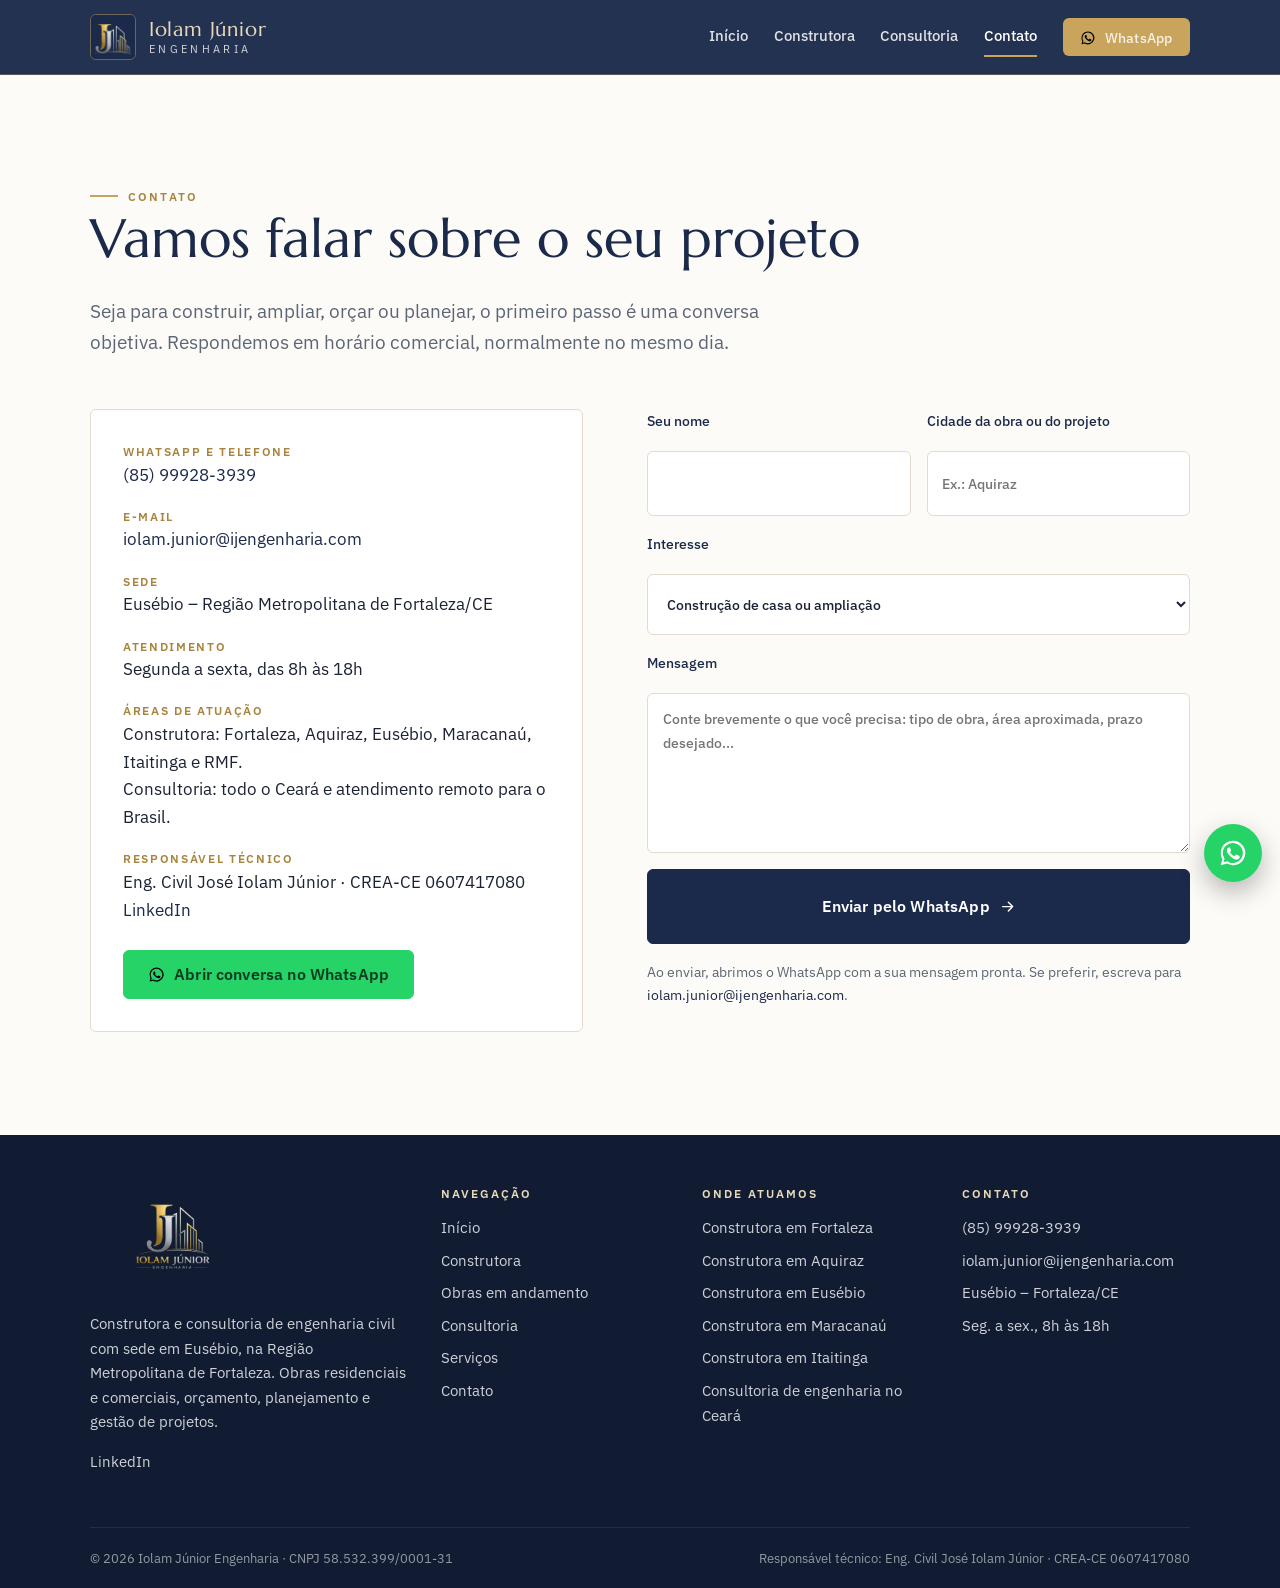
<file: contato.html>
<!DOCTYPE html>
<html lang="pt-BR">
<head>
<meta charset="utf-8">
<meta name="viewport" content="width=device-width, initial-scale=1">
<title>Contato | Iolam Júnior Engenharia — Fortaleza, Aquiraz e Eusébio</title>
<meta name="description" content="Fale com a Iolam Júnior Engenharia: WhatsApp (85) 99928-3939, e-mail iolam.junior@ijengenharia.com. Construtora e consultoria de engenharia em Eusébio, Fortaleza, Aquiraz, Maracanaú e Itaitinga.">

<link rel="canonical" href="https://www.ijengenharia.com/contato.html">
<meta name="robots" content="index, follow, max-image-preview:large, max-snippet:-1, max-video-preview:-1">
<meta name="author" content="Iolam Júnior Engenharia">
<meta name="geo.region" content="BR-CE">
<meta name="geo.placename" content="Eusébio, Fortaleza, Aquiraz, Maracanaú, Itaitinga">
<link rel="alternate" hreflang="pt-BR" href="https://www.ijengenharia.com/contato.html">
<link rel="alternate" hreflang="x-default" href="https://www.ijengenharia.com/contato.html">
<meta property="og:locale" content="pt_BR">
<meta property="og:type" content="website">
<meta property="og:site_name" content="Iolam Júnior Engenharia">
<meta property="og:title" content="Contato | Iolam Júnior Engenharia — Fortaleza, Aquiraz e Eusébio">
<meta property="og:description" content="Fale com a Iolam Júnior Engenharia: WhatsApp (85) 99928-3939, e-mail iolam.junior@ijengenharia.com. Construtora e consultoria de engenharia em Eusébio, Fortaleza, Aquiraz, Maracanaú e Itaitinga.">
<meta property="og:url" content="https://www.ijengenharia.com/contato.html">
<meta property="og:image" content="https://www.ijengenharia.com/assets/img/og-home.jpg">
<meta property="og:image:width" content="1200">
<meta property="og:image:height" content="630">
<meta name="twitter:card" content="summary_large_image">
<meta name="twitter:title" content="Contato | Iolam Júnior Engenharia — Fortaleza, Aquiraz e Eusébio">
<meta name="twitter:description" content="Fale com a Iolam Júnior Engenharia: WhatsApp (85) 99928-3939, e-mail iolam.junior@ijengenharia.com. Construtora e consultoria de engenharia em Eusébio, Fortaleza, Aquiraz, Maracanaú e Itaitinga.">
<meta name="twitter:image" content="https://www.ijengenharia.com/assets/img/og-home.jpg">
<meta name="theme-color" content="#1B2A4A">
<link rel="icon" href="/favicon.ico" sizes="any">
<link rel="icon" type="image/png" sizes="32x32" href="/assets/img/icon-32.png">
<link rel="apple-touch-icon" href="/assets/img/icon-180.png">
<link rel="manifest" href="/site.webmanifest">
<link rel="preload" href="/assets/fonts/marcellus-latin-400-normal.woff2" as="font" type="font/woff2" crossorigin>
<link rel="preload" href="/assets/fonts/ibm-plex-sans-latin-400-normal.woff2" as="font" type="font/woff2" crossorigin>
<link rel="stylesheet" href="/assets/fonts/fonts.css">
<link rel="stylesheet" href="/assets/css/style.css">
<script type="application/ld+json">{"@context": "https://schema.org", "@graph": [{"@type": "WebSite", "@id": "https://www.ijengenharia.com/#website", "url": "https://www.ijengenharia.com/", "name": "Iolam Júnior Engenharia", "inLanguage": "pt-BR", "publisher": {"@id": "https://www.ijengenharia.com/#org"}}, {"@type": ["Organization", "GeneralContractor", "ProfessionalService"], "@id": "https://www.ijengenharia.com/#org", "name": "Iolam Júnior Engenharia", "alternateName": ["IJ Engenharia", "Iolam Junior Engenharia"], "legalName": "Iolam Júnior Engenharia", "taxID": "58.532.399/0001-31", "foundingDate": "2024-12", "url": "https://www.ijengenharia.com/", "logo": "https://www.ijengenharia.com/assets/img/logo-iolam-junior-engenharia.png", "image": "https://www.ijengenharia.com/assets/img/og-home.jpg", "description": "Construtora e consultoria de engenharia civil em Fortaleza, Aquiraz, Eusébio, Maracanaú e Itaitinga (CE), com mais de 80.000 m² construídos: execução de obras residenciais e comerciais, orçamento de obras, planejamento, gerenciamento, coordenação e compatibilização de projetos.", "slogan": "Engenharia que planeja, orça e constrói com precisão.", "telephone": "+5585999283939", "email": "iolam.junior@ijengenharia.com", "priceRange": "$$", "address": {"@type": "PostalAddress", "addressLocality": "Eusébio", "addressRegion": "CE", "addressCountry": "BR"}, "geo": {"@type": "GeoCoordinates", "latitude": -3.8903, "longitude": -38.4507}, "areaServed": [{"@type": "City", "name": "Fortaleza", "sameAs": "https://pt.wikipedia.org/wiki/Fortaleza"}, {"@type": "City", "name": "Aquiraz", "sameAs": "https://pt.wikipedia.org/wiki/Aquiraz"}, {"@type": "City", "name": "Eusébio", "sameAs": "https://pt.wikipedia.org/wiki/Eus%C3%A9bio_(Cear%C3%A1)"}, {"@type": "City", "name": "Maracanaú", "sameAs": "https://pt.wikipedia.org/wiki/Maracana%C3%BA"}, {"@type": "City", "name": "Itaitinga", "sameAs": "https://pt.wikipedia.org/wiki/Itaitinga"}, {"@type": "AdministrativeArea", "name": "Região Metropolitana de Fortaleza"}, {"@type": "State", "name": "Ceará"}], "openingHoursSpecification": {"@type": "OpeningHoursSpecification", "dayOfWeek": ["Monday", "Tuesday", "Wednesday", "Thursday", "Friday"], "opens": "08:00", "closes": "18:00"}, "contactPoint": {"@type": "ContactPoint", "telephone": "+5585999283939", "contactType": "sales", "email": "iolam.junior@ijengenharia.com", "availableLanguage": "Portuguese", "areaServed": "BR"}, "sameAs": ["https://www.linkedin.com/in/iolam-junior/"], "founder": {"@id": "https://www.ijengenharia.com/#founder"}, "employee": {"@id": "https://www.ijengenharia.com/#founder"}, "knowsAbout": ["Construção civil", "Orçamento de obras", "Planejamento de obras", "Gerenciamento de projetos", "Coordenação de projetos", "Compatibilização de projetos", "Engenharia de valor", "Desenvolvimento imobiliário", "SINAPI", "SEINFRA-CE", "Curva ABC", "Cronograma físico-financeiro", "Valor agregado (EVM)"], "hasOfferCatalog": {"@type": "OfferCatalog", "name": "Serviços de engenharia", "itemListElement": [{"@type": "Offer", "itemOffered": {"@type": "Service", "name": "Construção de obras residenciais e comerciais", "url": "https://www.ijengenharia.com/construtora.html"}}, {"@type": "Offer", "itemOffered": {"@type": "Service", "name": "Orçamento de obras", "url": "https://www.ijengenharia.com/consultoria.html#orcamento"}}, {"@type": "Offer", "itemOffered": {"@type": "Service", "name": "Planejamento de obras", "url": "https://www.ijengenharia.com/consultoria.html#planejamento"}}, {"@type": "Offer", "itemOffered": {"@type": "Service", "name": "Gerenciamento de projetos e obras", "url": "https://www.ijengenharia.com/consultoria.html#gerenciamento"}}, {"@type": "Offer", "itemOffered": {"@type": "Service", "name": "Coordenação de projetos", "url": "https://www.ijengenharia.com/consultoria.html#coordenacao"}}, {"@type": "Offer", "itemOffered": {"@type": "Service", "name": "Compatibilização de projetos", "url": "https://www.ijengenharia.com/consultoria.html#compatibilizacao"}}, {"@type": "Offer", "itemOffered": {"@type": "Service", "name": "Desenvolvimento imobiliário e estudo de viabilidade", "url": "https://www.ijengenharia.com/consultoria.html#imobiliario"}}, {"@type": "Offer", "itemOffered": {"@type": "Service", "name": "Propostas técnicas e comerciais", "url": "https://www.ijengenharia.com/consultoria.html#propostas"}}, {"@type": "Offer", "itemOffered": {"@type": "Service", "name": "Engenharia de valor", "url": "https://www.ijengenharia.com/consultoria.html#engenharia-de-valor"}}]}}, {"@type": "Person", "@id": "https://www.ijengenharia.com/#founder", "name": "José Iolam Júnior", "alternateName": "Iolam Júnior", "jobTitle": "Engenheiro Civil, Diretor Técnico; ex-gestor de sala técnica de grandes construtoras", "worksFor": {"@id": "https://www.ijengenharia.com/#org"}, "hasCredential": {"@type": "EducationalOccupationalCredential", "name": "CREA-CE 0607417080", "credentialCategory": "Registro profissional"}, "alumniOf": [{"@type": "CollegeOrUniversity", "name": "UFRJ"}], "hasOccupation": {"@type": "Occupation", "name": "Engenheiro civil especialista em gestão de projetos (MPM/UFRJ)"}, "knowsAbout": ["Orçamento de obras", "Planejamento de obras", "Gestão de projetos", "MS Project"], "sameAs": ["https://www.linkedin.com/in/iolam-junior/"], "url": "https://www.ijengenharia.com/consultoria.html"}]}</script>
<script type="application/ld+json">{"@context": "https://schema.org", "@type": "ContactPage", "@id": "https://www.ijengenharia.com/contato.html#webpage", "url": "https://www.ijengenharia.com/contato.html", "name": "Contato | Iolam Júnior Engenharia — Fortaleza, Aquiraz e Eusébio", "description": "Fale com a Iolam Júnior Engenharia: WhatsApp (85) 99928-3939, e-mail iolam.junior@ijengenharia.com. Construtora e consultoria de engenharia em Eusébio, Fortaleza, Aquiraz, Maracanaú e Itaitinga.", "inLanguage": "pt-BR", "isPartOf": {"@id": "https://www.ijengenharia.com/#website"}, "about": {"@id": "https://www.ijengenharia.com/#org"}, "primaryImageOfPage": "https://www.ijengenharia.com/assets/img/og-home.jpg", "dateModified": "2026-09-27"}</script>
<script type="application/ld+json">{"@context": "https://schema.org", "@type": "BreadcrumbList", "itemListElement": [{"@type": "ListItem", "position": 1, "name": "Início", "item": "https://www.ijengenharia.com/"}, {"@type": "ListItem", "position": 2, "name": "Contato", "item": "https://www.ijengenharia.com/contato.html"}]}</script>
</head>
<body>
<a class="skip" href="#conteudo">Ir para o conteúdo</a>
<header class="site-header">
 <div class="wrap">
  <a class="brand" href="/" aria-label="Iolam Júnior Engenharia — página inicial"><img src="/assets/img/icon-192.png" alt="" width="46" height="46"><span class="wordmark"><b>Iolam Júnior</b><small>Engenharia</small></span></a>
  <button class="nav-toggle" aria-expanded="false" aria-controls="nav">Menu</button>
  <nav class="nav" id="nav" aria-label="Principal">
   <a href="/">Início</a>
   <a href="/construtora.html">Construtora</a>
   <a href="/consultoria.html">Consultoria</a>
   <a href="/contato.html" aria-current="page">Contato</a>
   <a class="btn btn-gold" href="https://wa.me/5585999283939?text=Ol%C3%A1%2C%20Iolam%20J%C3%BAnior%20Engenharia!%20Vim%20pelo%20site%20e%20gostaria%20de%20falar%20sobre%20um%20projeto" target="_blank" rel="noopener"><svg viewBox="0 0 32 32" aria-hidden="true"><path d="M16 3C8.8 3 3 8.8 3 16c0 2.3.6 4.5 1.7 6.5L3 29l6.7-1.7A13 13 0 1 0 16 3zm0 23.7c-2 0-4-.5-5.7-1.6l-.4-.2-4 1 1.1-3.9-.3-.4A10.7 10.7 0 1 1 16 26.7zm5.9-8c-.3-.2-1.9-.9-2.2-1-.3-.1-.5-.2-.7.2l-1 1.2c-.2.2-.4.2-.7.1a8.7 8.7 0 0 1-4.3-3.8c-.3-.6.3-.5.9-1.7.1-.2 0-.4 0-.6l-1-2.4c-.3-.6-.5-.5-.7-.5h-.6c-.2 0-.6.1-.9.4-.3.3-1.2 1.1-1.2 2.8s1.2 3.3 1.4 3.5c.2.2 2.4 3.6 5.8 5.1 2.1.9 3 1 4 .8.7-.1 1.9-.8 2.2-1.6.3-.8.3-1.4.2-1.6l-.6-.3z"/></svg> WhatsApp</a>
  </nav>
 </div>
</header>
<main id="conteudo">
<section class="section">
 <div class="wrap">
  <div class="section-head reveal">
   <span class="eyebrow">Contato</span>
   <h1>Vamos falar sobre o seu projeto</h1>
   <p class="lead">Seja para construir, ampliar, orçar ou planejar, o primeiro passo é uma conversa objetiva. Respondemos em horário comercial, normalmente no mesmo dia.</p>
  </div>
  <div class="contact-grid">
   <div class="contact-card reveal">
    <dl>
     <div><dt>WhatsApp e telefone</dt><dd><a href="tel:+5585999283939">(85) 99928-3939</a></dd></div>
     <div><dt>E-mail</dt><dd><a href="mailto:iolam.junior@ijengenharia.com">iolam.junior@ijengenharia.com</a></dd></div>
     <div><dt>Sede</dt><dd>Eusébio – Região Metropolitana de Fortaleza/CE</dd></div>
     <div><dt>Atendimento</dt><dd>Segunda a sexta, das 8h às 18h</dd></div>
     <div><dt>Áreas de atuação</dt><dd>Construtora: Fortaleza, Aquiraz, Eusébio, Maracanaú, Itaitinga e RMF.<br>Consultoria: todo o Ceará e atendimento remoto para o Brasil.</dd></div>
     <div><dt>Responsável técnico</dt><dd>Eng. Civil José Iolam Júnior · CREA-CE 0607417080<br><a href="https://www.linkedin.com/in/iolam-junior/" target="_blank" rel="noopener">LinkedIn</a></dd></div>
    </dl>
    <div class="btn-row"><a class="btn btn-wa" href="https://wa.me/5585999283939?text=Ol%C3%A1%2C%20Iolam%20J%C3%BAnior%20Engenharia!%20Vim%20pelo%20site%20e%20gostaria%20de%20falar%20sobre%20um%20projeto" target="_blank" rel="noopener"><svg viewBox="0 0 32 32" aria-hidden="true"><path d="M16 3C8.8 3 3 8.8 3 16c0 2.3.6 4.5 1.7 6.5L3 29l6.7-1.7A13 13 0 1 0 16 3zm0 23.7c-2 0-4-.5-5.7-1.6l-.4-.2-4 1 1.1-3.9-.3-.4A10.7 10.7 0 1 1 16 26.7zm5.9-8c-.3-.2-1.9-.9-2.2-1-.3-.1-.5-.2-.7.2l-1 1.2c-.2.2-.4.2-.7.1a8.7 8.7 0 0 1-4.3-3.8c-.3-.6.3-.5.9-1.7.1-.2 0-.4 0-.6l-1-2.4c-.3-.6-.5-.5-.7-.5h-.6c-.2 0-.6.1-.9.4-.3.3-1.2 1.1-1.2 2.8s1.2 3.3 1.4 3.5c.2.2 2.4 3.6 5.8 5.1 2.1.9 3 1 4 .8.7-.1 1.9-.8 2.2-1.6.3-.8.3-1.4.2-1.6l-.6-.3z"/></svg> Abrir conversa no WhatsApp</a></div>
   </div>
   <form class="form reveal" id="form-contato" novalidate>
    <div class="row">
     <label>Seu nome<input type="text" name="nome" id="f-nome" required autocomplete="name"></label>
     <label>Cidade da obra ou do projeto<input type="text" name="cidade" id="f-cidade" placeholder="Ex.: Aquiraz" autocomplete="address-level2"></label>
    </div>
    <label>Interesse
     <select name="interesse" id="f-interesse">
      <option>Construção de casa ou ampliação</option>
      <option>Construção de edificação comercial</option>
      <option>Orçamento de obra</option>
      <option>Planejamento e gerenciamento de obra</option>
      <option>Coordenação ou compatibilização de projetos</option>
      <option>Estudo de viabilidade imobiliária</option>
      <option>Proposta técnica / licitação</option>
      <option>Outro assunto</option>
     </select>
    </label>
    <label>Mensagem<textarea name="mensagem" id="f-mensagem" rows="5" placeholder="Conte brevemente o que você precisa: tipo de obra, área aproximada, prazo desejado..."></textarea></label>
    <button class="btn btn-navy" type="submit">Enviar pelo WhatsApp <svg viewBox="0 0 24 24" aria-hidden="true" fill="none" stroke="currentColor" stroke-width="2" stroke-linecap="round" stroke-linejoin="round"><path d="M5 12h14M13 6l6 6-6 6"/></svg></button>
    <small>Ao enviar, abrimos o WhatsApp com a sua mensagem pronta. Se preferir, escreva para <a href="mailto:iolam.junior@ijengenharia.com">iolam.junior@ijengenharia.com</a>.</small>
    <p id="form-ok" hidden><strong>Mensagem preparada.</strong> Se o WhatsApp não abriu, toque no botão verde abaixo.</p>
   </form>
  </div>
 </div>
</section>
</main>
<footer class="site-footer">
 <div class="wrap">
  <div class="top">
   <div>
    <img class="logo" src="/assets/img/logo-iolam-junior-engenharia.png" alt="Iolam Júnior Engenharia" width="104" height="70">
    <p>Construtora e consultoria de engenharia civil com sede em Eusébio, na Região Metropolitana de Fortaleza. Obras residenciais e comerciais, orçamento, planejamento e gestão de projetos.</p>
    <p><a href="https://www.linkedin.com/in/iolam-junior/" target="_blank" rel="noopener">LinkedIn</a></p>
   </div>
   <div>
    <h4>Navegação</h4>
    <ul>
     <li><a href="/">Início</a></li>
     <li><a href="/construtora.html">Construtora</a></li>
     <li><a href="/construtora.html#obras">Obras em andamento</a></li>
     <li><a href="/consultoria.html">Consultoria</a></li>
     <li><a href="/consultoria.html#servicos">Serviços</a></li>
     <li><a href="/contato.html">Contato</a></li>
    </ul>
   </div>
   <div>
    <h4>Onde atuamos</h4>
    <ul>
     <li><a href="/construtora.html#areas">Construtora em Fortaleza</a></li>
     <li><a href="/construtora.html#areas">Construtora em Aquiraz</a></li>
     <li><a href="/construtora.html#areas">Construtora em Eusébio</a></li>
     <li><a href="/construtora.html#areas">Construtora em Maracanaú</a></li>
     <li><a href="/construtora.html#areas">Construtora em Itaitinga</a></li>
     <li><a href="/consultoria.html">Consultoria de engenharia no Ceará</a></li>
    </ul>
   </div>
   <div>
    <h4>Contato</h4>
    <ul>
     <li><a href="tel:+5585999283939">(85) 99928-3939</a></li>
     <li><a href="mailto:iolam.junior@ijengenharia.com">iolam.junior@ijengenharia.com</a></li>
     <li>Eusébio – Fortaleza/CE</li>
     <li>Seg. a sex., 8h às 18h</li>
    </ul>
   </div>
  </div>
  <div class="bottom">
   <span>© 2026 Iolam Júnior Engenharia · CNPJ 58.532.399/0001-31</span>
   <span>Responsável técnico: Eng. Civil José Iolam Júnior · CREA-CE 0607417080</span>
  </div>
 </div>
</footer>
<a class="wa-float" href="https://wa.me/5585999283939?text=Ol%C3%A1%2C%20Iolam%20J%C3%BAnior%20Engenharia!%20Vim%20pelo%20site%20e%20gostaria%20de%20falar%20sobre%20um%20projeto" target="_blank" rel="noopener" aria-label="Falar no WhatsApp"><svg viewBox="0 0 32 32" aria-hidden="true"><path d="M16 3C8.8 3 3 8.8 3 16c0 2.3.6 4.5 1.7 6.5L3 29l6.7-1.7A13 13 0 1 0 16 3zm0 23.7c-2 0-4-.5-5.7-1.6l-.4-.2-4 1 1.1-3.9-.3-.4A10.7 10.7 0 1 1 16 26.7zm5.9-8c-.3-.2-1.9-.9-2.2-1-.3-.1-.5-.2-.7.2l-1 1.2c-.2.2-.4.2-.7.1a8.7 8.7 0 0 1-4.3-3.8c-.3-.6.3-.5.9-1.7.1-.2 0-.4 0-.6l-1-2.4c-.3-.6-.5-.5-.7-.5h-.6c-.2 0-.6.1-.9.4-.3.3-1.2 1.1-1.2 2.8s1.2 3.3 1.4 3.5c.2.2 2.4 3.6 5.8 5.1 2.1.9 3 1 4 .8.7-.1 1.9-.8 2.2-1.6.3-.8.3-1.4.2-1.6l-.6-.3z"/></svg></a>
<script src="/assets/js/main.js" defer></script>
</body>
</html>
</file>
<file: assets/fonts/fonts.css>
/* Fontes auto-hospedadas (Marcellus e IBM Plex Sans, licença OFL) */
@font-face{font-family:"Marcellus";font-style:normal;font-weight:400;font-display:swap;src:url(marcellus-latin-ext-400-normal.woff2) format("woff2");unicode-range:U+0100-02BA,U+02BD-02C5,U+02C7-02CC,U+02CE-02D7,U+02DD-02FF,U+0304,U+0308,U+0329,U+1D00-1DBF,U+1E00-1E9F,U+1EF2-1EFF,U+2020,U+20A0-20AB,U+20AD-20C0,U+2113,U+2C60-2C7F,U+A720-A7FF}
@font-face{font-family:"Marcellus";font-style:normal;font-weight:400;font-display:swap;src:url(marcellus-latin-400-normal.woff2) format("woff2");unicode-range:U+0000-00FF,U+0131,U+0152-0153,U+02BB-02BC,U+02C6,U+02DA,U+02DC,U+0304,U+0308,U+0329,U+2000-206F,U+20AC,U+2122,U+2191,U+2193,U+2212,U+2215,U+FEFF,U+FFFD}
@font-face{font-family:"IBM Plex Sans";font-style:normal;font-weight:400;font-display:swap;src:url(ibm-plex-sans-latin-ext-400-normal.woff2) format("woff2");unicode-range:U+0100-02BA,U+02BD-02C5,U+02C7-02CC,U+02CE-02D7,U+02DD-02FF,U+0304,U+0308,U+0329,U+1D00-1DBF,U+1E00-1E9F,U+1EF2-1EFF,U+2020,U+20A0-20AB,U+20AD-20C0,U+2113,U+2C60-2C7F,U+A720-A7FF}
@font-face{font-family:"IBM Plex Sans";font-style:normal;font-weight:400;font-display:swap;src:url(ibm-plex-sans-latin-400-normal.woff2) format("woff2");unicode-range:U+0000-00FF,U+0131,U+0152-0153,U+02BB-02BC,U+02C6,U+02DA,U+02DC,U+0304,U+0308,U+0329,U+2000-206F,U+20AC,U+2122,U+2191,U+2193,U+2212,U+2215,U+FEFF,U+FFFD}
@font-face{font-family:"IBM Plex Sans";font-style:normal;font-weight:500;font-display:swap;src:url(ibm-plex-sans-latin-ext-500-normal.woff2) format("woff2");unicode-range:U+0100-02BA,U+02BD-02C5,U+02C7-02CC,U+02CE-02D7,U+02DD-02FF,U+0304,U+0308,U+0329,U+1D00-1DBF,U+1E00-1E9F,U+1EF2-1EFF,U+2020,U+20A0-20AB,U+20AD-20C0,U+2113,U+2C60-2C7F,U+A720-A7FF}
@font-face{font-family:"IBM Plex Sans";font-style:normal;font-weight:500;font-display:swap;src:url(ibm-plex-sans-latin-500-normal.woff2) format("woff2");unicode-range:U+0000-00FF,U+0131,U+0152-0153,U+02BB-02BC,U+02C6,U+02DA,U+02DC,U+0304,U+0308,U+0329,U+2000-206F,U+20AC,U+2122,U+2191,U+2193,U+2212,U+2215,U+FEFF,U+FFFD}
@font-face{font-family:"IBM Plex Sans";font-style:normal;font-weight:600;font-display:swap;src:url(ibm-plex-sans-latin-ext-600-normal.woff2) format("woff2");unicode-range:U+0100-02BA,U+02BD-02C5,U+02C7-02CC,U+02CE-02D7,U+02DD-02FF,U+0304,U+0308,U+0329,U+1D00-1DBF,U+1E00-1E9F,U+1EF2-1EFF,U+2020,U+20A0-20AB,U+20AD-20C0,U+2113,U+2C60-2C7F,U+A720-A7FF}
@font-face{font-family:"IBM Plex Sans";font-style:normal;font-weight:600;font-display:swap;src:url(ibm-plex-sans-latin-600-normal.woff2) format("woff2");unicode-range:U+0000-00FF,U+0131,U+0152-0153,U+02BB-02BC,U+02C6,U+02DA,U+02DC,U+0304,U+0308,U+0329,U+2000-206F,U+20AC,U+2122,U+2191,U+2193,U+2212,U+2215,U+FEFF,U+FFFD}
</file>
<file: assets/css/style.css>
/* Iolam Júnior Engenharia — folha de estilos principal
   Paleta: navy #1B2A4A · dourado #C8A45C · creme #FDFBF7 */
:root{
  --navy:#1B2A4A; --navy-deep:#111C33; --navy-soft:#24365C; --steel:#3D5A80;
  --gold:#C8A45C; --gold-dark:#A8853F; --gold-light:#E8D9B8;
  --cream:#FDFBF7; --paper:#F4EFE4; --white:#FFFFFF;
  --ink:#1A2233; --muted:#5C6675; --line:#E3DCCD;
  --font-display:"Marcellus",Georgia,"Times New Roman",serif;
  --font-body:"IBM Plex Sans","Segoe UI",Roboto,Arial,sans-serif;
  --radius:6px; --shadow:0 18px 45px rgba(17,28,51,.14); --shadow-sm:0 6px 18px rgba(17,28,51,.10);
  --wrap:1180px; --gutter:clamp(16px,4vw,40px);
  color-scheme:light;
}
*,*::before,*::after{box-sizing:border-box}
html{scroll-behavior:smooth;-webkit-text-size-adjust:100%}
@media (prefers-reduced-motion:reduce){html{scroll-behavior:auto} *,*::before,*::after{animation:none!important;transition:none!important}}
body{margin:0;background:var(--cream);color:var(--ink);font-family:var(--font-body);font-size:1.0625rem;line-height:1.65;-webkit-font-smoothing:antialiased}
img{max-width:100%;height:auto;display:block}
a{color:var(--navy);text-decoration:none}
a:hover{color:var(--gold-dark)}
h1,h2,h3,h4{font-family:var(--font-display);font-weight:400;line-height:1.15;margin:0 0 .5em;color:var(--navy);text-wrap:balance}
h1{font-size:clamp(2.1rem,4.6vw,3.4rem)}
h2{font-size:clamp(1.7rem,3.2vw,2.5rem)}
h3{font-size:clamp(1.25rem,2vw,1.55rem)}
h4{font-size:1.1rem;font-family:var(--font-body);font-weight:600}
p{margin:0 0 1em}
ul{margin:0 0 1em;padding-left:1.2em}
strong{font-weight:600}
.wrap{max-width:var(--wrap);margin-inline:auto;padding-inline:var(--gutter)}
.narrow{max-width:760px}
.eyebrow{display:inline-flex;align-items:center;gap:.6rem;font-size:.78rem;letter-spacing:.18em;text-transform:uppercase;font-weight:600;color:var(--gold-dark)}
.eyebrow::before{content:"";width:28px;height:2px;background:var(--gold)}
.on-dark .eyebrow,.eyebrow.light{color:var(--gold-light)}
.lead{font-size:1.2rem;line-height:1.6;color:var(--muted);max-width:62ch}
.on-dark .lead{color:rgba(255,255,255,.82)}
.gold-rule{width:64px;height:3px;background:var(--gold);border:0;margin:1.2rem 0 1.6rem}
.center{text-align:center}
.center .gold-rule{margin-inline:auto}
.center .lead{margin-inline:auto}
:focus-visible{outline:3px solid var(--gold);outline-offset:3px}
.skip{position:absolute;left:-999px;top:0;background:var(--gold);color:var(--navy);padding:.6rem 1rem;z-index:1000}
.skip:focus{left:8px;top:8px}

/* Botões */
.btn{display:inline-flex;align-items:center;justify-content:center;gap:.55rem;padding:.9rem 1.5rem;border-radius:var(--radius);font-weight:600;font-size:.98rem;letter-spacing:.01em;border:1.5px solid transparent;cursor:pointer;transition:transform .18s ease,box-shadow .18s ease,background .18s ease,color .18s ease;line-height:1.2;font-family:inherit}
.btn:hover{transform:translateY(-2px)}
.btn-gold{background:var(--gold);color:var(--navy-deep);border-color:var(--gold)}
.btn-gold:hover{background:#D4B26C;color:var(--navy-deep);box-shadow:0 10px 24px rgba(200,164,92,.35)}
.btn-navy{background:var(--navy);color:#fff;border-color:var(--navy)}
.btn-navy:hover{background:var(--navy-soft);color:#fff;box-shadow:var(--shadow-sm)}
.btn-outline{background:transparent;color:var(--navy);border-color:var(--navy)}
.btn-outline:hover{background:var(--navy);color:#fff}
.on-dark .btn-outline,.hero .btn-outline,.cta .btn-outline,.section.dark .btn-outline{color:#fff;border-color:rgba(255,255,255,.7)}
.on-dark .btn-outline:hover,.hero .btn-outline:hover,.cta .btn-outline:hover,.section.dark .btn-outline:hover{background:#fff;color:var(--navy)}
.btn-wa{background:#25D366;color:#0B3D22;border-color:#25D366}
.btn-wa:hover{background:#2EE07A;color:#0B3D22}
.btn svg{width:1.1em;height:1.1em;flex:none}
.btn-row{display:flex;flex-wrap:wrap;gap:.8rem;margin-top:1.6rem}

/* Cabeçalho */
.site-header{position:sticky;top:0;z-index:100;background:rgba(27,42,74,.96);backdrop-filter:blur(8px);border-bottom:1px solid rgba(200,164,92,.35)}
.site-header .wrap{display:flex;align-items:center;justify-content:space-between;gap:1rem;min-height:74px}
.brand{display:flex;align-items:center;gap:.8rem;color:#fff}
.brand img{height:46px;width:46px;border-radius:6px;border:1px solid rgba(200,164,92,.45)}
.wordmark{display:flex;flex-direction:column;line-height:1}
.wordmark b{font-family:var(--font-display);font-weight:400;font-size:1.25rem;letter-spacing:.04em;color:var(--gold-light)}
.wordmark small{font-size:.66rem;letter-spacing:.32em;text-transform:uppercase;color:rgba(255,255,255,.8);margin-top:.25rem}
.brand:hover{color:#fff}
.nav{display:flex;align-items:center;gap:1.6rem}
.nav a{color:rgba(255,255,255,.85);font-weight:500;font-size:.95rem;padding:.4rem 0;border-bottom:2px solid transparent}
.nav a:hover,.nav a[aria-current="page"]{color:#fff;border-bottom-color:var(--gold)}
.nav .btn{padding:.6rem 1.05rem;font-size:.9rem;border-bottom:0}
.nav .btn:hover{border-bottom:0}
.nav-toggle{display:none;background:transparent;border:1.5px solid rgba(255,255,255,.5);color:#fff;border-radius:var(--radius);padding:.5rem .7rem;cursor:pointer;font:inherit}
@media (max-width:860px){
  .nav{position:absolute;left:0;right:0;top:100%;flex-direction:column;align-items:stretch;gap:0;background:var(--navy-deep);padding:.5rem var(--gutter) 1.2rem;display:none;border-bottom:1px solid rgba(200,164,92,.35)}
  .nav.open{display:flex}
  .nav a{padding:.85rem 0;border-bottom:1px solid rgba(255,255,255,.08)}
  .nav .btn{margin-top:.9rem;justify-content:center}
  .nav-toggle{display:inline-flex}
}

/* Hero interno */
.hero{position:relative;color:#fff;background:var(--navy-deep);overflow:hidden;isolation:isolate}
.hero .bg{position:absolute;inset:0;z-index:-2;width:100%;height:100%;object-fit:cover;object-position:center}
.hero::before{content:"";position:absolute;inset:0;z-index:-1;background:linear-gradient(100deg,rgba(17,28,51,.94) 0%,rgba(27,42,74,.82) 45%,rgba(27,42,74,.45) 100%)}
.hero .wrap{padding-block:clamp(4rem,10vw,7.5rem)}
.hero h1{color:#fff;max-width:20ch}
.hero .lead{color:rgba(255,255,255,.86)}
.hero-meta{display:flex;flex-wrap:wrap;gap:1.6rem 2.4rem;margin-top:2.4rem;padding-top:1.6rem;border-top:1px solid rgba(200,164,92,.45)}
.hero-meta div{min-width:130px}
.hero-meta b{display:block;font-family:var(--font-display);font-size:1.9rem;color:var(--gold-light);line-height:1;font-variant-numeric:tabular-nums}
.hero-meta span{font-size:.85rem;color:rgba(255,255,255,.75);letter-spacing:.04em}
.hero-strip{height:6px;background:linear-gradient(90deg,var(--steel) 0 62%,var(--gold) 62% 100%)}

/* Seções */
.section{padding-block:clamp(3.5rem,8vw,6.5rem)}
.section.alt{background:var(--paper)}
.section.dark{background:var(--navy);color:#fff}
.section.dark h2,.section.dark h3{color:#fff}
.section.dark p{color:rgba(255,255,255,.85)}
.section-head{margin-bottom:clamp(2rem,4vw,3.2rem)}
.grid{display:grid;gap:1.6rem}
.grid-2{grid-template-columns:repeat(2,1fr)}
.grid-3{grid-template-columns:repeat(3,1fr)}
.grid-4{grid-template-columns:repeat(4,1fr)}
@media (max-width:980px){.grid-4{grid-template-columns:repeat(2,1fr)} .grid-3{grid-template-columns:repeat(2,1fr)}}
@media (max-width:640px){.grid-2,.grid-3,.grid-4{grid-template-columns:1fr}}

/* Cartões de pilares */
.pillar{background:var(--white);border:1px solid var(--line);border-top:3px solid var(--gold);padding:1.8rem 1.6rem;border-radius:var(--radius)}
.pillar .ico{width:46px;height:46px;border-radius:50%;background:var(--navy);display:grid;place-items:center;margin-bottom:1.1rem}
.pillar .ico svg{width:24px;height:24px;stroke:var(--gold-light);fill:none;stroke-width:1.8;stroke-linecap:round;stroke-linejoin:round}
.pillar h3{font-size:1.3rem;margin-bottom:.5rem}
.pillar p{color:var(--muted);margin:0;font-size:.98rem}

/* Obras em andamento */
.project{display:grid;grid-template-columns:1.15fr .85fr;gap:clamp(1.6rem,4vw,3.4rem);align-items:start;padding-block:clamp(2.4rem,5vw,4rem);border-top:1px solid var(--line)}
.project:first-of-type{border-top:0;padding-top:0}
.project.flip .project-text{order:-1}
.project-text .status{display:inline-flex;align-items:center;gap:.5rem;background:var(--navy);color:var(--gold-light);font-size:.75rem;letter-spacing:.14em;text-transform:uppercase;font-weight:600;padding:.4rem .8rem;border-radius:999px;margin-bottom:1rem}
.project-text .status::before{content:"";width:8px;height:8px;border-radius:50%;background:var(--gold);box-shadow:0 0 0 4px rgba(200,164,92,.25)}
.project-text h3{font-size:clamp(1.5rem,2.6vw,2rem)}
.project-text .place{color:var(--muted);font-weight:500;margin-bottom:1rem}
.specs{display:grid;grid-template-columns:repeat(2,1fr);gap:.9rem 1.4rem;margin:1.4rem 0;padding:1.2rem 1.3rem;background:var(--white);border:1px solid var(--line);border-left:3px solid var(--gold);border-radius:var(--radius)}
.specs div span{display:block;font-size:.74rem;letter-spacing:.1em;text-transform:uppercase;color:var(--muted)}
.specs div b{font-size:1.05rem;font-weight:600;color:var(--navy)}
.credits{font-size:.85rem;color:var(--muted)}
.gallery{display:grid;grid-template-columns:repeat(2,1fr);grid-auto-rows:minmax(150px,auto);gap:.7rem}
.gallery a{position:relative;display:block;overflow:hidden;border-radius:var(--radius);background:var(--navy-deep);aspect-ratio:4/3}
.gallery a.wide{grid-column:span 2;aspect-ratio:16/9}
.gallery img{width:100%;height:100%;object-fit:cover;transition:transform .5s ease}
.gallery a:hover img{transform:scale(1.04)}
.gallery a::after{content:attr(data-cap);position:absolute;left:0;right:0;bottom:0;padding:1.6rem .8rem .55rem;font-size:.78rem;color:#fff;background:linear-gradient(to top,rgba(17,28,51,.85),transparent);opacity:0;transition:opacity .3s}
.gallery a:hover::after,.gallery a:focus-visible::after{opacity:1}
@media (max-width:900px){.project{grid-template-columns:1fr} .project.flip .project-text{order:0}}
@media (max-width:480px){.specs{grid-template-columns:1fr}}

/* Linha do tempo / método */
.steps{counter-reset:step;display:grid;grid-template-columns:repeat(5,1fr);gap:1.2rem;position:relative}
.steps::before{content:"";position:absolute;left:8%;right:12%;top:26px;height:2px;background:linear-gradient(90deg,var(--gold),var(--gold-light));z-index:0}
.step{position:relative;z-index:1;background:transparent}
.step .num{width:54px;height:54px;border-radius:50%;background:var(--navy);color:var(--gold-light);display:grid;place-items:center;font-family:var(--font-display);font-size:1.35rem;border:3px solid var(--gold);margin-bottom:1rem}
.section.dark .step .num{background:var(--gold);color:var(--navy-deep);border-color:var(--gold-light)}
.step h3{font-size:1.15rem;font-family:var(--font-body);font-weight:600;margin-bottom:.4rem}
.step p{font-size:.93rem;margin:0}
@media (max-width:1000px){.steps{grid-template-columns:repeat(2,1fr)} .steps::before{display:none}}
@media (max-width:560px){.steps{grid-template-columns:1fr}}

/* Serviços (consultoria) */
.svc-group{margin-bottom:clamp(2.2rem,4vw,3.4rem)}
.svc-group-head{display:flex;align-items:baseline;gap:1rem;margin-bottom:1.2rem;padding-bottom:.6rem;border-bottom:1px solid var(--line)}
.svc-group-head h3{font-size:1.05rem;font-family:var(--font-body);font-weight:600;letter-spacing:.12em;text-transform:uppercase;color:var(--gold-dark);margin:0}
.svc-group-head span{color:var(--muted);font-size:.92rem}
.svc{background:var(--white);border:1px solid var(--line);border-radius:var(--radius);padding:1.7rem 1.6rem;display:flex;flex-direction:column;gap:.7rem;height:100%;transition:box-shadow .25s,transform .25s}
.svc:hover{box-shadow:var(--shadow);transform:translateY(-3px)}
.svc h4{font-family:var(--font-display);font-weight:400;font-size:1.45rem;color:var(--navy);margin:0}
.svc p{color:var(--muted);margin:0;font-size:.97rem}
.svc .deliver{margin:.4rem 0 0;padding:0;list-style:none;display:grid;gap:.4rem;font-size:.92rem}
.svc .deliver li{padding-left:1.4rem;position:relative}
.svc .deliver li::before{content:"";position:absolute;left:0;top:.5em;width:9px;height:9px;border:2px solid var(--gold);border-radius:2px;transform:rotate(45deg)}
.svc .deliver-title{font-size:.74rem;letter-spacing:.14em;text-transform:uppercase;color:var(--navy);font-weight:600;margin-top:.5rem}

/* Faixa de credenciais */
.cred{display:grid;grid-template-columns:repeat(4,1fr);gap:1.2rem;text-align:center}
.cred div{padding:1.4rem 1rem;border:1px solid rgba(200,164,92,.35);border-radius:var(--radius);background:rgba(255,255,255,.04)}
.cred b{display:block;font-family:var(--font-display);font-size:clamp(2rem,4vw,2.8rem);color:var(--gold-light);line-height:1;font-variant-numeric:tabular-nums}
.cred span{font-size:.86rem;color:rgba(255,255,255,.8);display:block;margin-top:.5rem}
@media (max-width:820px){.cred{grid-template-columns:repeat(2,1fr)}}

/* Portfólio (trajetória) */
.portfolio{display:grid;grid-template-columns:repeat(4,1fr);gap:.9rem}
.portfolio figure{margin:0;position:relative;overflow:hidden;border-radius:var(--radius);aspect-ratio:4/3;background:var(--navy-deep)}
.portfolio img{width:100%;height:100%;object-fit:cover;transition:transform .6s ease}
.portfolio figure:hover img{transform:scale(1.05)}
.portfolio figcaption{position:absolute;left:0;right:0;bottom:0;padding:2rem .9rem .8rem;color:#fff;background:linear-gradient(to top,rgba(17,28,51,.92),rgba(17,28,51,0));font-size:.9rem;font-weight:500;line-height:1.3}
.portfolio figcaption small{display:block;font-weight:400;color:var(--gold-light);font-size:.75rem;letter-spacing:.06em;text-transform:uppercase;margin-top:.15rem}
@media (max-width:980px){.portfolio{grid-template-columns:repeat(3,1fr)}}
@media (max-width:640px){.portfolio{grid-template-columns:repeat(2,1fr)}}

/* Áreas atendidas */
.areas{display:grid;grid-template-columns:repeat(5,1fr);gap:1.1rem}
.area{background:var(--white);border:1px solid var(--line);border-radius:var(--radius);padding:1.5rem 1.4rem}
.area h3{font-size:1.35rem;display:flex;align-items:center;gap:.6rem}
.area h3 svg{width:20px;height:20px;stroke:var(--gold-dark);fill:none;stroke-width:2;flex:none}
.area p{font-size:.95rem;color:var(--muted);margin:0}
@media (max-width:1100px){.areas{grid-template-columns:repeat(3,1fr)}}
@media (max-width:820px){.areas{grid-template-columns:repeat(2,1fr)}}
@media (max-width:560px){.areas{grid-template-columns:1fr}}

/* Lista "para quem" / check */
.check-list{list-style:none;padding:0;margin:0;display:grid;gap:.9rem}
.check-list li{display:flex;gap:.8rem;align-items:flex-start}
.check-list svg{width:22px;height:22px;flex:none;margin-top:.2rem;stroke:var(--gold);fill:none;stroke-width:2.2;stroke-linecap:round;stroke-linejoin:round}
.two-col{display:grid;grid-template-columns:1fr 1fr;gap:clamp(2rem,5vw,4rem);align-items:center}
.two-col img{border-radius:var(--radius);box-shadow:var(--shadow)}
@media (max-width:860px){.two-col{grid-template-columns:1fr}}

/* Quote / destaque */
.callout{background:var(--navy);color:#fff;border-left:4px solid var(--gold);padding:1.6rem 1.8rem;border-radius:var(--radius);font-size:1.12rem;line-height:1.6}
.callout b{color:var(--gold-light);font-weight:600}

/* FAQ */
.faq{max-width:820px;margin-inline:auto}
.faq details{border-bottom:1px solid var(--line);padding:.2rem 0}
.faq summary{cursor:pointer;list-style:none;display:flex;justify-content:space-between;gap:1rem;align-items:center;padding:1.1rem 0;font-weight:600;font-size:1.05rem;color:var(--navy)}
.faq summary::-webkit-details-marker{display:none}
.faq summary::after{content:"+";font-family:var(--font-display);font-size:1.6rem;color:var(--gold-dark);line-height:1;transition:transform .25s}
.faq details[open] summary::after{transform:rotate(45deg)}
.faq details p{color:var(--muted);padding-bottom:1.1rem;margin:0;max-width:70ch}

/* CTA final */
.cta{background:linear-gradient(120deg,var(--navy-deep),var(--navy) 60%,var(--navy-soft));color:#fff;position:relative;overflow:hidden}
.cta::after{content:"";position:absolute;right:-60px;bottom:-60px;width:260px;height:260px;background:repeating-linear-gradient(135deg,rgba(200,164,92,.35) 0 2px,transparent 2px 14px);transform:rotate(0);opacity:.9;pointer-events:none}
.cta h2{color:#fff}
.cta .wrap{display:grid;grid-template-columns:1.4fr 1fr;gap:2rem;align-items:center;padding-block:clamp(3rem,7vw,5rem)}
.cta .contact-lines{display:grid;gap:.6rem;font-size:1.05rem}
.cta .contact-lines a{color:#fff;font-weight:500}
.cta .contact-lines a:hover{color:var(--gold-light)}
.cta .contact-lines small{display:block;color:var(--gold-light);font-size:.75rem;letter-spacing:.14em;text-transform:uppercase}
@media (max-width:860px){.cta .wrap{grid-template-columns:1fr}}

/* Rodapé */
.site-footer{background:var(--navy-deep);color:rgba(255,255,255,.8);font-size:.93rem}
.site-footer .top{display:grid;grid-template-columns:1.4fr 1fr 1fr 1fr;gap:2rem;padding-block:3.2rem 2.4rem;border-bottom:1px solid rgba(255,255,255,.08)}
.site-footer h4{color:var(--gold-light);font-size:.78rem;letter-spacing:.16em;text-transform:uppercase;margin-bottom:1rem}
.site-footer a{color:rgba(255,255,255,.8)}
.site-footer a:hover{color:var(--gold-light)}
.site-footer ul{list-style:none;padding:0;margin:0;display:grid;gap:.5rem}
.site-footer .logo{height:110px;width:auto;margin-bottom:1rem}
.site-footer .bottom{display:flex;flex-wrap:wrap;justify-content:space-between;gap:.6rem 1.5rem;padding-block:1.2rem;font-size:.82rem;color:rgba(255,255,255,.55)}
@media (max-width:900px){.site-footer .top{grid-template-columns:1fr 1fr}}
@media (max-width:560px){.site-footer .top{grid-template-columns:1fr}}

/* WhatsApp flutuante */
.wa-float{position:fixed;right:18px;bottom:18px;z-index:90;width:58px;height:58px;border-radius:50%;background:#25D366;display:grid;place-items:center;box-shadow:0 10px 26px rgba(0,0,0,.28);transition:transform .2s}
.wa-float:hover{transform:scale(1.06)}
.wa-float svg{width:30px;height:30px;fill:#fff}

/* Lightbox */
.lightbox{position:fixed;inset:0;background:rgba(10,16,30,.94);z-index:200;display:none;align-items:center;justify-content:center;padding:2rem}
.lightbox.open{display:flex}
.lightbox img{max-width:min(1400px,100%);max-height:85vh;width:auto;height:auto;border-radius:4px;box-shadow:0 30px 80px rgba(0,0,0,.6)}
.lightbox .cap{position:absolute;left:0;right:0;bottom:1.2rem;text-align:center;color:#fff;font-size:.95rem;padding-inline:1rem}
.lightbox button{position:absolute;top:1rem;right:1rem;background:transparent;border:1.5px solid rgba(255,255,255,.5);color:#fff;font-size:1.6rem;width:44px;height:44px;border-radius:50%;cursor:pointer;line-height:1}
.lightbox .prev,.lightbox .next{top:50%;transform:translateY(-50%);right:auto;left:1rem;font-size:1.4rem}
.lightbox .next{left:auto;right:1rem}

/* Animação de entrada (parte de estado visível) */
.reveal{opacity:1;transform:none;transition:opacity .7s ease,transform .7s ease}
.js .reveal:not(.in){opacity:0;transform:translateY(18px)}
@media (prefers-reduced-motion:reduce){.js .reveal:not(.in){opacity:1;transform:none}}

/* ===== Página inicial (escolha) ===== */
.chooser-header{background:var(--navy-deep);border-bottom:1px solid rgba(200,164,92,.35)}
.chooser-header .wrap{display:flex;justify-content:space-between;align-items:center;min-height:86px;gap:1rem}
.chooser-header img{height:80px;width:auto}
.chooser-header .mini{display:flex;gap:1.4rem;font-size:.9rem}
.chooser-header .mini a{color:rgba(255,255,255,.8)}
.chooser-header .mini a:hover{color:var(--gold-light)}
.chooser{display:grid;grid-template-columns:1fr 1fr;min-height:min(78vh,760px)}
.choice{position:relative;display:flex;flex-direction:column;justify-content:flex-end;padding:clamp(2rem,5vw,4rem);color:#fff;overflow:hidden;isolation:isolate;transition:flex .5s ease;min-height:420px}
.choice img.bg{position:absolute;inset:0;z-index:-2;width:100%;height:100%;object-fit:cover;transition:transform 1.2s ease}
.choice::before{content:"";position:absolute;inset:0;z-index:-1;background:linear-gradient(to top,rgba(17,28,51,.96) 0%,rgba(27,42,74,.7) 45%,rgba(27,42,74,.35) 100%);transition:background .4s}
.choice:hover img.bg,.choice:focus-within img.bg{transform:scale(1.05)}
.choice:hover::before{background:linear-gradient(to top,rgba(17,28,51,.98) 0%,rgba(27,42,74,.75) 45%,rgba(27,42,74,.25) 100%)}
.choice .eyebrow{color:var(--gold-light)}
.choice h2{color:#fff;font-size:clamp(2.2rem,4.4vw,3.6rem);margin:.6rem 0 .5rem}
.choice p{color:rgba(255,255,255,.85);max-width:46ch;font-size:1.05rem}
.choice .tags{display:flex;flex-wrap:wrap;gap:.5rem;margin:.6rem 0 1.4rem}
.choice .tags span{font-size:.78rem;letter-spacing:.06em;padding:.3rem .7rem;border:1px solid rgba(255,255,255,.35);border-radius:999px;color:rgba(255,255,255,.9)}
.choice .btn{align-self:flex-start}
.choice-link{position:absolute;inset:0;z-index:2}
.choice + .choice{border-left:3px solid var(--gold)}
@media (max-width:820px){.chooser{grid-template-columns:1fr} .choice + .choice{border-left:0;border-top:3px solid var(--gold)}}
.intro{background:var(--cream)}
.intro .grid-2{align-items:start}
.intro h1{font-size:clamp(1.9rem,3.4vw,2.7rem)}
.stats{display:grid;grid-template-columns:repeat(4,1fr);gap:1rem;margin-top:2rem}
.stats div{border-top:2px solid var(--gold);padding-top:.8rem}
.stats b{display:block;font-family:var(--font-display);font-size:2rem;color:var(--navy);line-height:1;font-variant-numeric:tabular-nums}
.stats span{font-size:.85rem;color:var(--muted)}
@media (max-width:640px){.stats{grid-template-columns:repeat(2,1fr)}}
.tag-cloud{display:flex;flex-wrap:wrap;gap:.6rem}
.tag-cloud a{padding:.5rem .95rem;border:1px solid var(--line);border-radius:999px;background:var(--white);font-size:.92rem;font-weight:500}
.tag-cloud a:hover{border-color:var(--gold);color:var(--navy)}

/* ===== Contato ===== */
.contact-grid{display:grid;grid-template-columns:1fr 1.1fr;gap:clamp(2rem,5vw,4rem)}
.contact-card{background:var(--white);border:1px solid var(--line);border-radius:var(--radius);padding:2rem}
.contact-card dl{margin:0;display:grid;gap:1.1rem}
.contact-card dt{font-size:.74rem;letter-spacing:.14em;text-transform:uppercase;color:var(--gold-dark);font-weight:600}
.contact-card dd{margin:0;font-size:1.05rem}
.form{display:grid;gap:1rem}
.form label{display:grid;gap:.35rem;font-size:.9rem;font-weight:500;color:var(--navy)}
.form input,.form select,.form textarea{font:inherit;padding:.8rem .9rem;border:1.5px solid var(--line);border-radius:var(--radius);background:var(--white);color:var(--ink);width:100%}
.form input:focus,.form select:focus,.form textarea:focus{border-color:var(--gold);outline:none;box-shadow:0 0 0 3px rgba(200,164,92,.25)}
.form .row{display:grid;grid-template-columns:1fr 1fr;gap:1rem}
.form small{color:var(--muted)}
@media (max-width:860px){.contact-grid{grid-template-columns:1fr}}
@media (max-width:520px){.form .row{grid-template-columns:1fr}}

/* Ícones inline em links de texto */
p > a > svg, .link-arrow svg{width:1em;height:1em;display:inline;vertical-align:-.15em}
.grid-1{grid-template-columns:1fr;max-width:760px}
</file>
